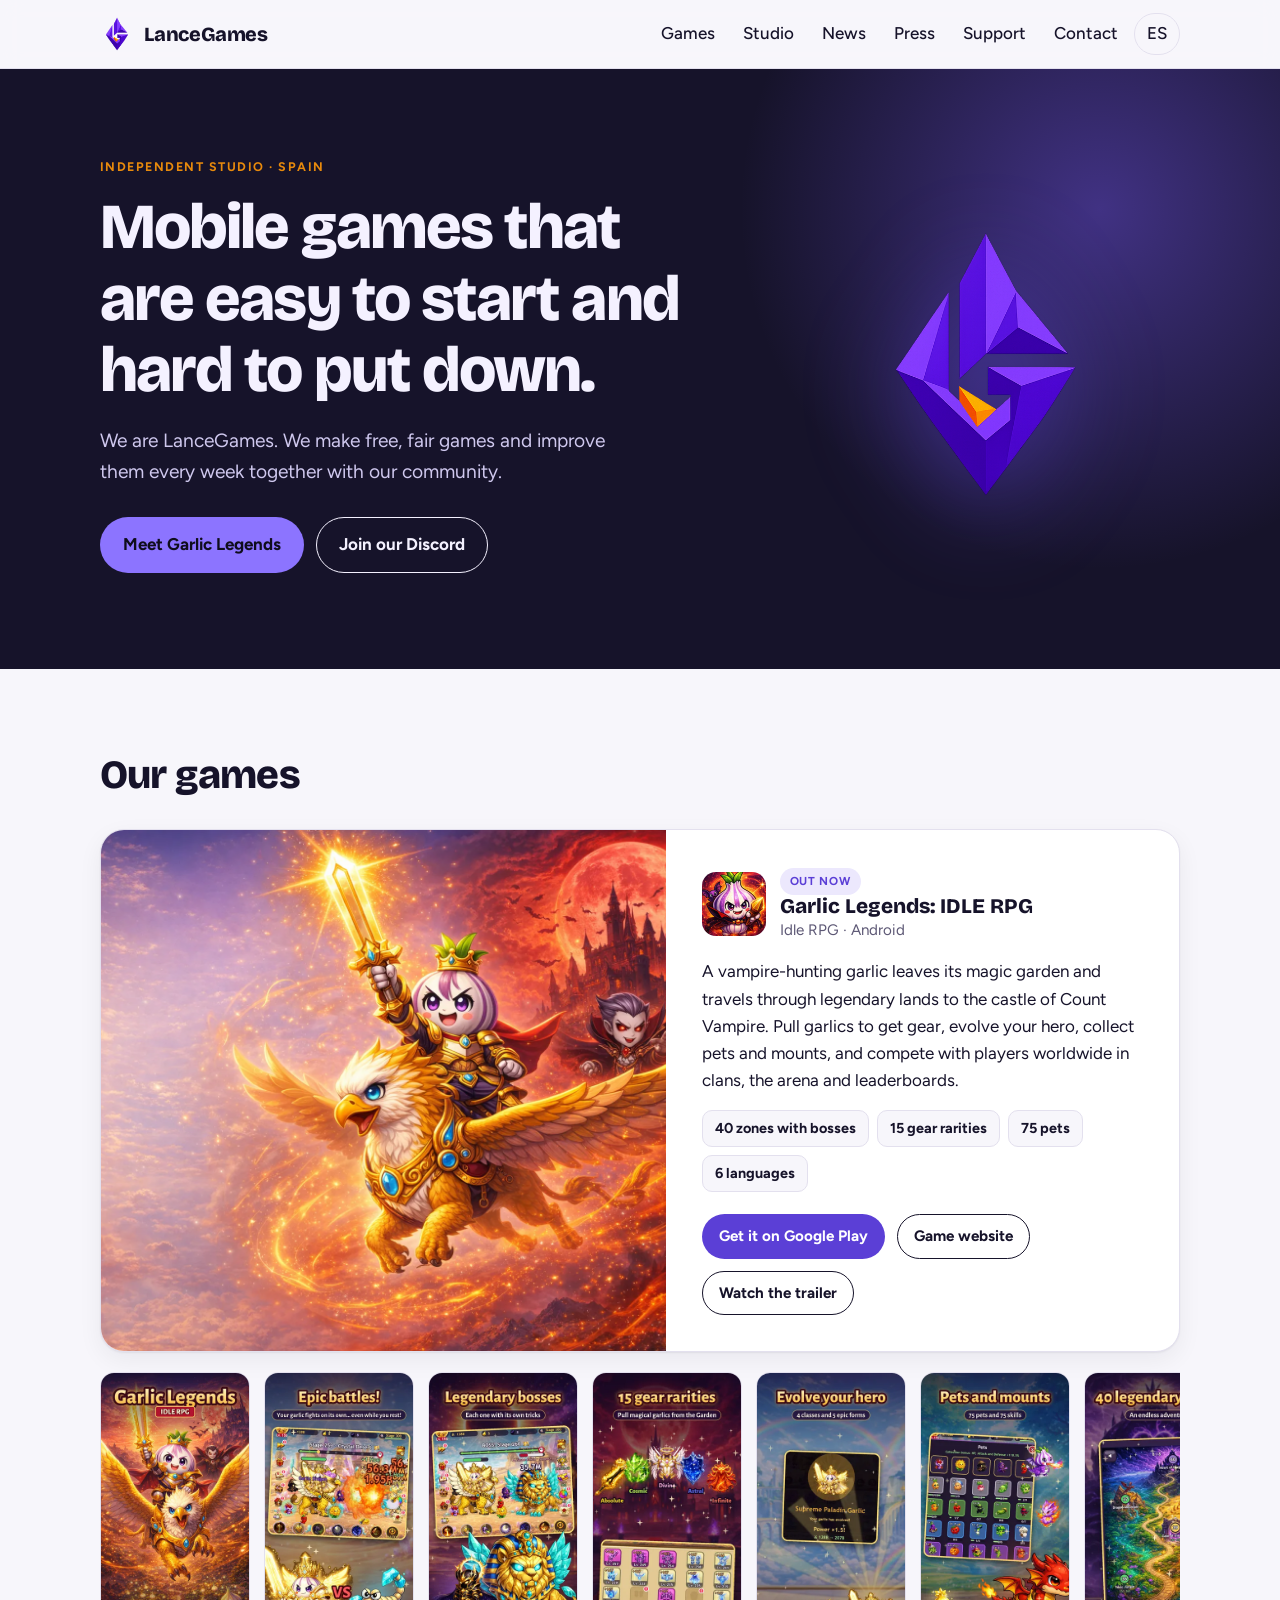
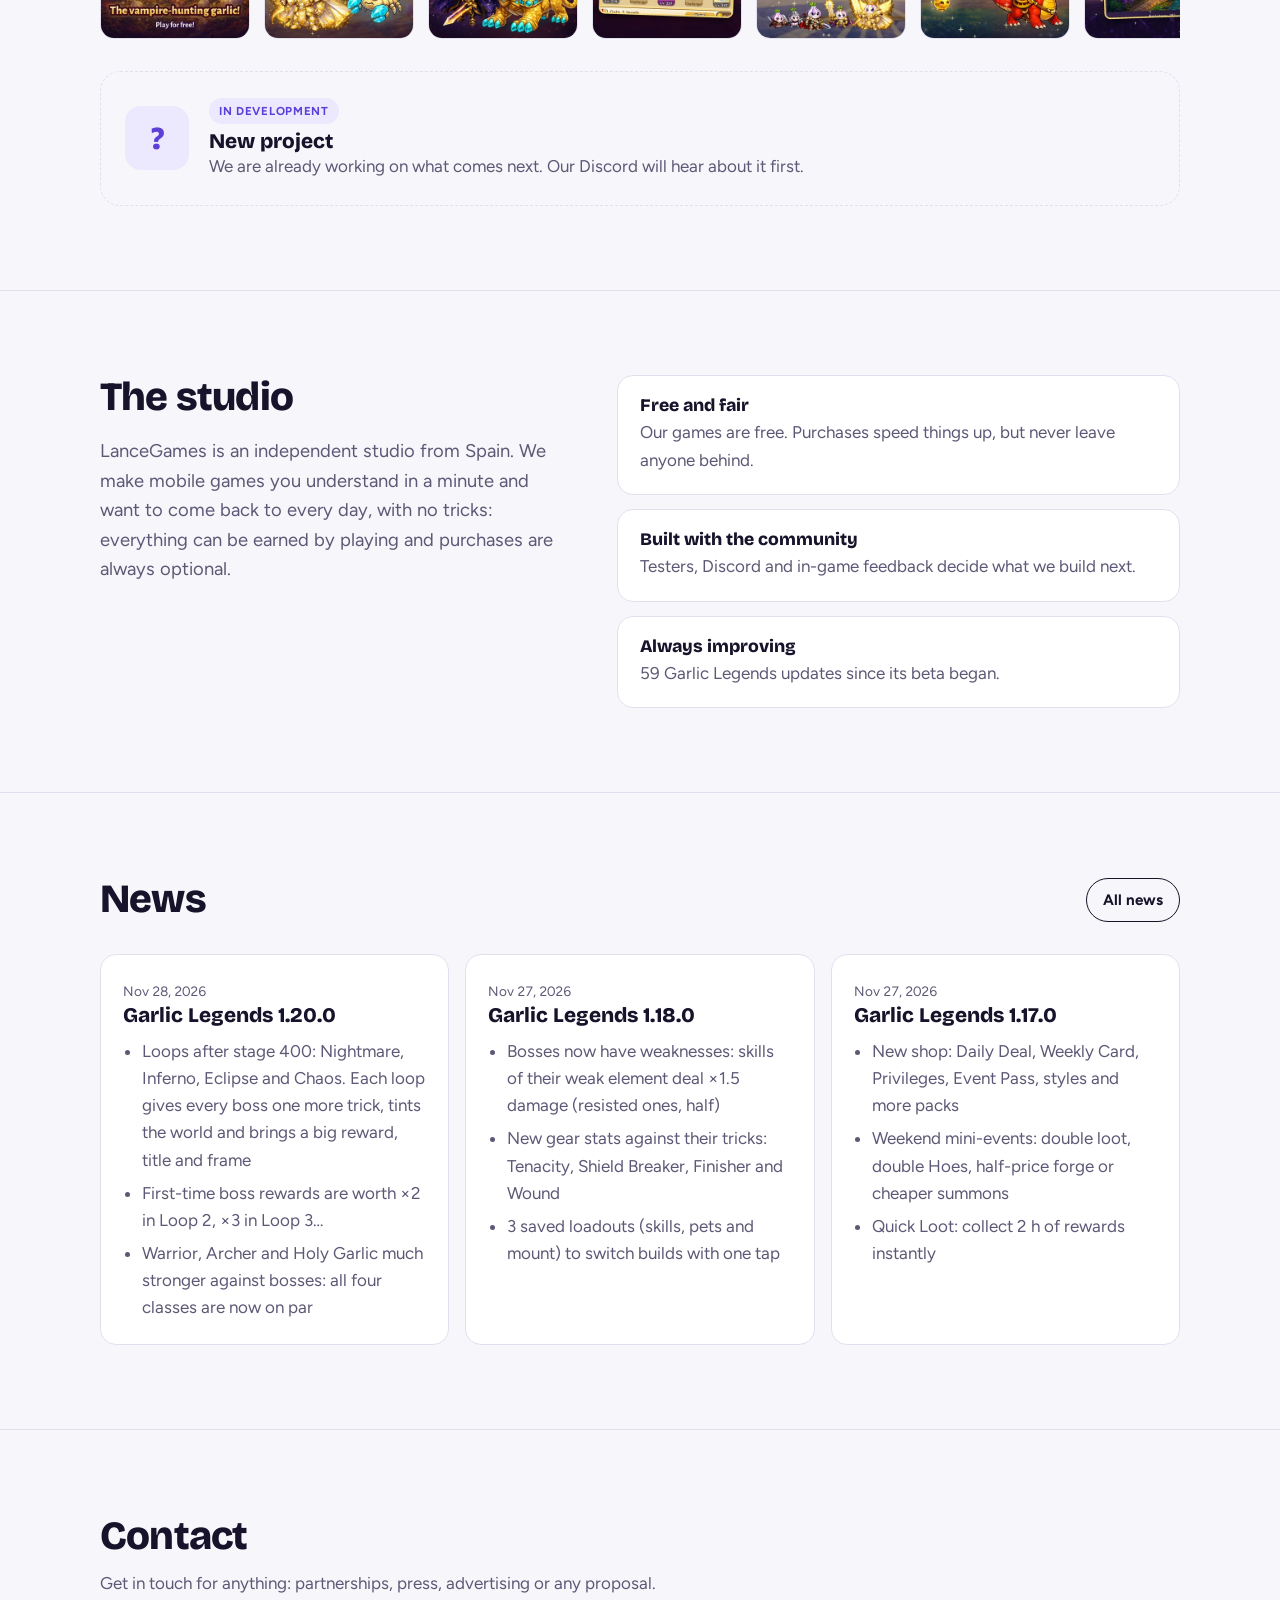
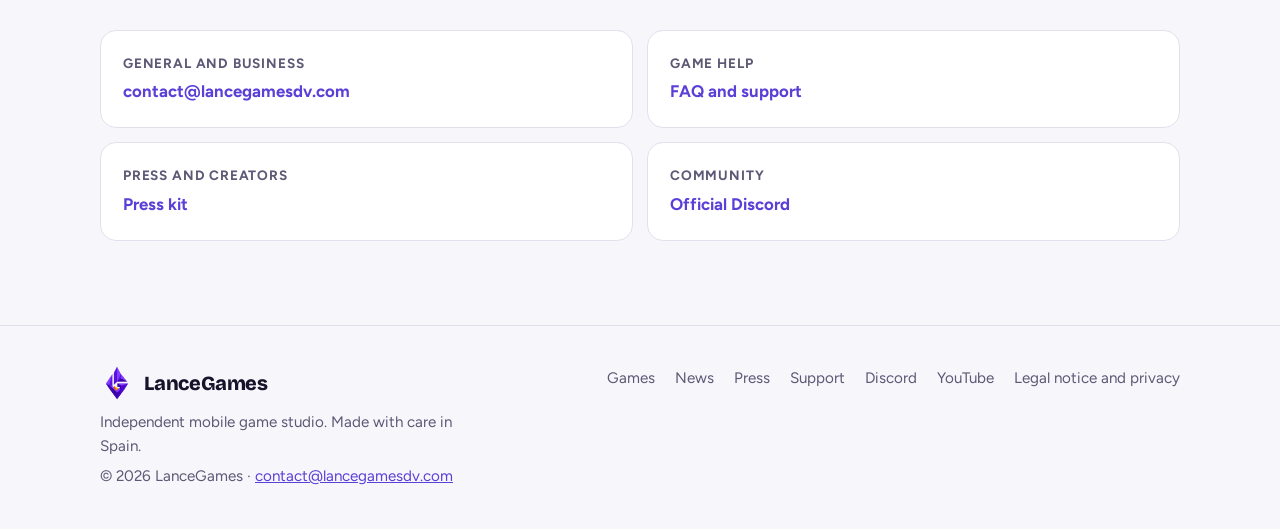
<file: index.html>
<!doctype html>
<html lang="es">
<head>
<meta charset="utf-8">
<meta name="viewport" content="width=device-width, initial-scale=1, viewport-fit=cover">
<meta http-equiv="Content-Security-Policy" content="default-src 'self'; script-src 'self' 'sha256-s/x+4pMxtFVkarsVXzCmoJb3IsAWhH6FkjPe5+Dxxl4='; style-src 'self' 'unsafe-inline'; img-src 'self' data:; font-src 'self'; connect-src 'self'; object-src 'none'; base-uri 'self'; form-action 'none'; upgrade-insecure-requests">
<meta name="referrer" content="strict-origin-when-cross-origin">
<title>LanceGames · Estudio independiente de videojuegos</title>
<meta name="description" content="LanceGames es un estudio independiente español que crea juegos para móvil gratis y justos. Nuestro primer juego es Garlic Legends: IDLE RPG.">
<link rel="canonical" href="https://lancegamesdv.com/"><link rel="alternate" hreflang="es" href="https://lancegamesdv.com/"><link rel="alternate" hreflang="en" href="https://lancegamesdv.com/en/"><link rel="alternate" hreflang="x-default" href="https://lancegamesdv.com/">
<meta property="og:type" content="website"><meta property="og:site_name" content="LanceGames">
<meta property="og:title" content="LanceGames · Estudio independiente de videojuegos"><meta property="og:description" content="LanceGames es un estudio independiente español que crea juegos para móvil gratis y justos. Nuestro primer juego es Garlic Legends: IDLE RPG.">
<meta property="og:url" content="https://lancegamesdv.com/"><meta property="og:image" content="https://lancegamesdv.com/assets/img/og.jpg">
<meta name="twitter:card" content="summary_large_image">
<meta name="theme-color" content="#16132a">
<link rel="icon" type="image/png" sizes="32x32" href="/favicon-32.png"><link rel="icon" type="image/png" sizes="192x192" href="/favicon-192.png">
<link rel="apple-touch-icon" href="/apple-touch-icon.png">
<link rel="preload" href="/assets/fonts/BricolageGrotesque-800-latin.woff2" as="font" type="font/woff2" crossorigin>
<link rel="stylesheet" href="/assets/site.css">
<script type="application/ld+json">{"@context": "https://schema.org", "@type": "Organization", "name": "LanceGames", "url": "https://lancegamesdv.com", "logo": "https://lancegamesdv.com/assets/img/logo.png", "email": "contact@lancegamesdv.com", "sameAs": ["https://discord.gg/Q7ATe9JPTj", "https://www.youtube.com/@LanceGamesDV"]}</script>
<script>(function(){try{if(localStorage.getItem('lang'))return}catch(e){}var l=(navigator.language||'es').toLowerCase();if(l.indexOf('es')!==0)location.replace('/en/')})();</script>
</head>
<body>
<a class="skip" href="#main">Saltar al contenido</a>
<header class="top"><div class="wrap">
  <a class="brand" href="/"><img src="/assets/img/logo-256.webp" alt="" width="34" height="34">LanceGames</a>
  <button class="menu-btn" type="button" aria-expanded="false" aria-controls="nav">Menú</button>
  <nav class="nav" id="nav" aria-label="Menú">
    <a href="/#juegos">Juegos</a>
    <a href="/#estudio">Estudio</a>
    <a href="/noticias/">Noticias</a>
    <a href="/prensa/">Prensa</a>
    <a href="/soporte/">Soporte</a>
    <a href="/#contacto">Contacto</a>
    <a class="lang" href="/en/" hreflang="en" data-lang-pick="en" lang="en">EN</a>
  </nav>
</div></header>
<main id="main">

<section class="hero"><div class="wrap">
  <div>
    <p class="eyebrow">Estudio independiente · España</p>
    <h1>Juegos para móvil fáciles de empezar y difíciles de soltar.</h1>
    <p class="lead">Somos LanceGames. Hacemos juegos gratis y justos, y los mejoramos cada semana junto a nuestra comunidad.</p>
    <div class="btns"><a class="btn primary" href="#juegos">Conoce Garlic Legends</a><a class="btn ghost" href="https://discord.gg/Q7ATe9JPTj">Únete al Discord</a></div>
  </div>
  <img class="mark" src="/assets/img/logo.png" alt="LanceGames" width="512" height="512">
</div></section>

<section class="block" id="juegos"><div class="wrap">
  <div class="head"><h2>Nuestros juegos</h2></div>
  <article class="game">
    <div class="art"><img src="/assets/img/gl-art.webp" alt="Garlic Legends: IDLE RPG" width="1600" height="1067"></div>
    <div class="info">
      <div class="title"><img src="/assets/img/gl-icon.webp" alt="" width="64" height="64"><div><span class="badge">Ya disponible</span><h3>Garlic Legends: IDLE RPG</h3><p class="genre">RPG idle · Android</p></div></div>
      <p>Un ajo cazavampiros sale de su huerto mágico y viaja por lugares de leyenda hasta el castillo del Conde Vampiro. Arranca ajos para conseguir equipo, evoluciona a tu héroe, colecciona mascotas y monturas, y compite con jugadores de todo el mundo en clanes, arena y clasificaciones.</p>
      <ul class="chips"><li>40 zonas con jefes</li><li>15 rarezas de equipo</li><li>75 mascotas</li><li>6 idiomas</li></ul>
      <div class="btns" style="margin-top:6px">
        <a class="btn primary small" href="https://play.google.com/store/apps/details?id=com.garliclegends.idlerpg">Descargar en Google Play</a>
        <a class="btn ghost small" href="/garlic-legends/">Web del juego</a>
        
        <a class="btn ghost small" href="https://youtu.be/VKciVVZRQVk">Ver el tráiler</a>
      </div>
    </div>
  </article>
  <div class="shots"><a href="/assets/img/shot-es-1.jpg"><img src="/assets/img/shot-es-1.webp" alt="Captura de Garlic Legends 1" width="360" height="640" loading="lazy"></a><a href="/assets/img/shot-es-2.jpg"><img src="/assets/img/shot-es-2.webp" alt="Captura de Garlic Legends 2" width="360" height="640" loading="lazy"></a><a href="/assets/img/shot-es-3.jpg"><img src="/assets/img/shot-es-3.webp" alt="Captura de Garlic Legends 3" width="360" height="640" loading="lazy"></a><a href="/assets/img/shot-es-4.jpg"><img src="/assets/img/shot-es-4.webp" alt="Captura de Garlic Legends 4" width="360" height="640" loading="lazy"></a><a href="/assets/img/shot-es-5.jpg"><img src="/assets/img/shot-es-5.webp" alt="Captura de Garlic Legends 5" width="360" height="640" loading="lazy"></a><a href="/assets/img/shot-es-6.jpg"><img src="/assets/img/shot-es-6.webp" alt="Captura de Garlic Legends 6" width="360" height="640" loading="lazy"></a><a href="/assets/img/shot-es-7.jpg"><img src="/assets/img/shot-es-7.webp" alt="Captura de Garlic Legends 7" width="360" height="640" loading="lazy"></a><a href="/assets/img/shot-es-8.jpg"><img src="/assets/img/shot-es-8.webp" alt="Captura de Garlic Legends 8" width="360" height="640" loading="lazy"></a></div>
  <div class="next"><div class="q" aria-hidden="true">?</div><div><span class="badge">En desarrollo</span><h3 style="margin-top:6px">Nuevo proyecto</h3><p>Ya estamos pensando en el siguiente. Lo contaremos primero en nuestro Discord.</p></div></div>
</div></section>

<section class="block" id="estudio"><div class="wrap studio">
  <div style="display:grid;gap:18px"><h2>El estudio</h2><p style="font-size:1.15rem;color:var(--muted)">LanceGames es un estudio independiente de España. Creamos juegos para móvil que se entienden en un minuto y que dan ganas de volver cada día, sin trampas: todo se puede conseguir jugando y las compras son siempre opcionales.</p></div>
  <div class="values"><div class="value"><h3>Gratis y justo</h3><p>Nuestros juegos son gratis. Lo que se compra adelanta, pero nunca deja a nadie fuera.</p></div><div class="value"><h3>Con la comunidad</h3><p>Probadores, Discord y comentarios desde el propio juego deciden qué hacemos después.</p></div><div class="value"><h3>Siempre mejorando</h3><p>59 actualizaciones de Garlic Legends desde que empezó su beta.</p></div></div>
</div></section>

<section class="block" id="noticias"><div class="wrap">
  <div class="head"><h2>Noticias</h2><a class="btn ghost small" href="/noticias/">Todas las noticias</a></div>
  <div class="news"><article class="post"><div><time datetime="2026-11-28">28 nov 2026</time><h3>Garlic Legends 1.20.0</h3></div><ul><li>Vueltas tras la etapa 400: Pesadilla, Infierno, Eclipse y Caos. Cada vuelta da a todos los jefes un truco más, tiñe el mundo de su color y trae un gran premio, título y marco propios</li><li>Los primeros premios de cada jefe valen ×2 en la Vuelta 2, ×3 en la 3…</li><li>Guerrero, Arquero y Ajo Sagrado, mucho más fuertes contra los jefes: ahora las cuatro clases están a la par</li></ul></article><article class="post"><div><time datetime="2026-11-27">27 nov 2026</time><h3>Garlic Legends 1.18.0</h3></div><ul><li>Los jefes tienen debilidades: las habilidades de su elemento débil hacen ×1,5 de daño (y las que resiste, la mitad)</li><li>Nuevas estadísticas del equipo contra sus trucos: Tenacidad, Rompeescudos, Remate y Herida</li><li>3 equipos guardados (habilidades, mascotas y montura) para cambiar de build con un toque</li></ul></article><article class="post"><div><time datetime="2026-11-27">27 nov 2026</time><h3>Garlic Legends 1.17.0</h3></div><ul><li>Tienda nueva: Oferta del día, tarjeta semanal, Privilegios, Pase del evento, estilos y más packs</li><li>Mini-eventos de fin de semana: botín doble, Azadas dobles, forja a mitad de precio o invocaciones rebajadas</li><li>Botín rápido: cobra 2 h de recompensas al momento</li></ul></article></div>
</div></section>

<section class="block" id="contacto"><div class="wrap">
  <div class="head"><div style="display:grid;gap:12px"><h2>Contacto</h2><p>Escríbenos para lo que necesites: colaboraciones, prensa, publicidad o cualquier propuesta.</p></div></div>
  <div class="contact"><a class="card-link" href="mailto:contact@lancegamesdv.com"><span>General y negocios</span><strong>contact@lancegamesdv.com</strong></a><a class="card-link" href="/soporte/"><span>Ayuda con el juego</span><strong>Preguntas frecuentes y soporte</strong></a><a class="card-link" href="/prensa/"><span>Prensa y creadores</span><strong>Kit de prensa</strong></a><a class="card-link" href="https://discord.gg/Q7ATe9JPTj"><span>Comunidad</span><strong>Discord oficial</strong></a></div>
</div></section>

</main>
<footer><div class="wrap">
  <div><a class="brand" href="/"><img src="/assets/img/logo-256.webp" alt="" width="34" height="34">LanceGames</a>
  <p style="margin-top:10px">Estudio independiente de videojuegos para móvil. Hecho con cariño en España.</p>
  <p style="margin-top:6px">© 2026 LanceGames · <a href="mailto:contact@lancegamesdv.com">contact@lancegamesdv.com</a></p></div>
  <nav aria-label="footer"><a href="/#juegos">Juegos</a><a href="/noticias/">Noticias</a><a href="/prensa/">Prensa</a><a href="/soporte/">Soporte</a><a href="https://discord.gg/Q7ATe9JPTj">Discord</a><a href="https://www.youtube.com/@LanceGamesDV">YouTube</a><a href="/legal/">Aviso legal y privacidad</a></nav>
</div></footer>
<script src="/assets/site.js" defer></script>
</body>
</html>
</file>
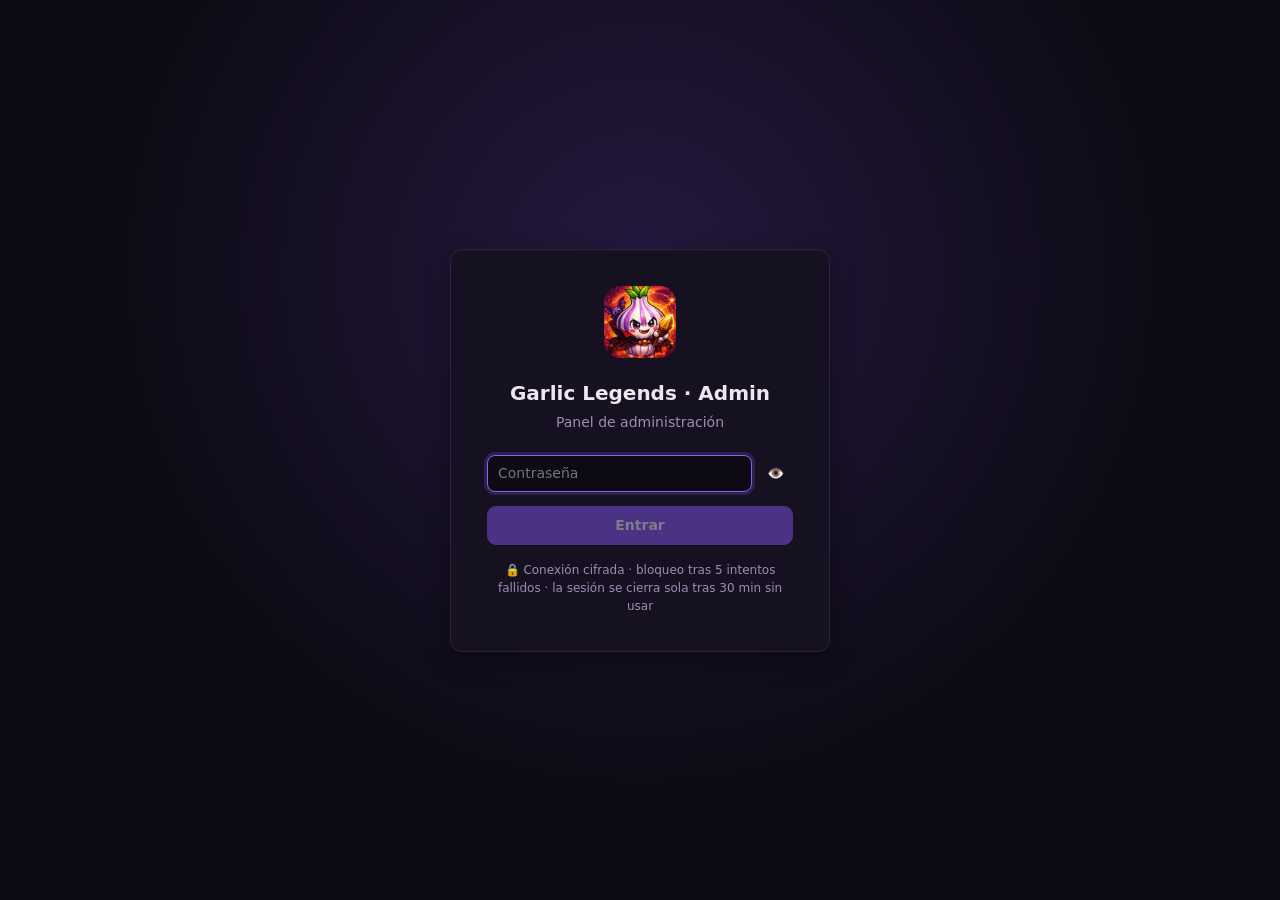
<file: admin/index.html>
<!doctype html>
<html lang="es">
  <head>
    <meta charset="UTF-8" />
    <meta name="viewport" content="width=device-width, initial-scale=1.0" />
    <meta name="robots" content="noindex, nofollow" />
    <meta name="referrer" content="no-referrer" />
    <meta
      http-equiv="Content-Security-Policy"
      content="default-src 'self'; script-src 'self'; style-src 'self' 'unsafe-inline' https://fonts.googleapis.com; font-src https://fonts.gstatic.com; img-src 'self' data: blob:; connect-src 'self' https://europe-west1-garlic-legends.cloudfunctions.net ws://localhost:5180; object-src 'none'; base-uri 'none'; form-action 'none'"
    />
    <title>Garlic Legends · Admin</title>
    <link rel="icon" href="/favicon.ico" />
    <link rel="preconnect" href="https://fonts.googleapis.com" />
    <link rel="preconnect" href="https://fonts.gstatic.com" crossorigin />
    <link href="https://fonts.googleapis.com/css2?family=Inter:wght@400;500;600;700&family=JetBrains+Mono:wght@400;600&display=swap" rel="stylesheet" />
    <script type="module" crossorigin src="/admin/assets/index-VUyp8KnZ.js"></script>
    <link rel="stylesheet" crossorigin href="/admin/assets/index-D6FhjSGN.css">
  </head>
  <body>
    <div id="app"></div>
  </body>
</html>
</file>
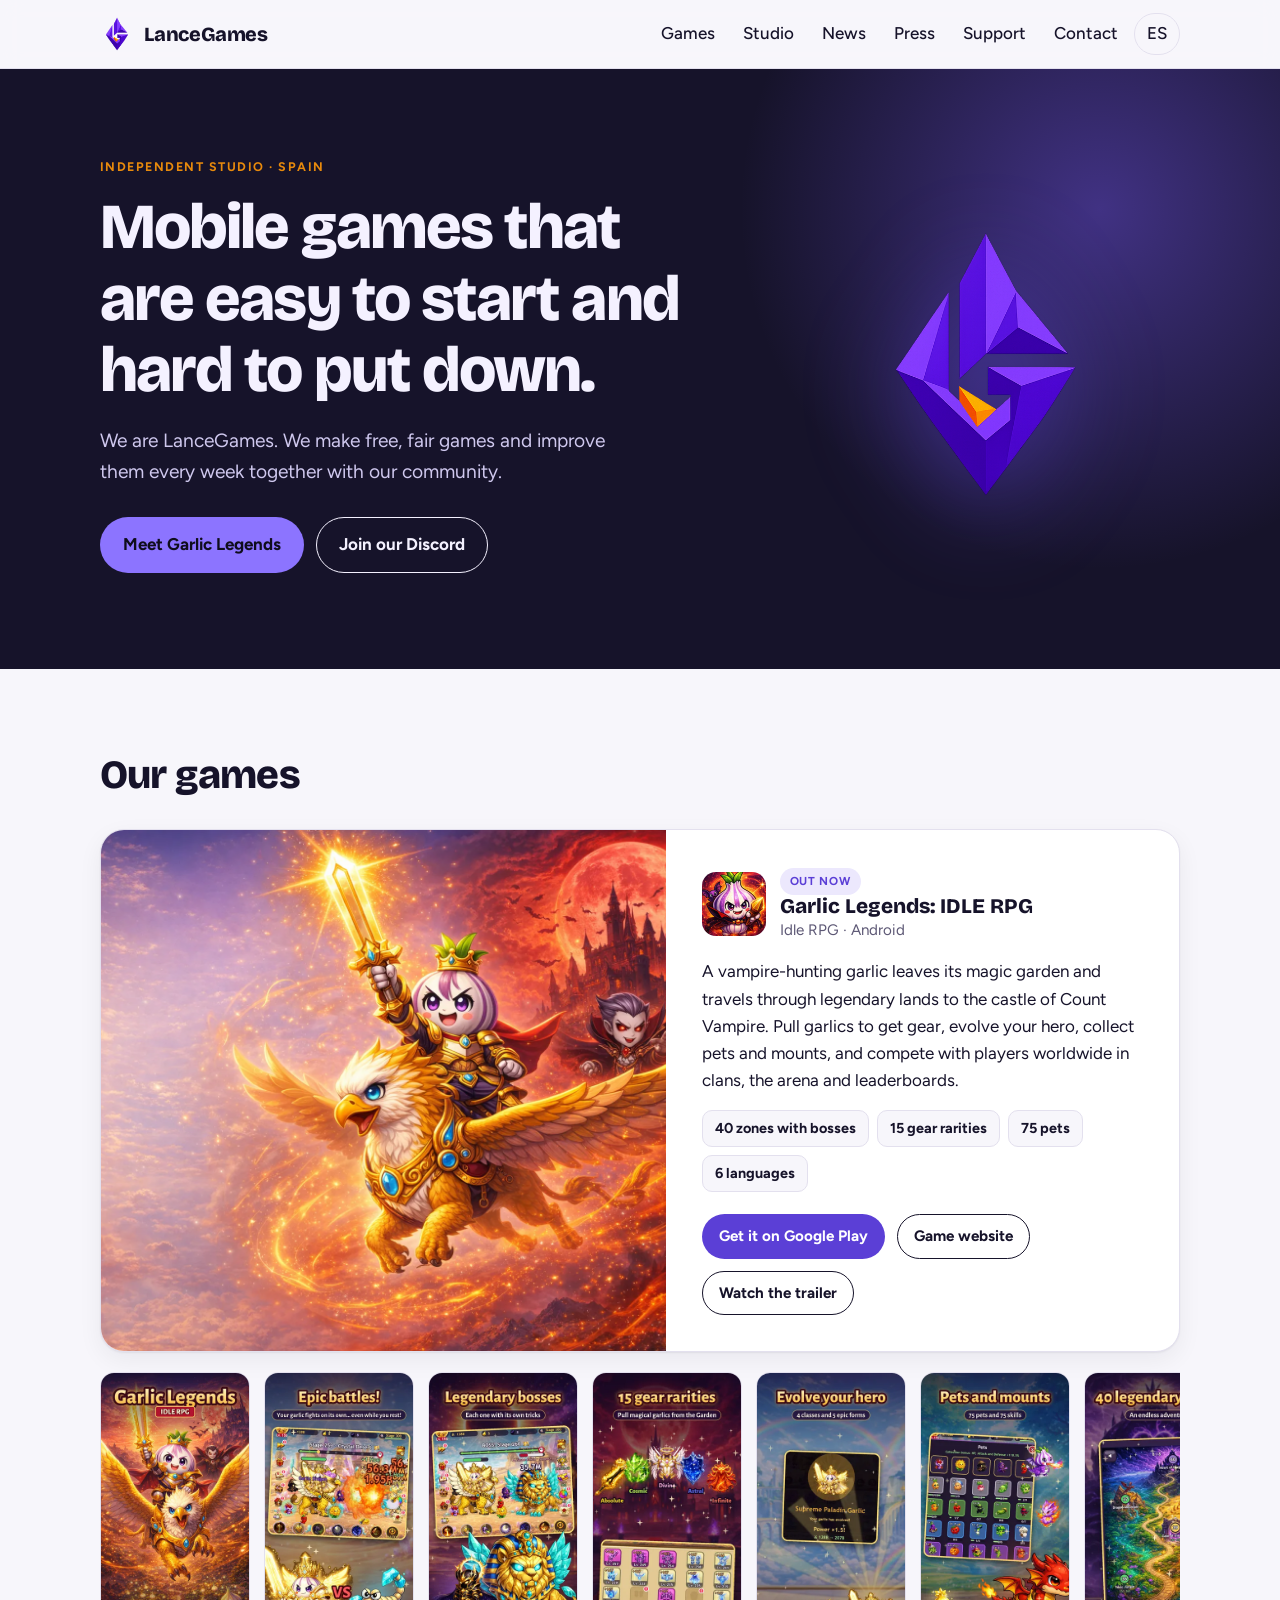
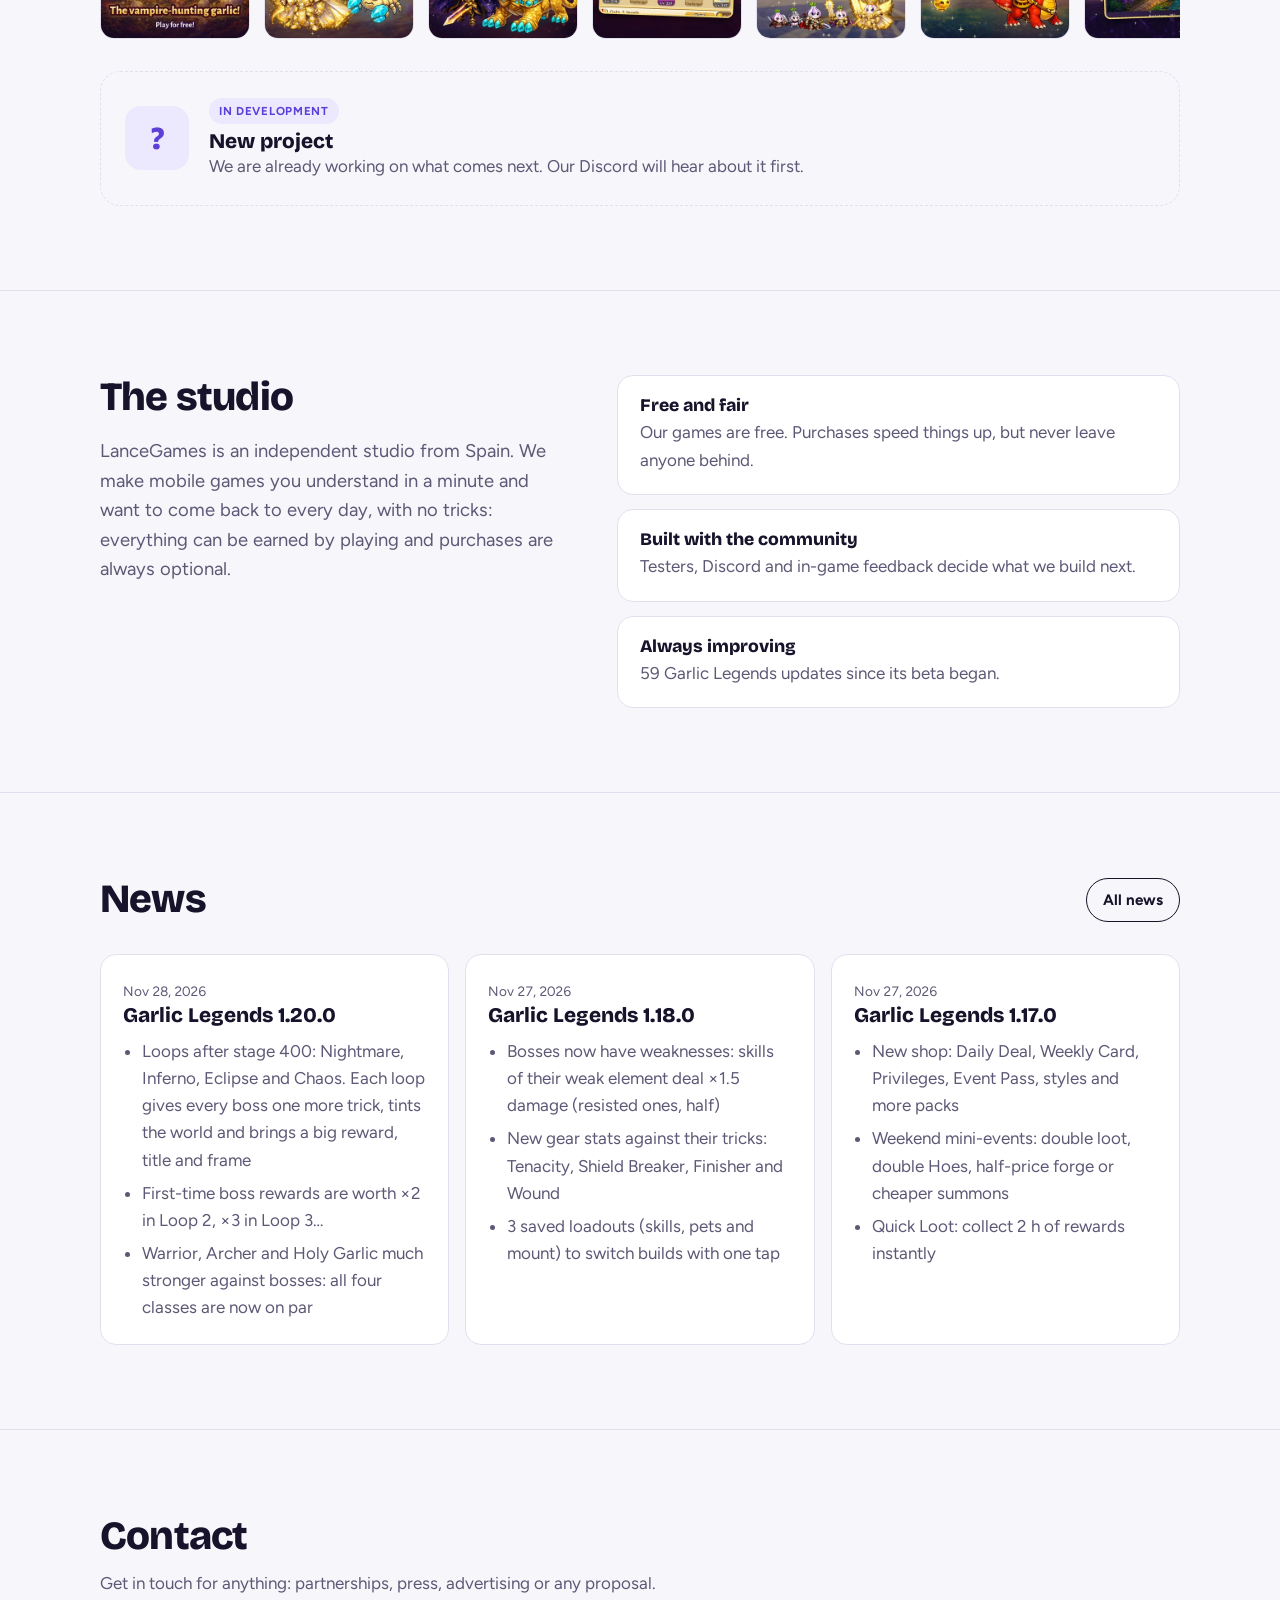
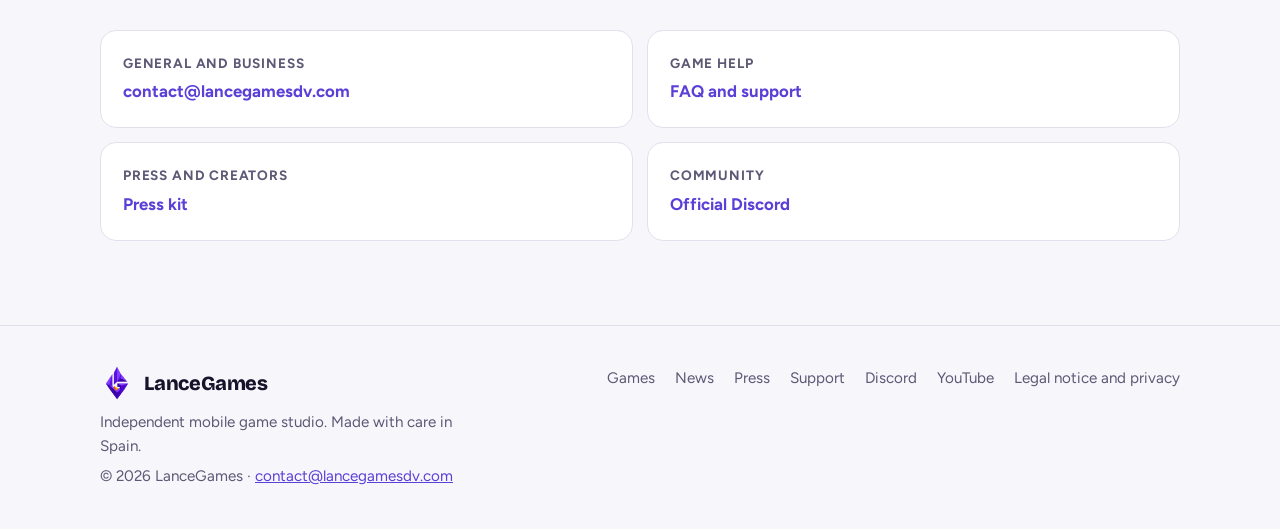
<file: en/index.html>
<!doctype html>
<html lang="en">
<head>
<meta charset="utf-8">
<meta name="viewport" content="width=device-width, initial-scale=1, viewport-fit=cover">
<meta http-equiv="Content-Security-Policy" content="default-src 'self'; script-src 'self' 'sha256-s/x+4pMxtFVkarsVXzCmoJb3IsAWhH6FkjPe5+Dxxl4='; style-src 'self' 'unsafe-inline'; img-src 'self' data:; font-src 'self'; connect-src 'self'; object-src 'none'; base-uri 'self'; form-action 'none'; upgrade-insecure-requests">
<meta name="referrer" content="strict-origin-when-cross-origin">
<title>LanceGames · Independent game studio</title>
<meta name="description" content="LanceGames is an independent Spanish studio making free, fair mobile games. Our first game is Garlic Legends: IDLE RPG.">
<link rel="canonical" href="https://lancegamesdv.com/en/"><link rel="alternate" hreflang="es" href="https://lancegamesdv.com/"><link rel="alternate" hreflang="en" href="https://lancegamesdv.com/en/"><link rel="alternate" hreflang="x-default" href="https://lancegamesdv.com/">
<meta property="og:type" content="website"><meta property="og:site_name" content="LanceGames">
<meta property="og:title" content="LanceGames · Independent game studio"><meta property="og:description" content="LanceGames is an independent Spanish studio making free, fair mobile games. Our first game is Garlic Legends: IDLE RPG.">
<meta property="og:url" content="https://lancegamesdv.com/en/"><meta property="og:image" content="https://lancegamesdv.com/assets/img/og.jpg">
<meta name="twitter:card" content="summary_large_image">
<meta name="theme-color" content="#16132a">
<link rel="icon" type="image/png" sizes="32x32" href="/favicon-32.png"><link rel="icon" type="image/png" sizes="192x192" href="/favicon-192.png">
<link rel="apple-touch-icon" href="/apple-touch-icon.png">
<link rel="preload" href="/assets/fonts/BricolageGrotesque-800-latin.woff2" as="font" type="font/woff2" crossorigin>
<link rel="stylesheet" href="/assets/site.css">
<script type="application/ld+json">{"@context": "https://schema.org", "@type": "Organization", "name": "LanceGames", "url": "https://lancegamesdv.com", "logo": "https://lancegamesdv.com/assets/img/logo.png", "email": "contact@lancegamesdv.com", "sameAs": ["https://discord.gg/Q7ATe9JPTj", "https://www.youtube.com/@LanceGamesDV"]}</script>

</head>
<body>
<a class="skip" href="#main">Skip to content</a>
<header class="top"><div class="wrap">
  <a class="brand" href="/en/"><img src="/assets/img/logo-256.webp" alt="" width="34" height="34">LanceGames</a>
  <button class="menu-btn" type="button" aria-expanded="false" aria-controls="nav">Menu</button>
  <nav class="nav" id="nav" aria-label="Menu">
    <a href="/en/#games">Games</a>
    <a href="/en/#studio">Studio</a>
    <a href="/en/news/">News</a>
    <a href="/en/press/">Press</a>
    <a href="/en/support/">Support</a>
    <a href="/en/#contact">Contact</a>
    <a class="lang" href="/" hreflang="es" data-lang-pick="es" lang="es">ES</a>
  </nav>
</div></header>
<main id="main">

<section class="hero"><div class="wrap">
  <div>
    <p class="eyebrow">Independent studio · Spain</p>
    <h1>Mobile games that are easy to start and hard to put down.</h1>
    <p class="lead">We are LanceGames. We make free, fair games and improve them every week together with our community.</p>
    <div class="btns"><a class="btn primary" href="#games">Meet Garlic Legends</a><a class="btn ghost" href="https://discord.gg/Q7ATe9JPTj">Join our Discord</a></div>
  </div>
  <img class="mark" src="/assets/img/logo.png" alt="LanceGames" width="512" height="512">
</div></section>

<section class="block" id="games"><div class="wrap">
  <div class="head"><h2>Our games</h2></div>
  <article class="game">
    <div class="art"><img src="/assets/img/gl-art.webp" alt="Garlic Legends: IDLE RPG" width="1600" height="1067"></div>
    <div class="info">
      <div class="title"><img src="/assets/img/gl-icon.webp" alt="" width="64" height="64"><div><span class="badge">Out now</span><h3>Garlic Legends: IDLE RPG</h3><p class="genre">Idle RPG · Android</p></div></div>
      <p>A vampire-hunting garlic leaves its magic garden and travels through legendary lands to the castle of Count Vampire. Pull garlics to get gear, evolve your hero, collect pets and mounts, and compete with players worldwide in clans, the arena and leaderboards.</p>
      <ul class="chips"><li>40 zones with bosses</li><li>15 gear rarities</li><li>75 pets</li><li>6 languages</li></ul>
      <div class="btns" style="margin-top:6px">
        <a class="btn primary small" href="https://play.google.com/store/apps/details?id=com.garliclegends.idlerpg">Get it on Google Play</a>
        <a class="btn ghost small" href="/garlic-legends/">Game website</a>
        
        <a class="btn ghost small" href="https://youtu.be/jkQUY1aojFM">Watch the trailer</a>
      </div>
    </div>
  </article>
  <div class="shots"><a href="/assets/img/shot-en-1.jpg"><img src="/assets/img/shot-en-1.webp" alt="Garlic Legends screenshot 1" width="360" height="640" loading="lazy"></a><a href="/assets/img/shot-en-2.jpg"><img src="/assets/img/shot-en-2.webp" alt="Garlic Legends screenshot 2" width="360" height="640" loading="lazy"></a><a href="/assets/img/shot-en-3.jpg"><img src="/assets/img/shot-en-3.webp" alt="Garlic Legends screenshot 3" width="360" height="640" loading="lazy"></a><a href="/assets/img/shot-en-4.jpg"><img src="/assets/img/shot-en-4.webp" alt="Garlic Legends screenshot 4" width="360" height="640" loading="lazy"></a><a href="/assets/img/shot-en-5.jpg"><img src="/assets/img/shot-en-5.webp" alt="Garlic Legends screenshot 5" width="360" height="640" loading="lazy"></a><a href="/assets/img/shot-en-6.jpg"><img src="/assets/img/shot-en-6.webp" alt="Garlic Legends screenshot 6" width="360" height="640" loading="lazy"></a><a href="/assets/img/shot-en-7.jpg"><img src="/assets/img/shot-en-7.webp" alt="Garlic Legends screenshot 7" width="360" height="640" loading="lazy"></a><a href="/assets/img/shot-en-8.jpg"><img src="/assets/img/shot-en-8.webp" alt="Garlic Legends screenshot 8" width="360" height="640" loading="lazy"></a></div>
  <div class="next"><div class="q" aria-hidden="true">?</div><div><span class="badge">In development</span><h3 style="margin-top:6px">New project</h3><p>We are already working on what comes next. Our Discord will hear about it first.</p></div></div>
</div></section>

<section class="block" id="studio"><div class="wrap studio">
  <div style="display:grid;gap:18px"><h2>The studio</h2><p style="font-size:1.15rem;color:var(--muted)">LanceGames is an independent studio from Spain. We make mobile games you understand in a minute and want to come back to every day, with no tricks: everything can be earned by playing and purchases are always optional.</p></div>
  <div class="values"><div class="value"><h3>Free and fair</h3><p>Our games are free. Purchases speed things up, but never leave anyone behind.</p></div><div class="value"><h3>Built with the community</h3><p>Testers, Discord and in-game feedback decide what we build next.</p></div><div class="value"><h3>Always improving</h3><p>59 Garlic Legends updates since its beta began.</p></div></div>
</div></section>

<section class="block" id="news"><div class="wrap">
  <div class="head"><h2>News</h2><a class="btn ghost small" href="/en/news/">All news</a></div>
  <div class="news"><article class="post"><div><time datetime="2026-11-28">Nov 28, 2026</time><h3>Garlic Legends 1.20.0</h3></div><ul><li>Loops after stage 400: Nightmare, Inferno, Eclipse and Chaos. Each loop gives every boss one more trick, tints the world and brings a big reward, title and frame</li><li>First-time boss rewards are worth ×2 in Loop 2, ×3 in Loop 3…</li><li>Warrior, Archer and Holy Garlic much stronger against bosses: all four classes are now on par</li></ul></article><article class="post"><div><time datetime="2026-11-27">Nov 27, 2026</time><h3>Garlic Legends 1.18.0</h3></div><ul><li>Bosses now have weaknesses: skills of their weak element deal ×1.5 damage (resisted ones, half)</li><li>New gear stats against their tricks: Tenacity, Shield Breaker, Finisher and Wound</li><li>3 saved loadouts (skills, pets and mount) to switch builds with one tap</li></ul></article><article class="post"><div><time datetime="2026-11-27">Nov 27, 2026</time><h3>Garlic Legends 1.17.0</h3></div><ul><li>New shop: Daily Deal, Weekly Card, Privileges, Event Pass, styles and more packs</li><li>Weekend mini-events: double loot, double Hoes, half-price forge or cheaper summons</li><li>Quick Loot: collect 2 h of rewards instantly</li></ul></article></div>
</div></section>

<section class="block" id="contact"><div class="wrap">
  <div class="head"><div style="display:grid;gap:12px"><h2>Contact</h2><p>Get in touch for anything: partnerships, press, advertising or any proposal.</p></div></div>
  <div class="contact"><a class="card-link" href="mailto:contact@lancegamesdv.com"><span>General and business</span><strong>contact@lancegamesdv.com</strong></a><a class="card-link" href="/en/support/"><span>Game help</span><strong>FAQ and support</strong></a><a class="card-link" href="/en/press/"><span>Press and creators</span><strong>Press kit</strong></a><a class="card-link" href="https://discord.gg/Q7ATe9JPTj"><span>Community</span><strong>Official Discord</strong></a></div>
</div></section>

</main>
<footer><div class="wrap">
  <div><a class="brand" href="/en/"><img src="/assets/img/logo-256.webp" alt="" width="34" height="34">LanceGames</a>
  <p style="margin-top:10px">Independent mobile game studio. Made with care in Spain.</p>
  <p style="margin-top:6px">© 2026 LanceGames · <a href="mailto:contact@lancegamesdv.com">contact@lancegamesdv.com</a></p></div>
  <nav aria-label="footer"><a href="/en/#games">Games</a><a href="/en/news/">News</a><a href="/en/press/">Press</a><a href="/en/support/">Support</a><a href="https://discord.gg/Q7ATe9JPTj">Discord</a><a href="https://www.youtube.com/@LanceGamesDV">YouTube</a><a href="/en/legal/">Legal notice and privacy</a></nav>
</div></footer>
<script src="/assets/site.js" defer></script>
</body>
</html>
</file>
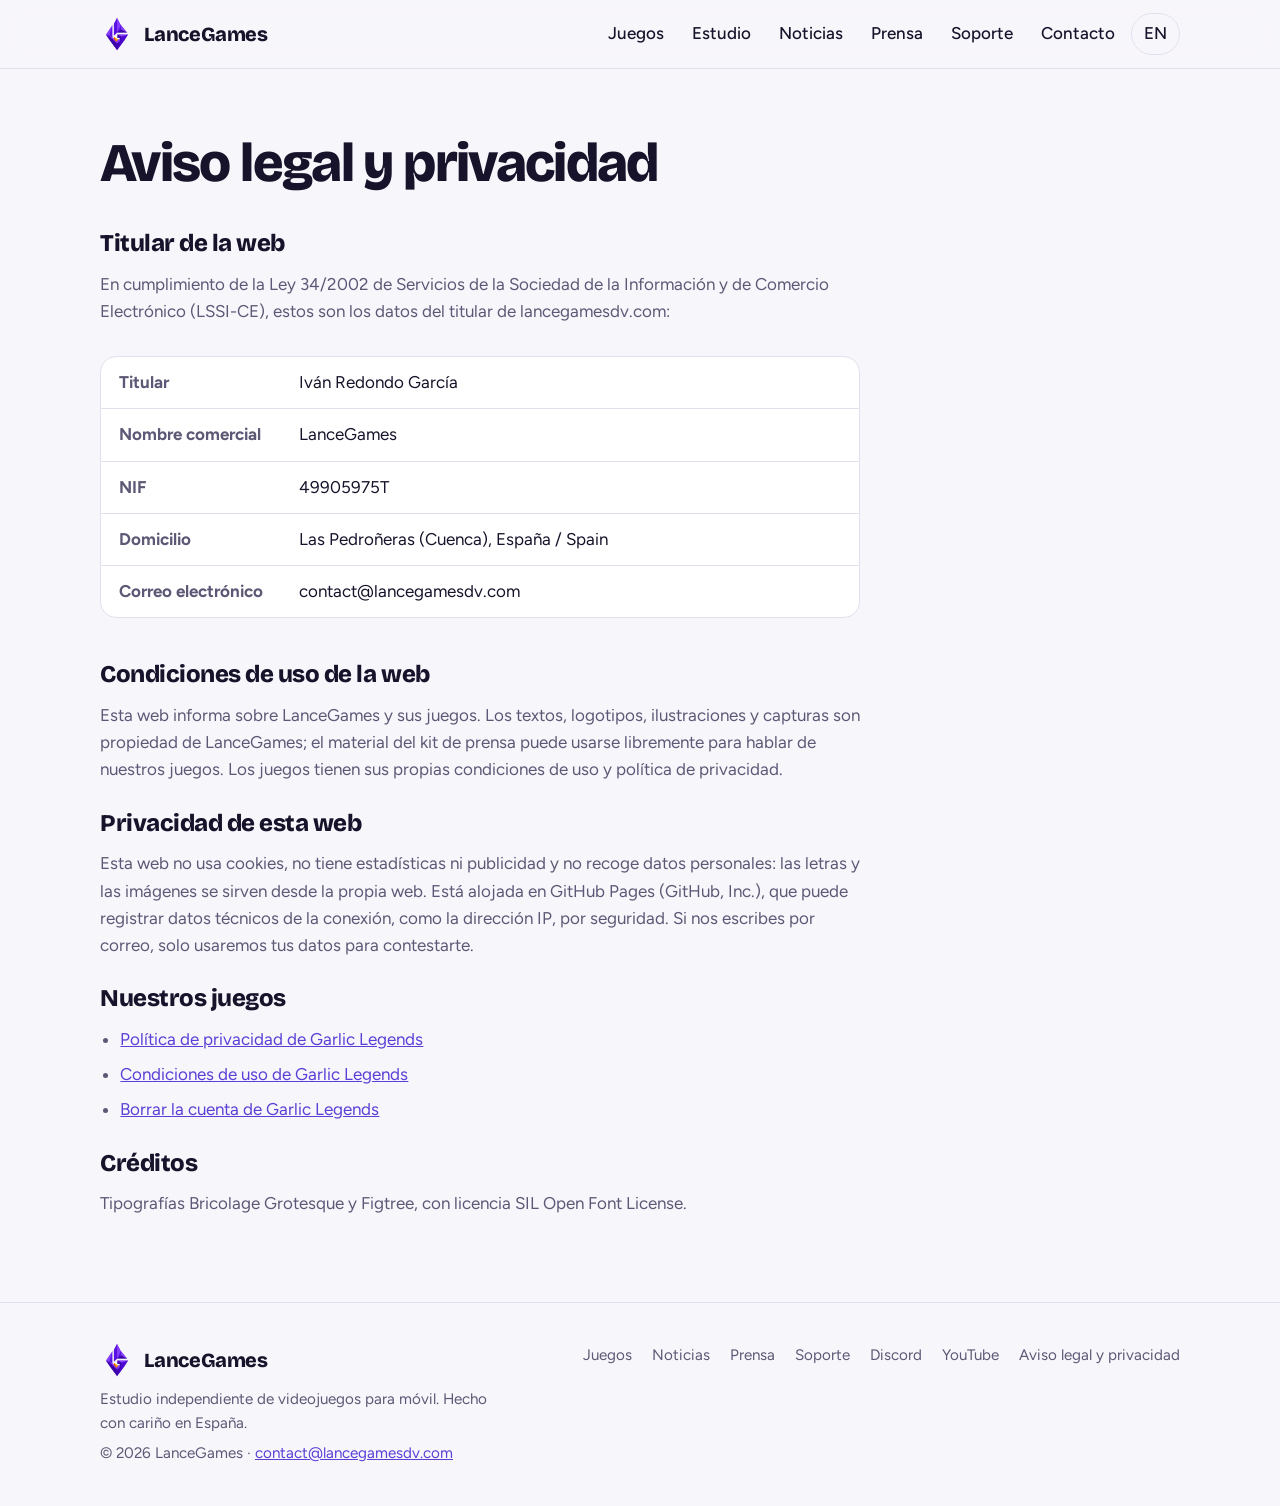
<file: legal/index.html>
<!doctype html>
<html lang="es">
<head>
<meta charset="utf-8">
<meta name="viewport" content="width=device-width, initial-scale=1, viewport-fit=cover">
<meta http-equiv="Content-Security-Policy" content="default-src 'self'; script-src 'self' 'sha256-s/x+4pMxtFVkarsVXzCmoJb3IsAWhH6FkjPe5+Dxxl4='; style-src 'self' 'unsafe-inline'; img-src 'self' data:; font-src 'self'; connect-src 'self'; object-src 'none'; base-uri 'self'; form-action 'none'; upgrade-insecure-requests">
<meta name="referrer" content="strict-origin-when-cross-origin">
<title>Aviso legal y privacidad · LanceGames</title>
<meta name="description" content="Aviso legal, privacidad de esta web y créditos de LanceGames.">
<link rel="canonical" href="https://lancegamesdv.com/legal/"><link rel="alternate" hreflang="es" href="https://lancegamesdv.com/legal/"><link rel="alternate" hreflang="en" href="https://lancegamesdv.com/en/legal/"><link rel="alternate" hreflang="x-default" href="https://lancegamesdv.com/legal/">
<meta property="og:type" content="website"><meta property="og:site_name" content="LanceGames">
<meta property="og:title" content="Aviso legal y privacidad · LanceGames"><meta property="og:description" content="Aviso legal, privacidad de esta web y créditos de LanceGames.">
<meta property="og:url" content="https://lancegamesdv.com/legal/"><meta property="og:image" content="https://lancegamesdv.com/assets/img/og.jpg">
<meta name="twitter:card" content="summary_large_image">
<meta name="theme-color" content="#16132a">
<link rel="icon" type="image/png" sizes="32x32" href="/favicon-32.png"><link rel="icon" type="image/png" sizes="192x192" href="/favicon-192.png">
<link rel="apple-touch-icon" href="/apple-touch-icon.png">
<link rel="preload" href="/assets/fonts/BricolageGrotesque-800-latin.woff2" as="font" type="font/woff2" crossorigin>
<link rel="stylesheet" href="/assets/site.css">
<script type="application/ld+json">{"@context": "https://schema.org", "@type": "Organization", "name": "LanceGames", "url": "https://lancegamesdv.com", "logo": "https://lancegamesdv.com/assets/img/logo.png", "email": "contact@lancegamesdv.com", "sameAs": ["https://discord.gg/Q7ATe9JPTj", "https://www.youtube.com/@LanceGamesDV"]}</script>

</head>
<body>
<a class="skip" href="#main">Saltar al contenido</a>
<header class="top"><div class="wrap">
  <a class="brand" href="/"><img src="/assets/img/logo-256.webp" alt="" width="34" height="34">LanceGames</a>
  <button class="menu-btn" type="button" aria-expanded="false" aria-controls="nav">Menú</button>
  <nav class="nav" id="nav" aria-label="Menú">
    <a href="/#juegos">Juegos</a>
    <a href="/#estudio">Estudio</a>
    <a href="/noticias/">Noticias</a>
    <a href="/prensa/">Prensa</a>
    <a href="/soporte/">Soporte</a>
    <a href="/#contacto">Contacto</a>
    <a class="lang" href="/en/legal/" hreflang="en" data-lang-pick="en" lang="en">EN</a>
  </nav>
</div></header>
<main id="main">
<div class="wrap"><div class="page-head"><h1>Aviso legal y privacidad</h1></div>
<div class="page"><div class="prose">
<h2>Titular de la web</h2><p>En cumplimiento de la Ley 34/2002 de Servicios de la Sociedad de la Información y de Comercio Electrónico (LSSI-CE), estos son los datos del titular de lancegamesdv.com:</p><dl class="facts" style="color:var(--ink)"><dt>Titular</dt><dd>Iván Redondo García</dd><dt>Nombre comercial</dt><dd>LanceGames</dd><dt>NIF</dt><dd>49905975T</dd><dt>Domicilio</dt><dd>Las Pedroñeras (Cuenca), España / Spain</dd><dt>Correo electrónico</dt><dd>contact@lancegamesdv.com</dd></dl>
<h2>Condiciones de uso de la web</h2><p>Esta web informa sobre LanceGames y sus juegos. Los textos, logotipos, ilustraciones y capturas son propiedad de LanceGames; el material del kit de prensa puede usarse libremente para hablar de nuestros juegos. Los juegos tienen sus propias condiciones de uso y política de privacidad.</p>
<h2>Privacidad de esta web</h2><p>Esta web no usa cookies, no tiene estadísticas ni publicidad y no recoge datos personales: las letras y las imágenes se sirven desde la propia web. Está alojada en GitHub Pages (GitHub, Inc.), que puede registrar datos técnicos de la conexión, como la dirección IP, por seguridad. Si nos escribes por correo, solo usaremos tus datos para contestarte.</p>
<h2>Nuestros juegos</h2><ul class="feat"><li><a href="/garlic-legends/privacy.html">Política de privacidad de Garlic Legends</a></li><li><a href="/garlic-legends/terms.html">Condiciones de uso de Garlic Legends</a></li><li><a href="/garlic-legends/delete-account.html">Borrar la cuenta de Garlic Legends</a></li></ul>
<h2>Créditos</h2><p>Tipografías Bricolage Grotesque y Figtree, con licencia SIL Open Font License.</p>
</div></div></div>
</main>
<footer><div class="wrap">
  <div><a class="brand" href="/"><img src="/assets/img/logo-256.webp" alt="" width="34" height="34">LanceGames</a>
  <p style="margin-top:10px">Estudio independiente de videojuegos para móvil. Hecho con cariño en España.</p>
  <p style="margin-top:6px">© 2026 LanceGames · <a href="mailto:contact@lancegamesdv.com">contact@lancegamesdv.com</a></p></div>
  <nav aria-label="footer"><a href="/#juegos">Juegos</a><a href="/noticias/">Noticias</a><a href="/prensa/">Prensa</a><a href="/soporte/">Soporte</a><a href="https://discord.gg/Q7ATe9JPTj">Discord</a><a href="https://www.youtube.com/@LanceGamesDV">YouTube</a><a href="/legal/">Aviso legal y privacidad</a></nav>
</div></footer>
<script src="/assets/site.js" defer></script>
</body>
</html>
</file>
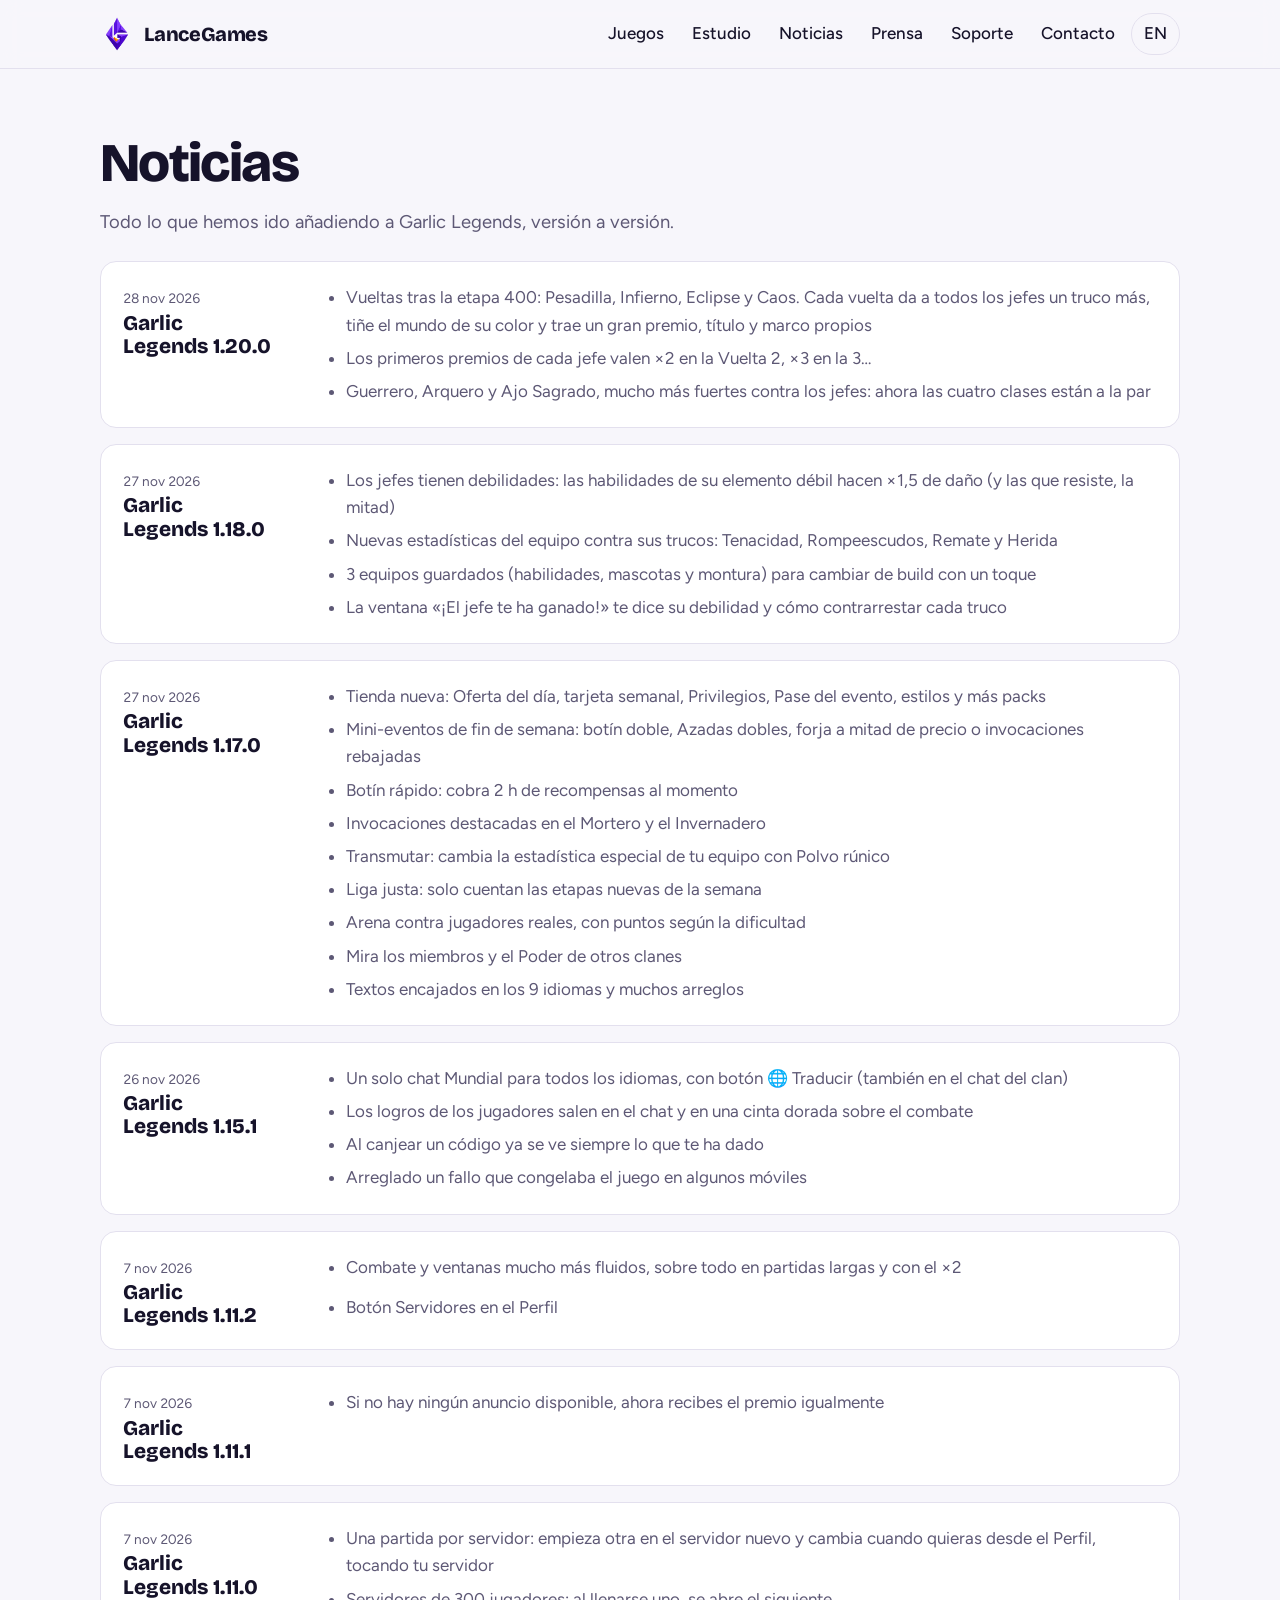
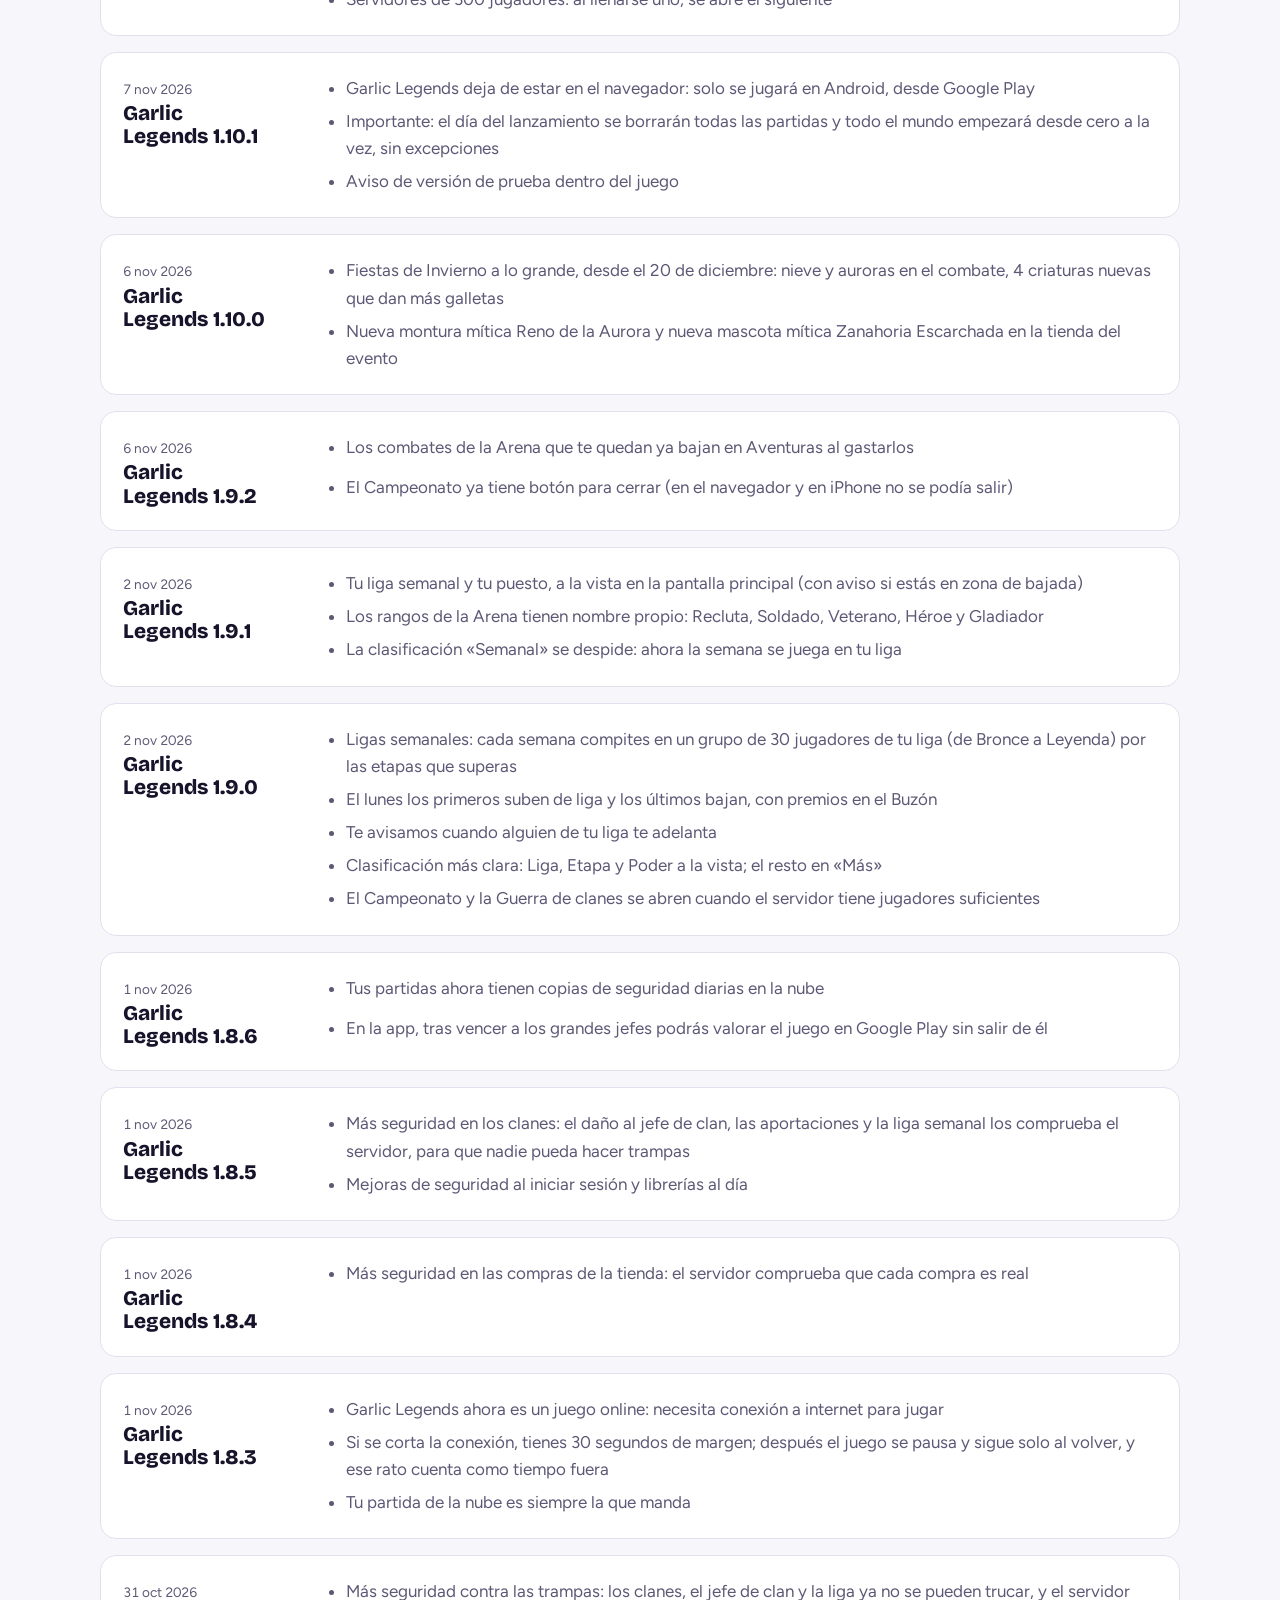
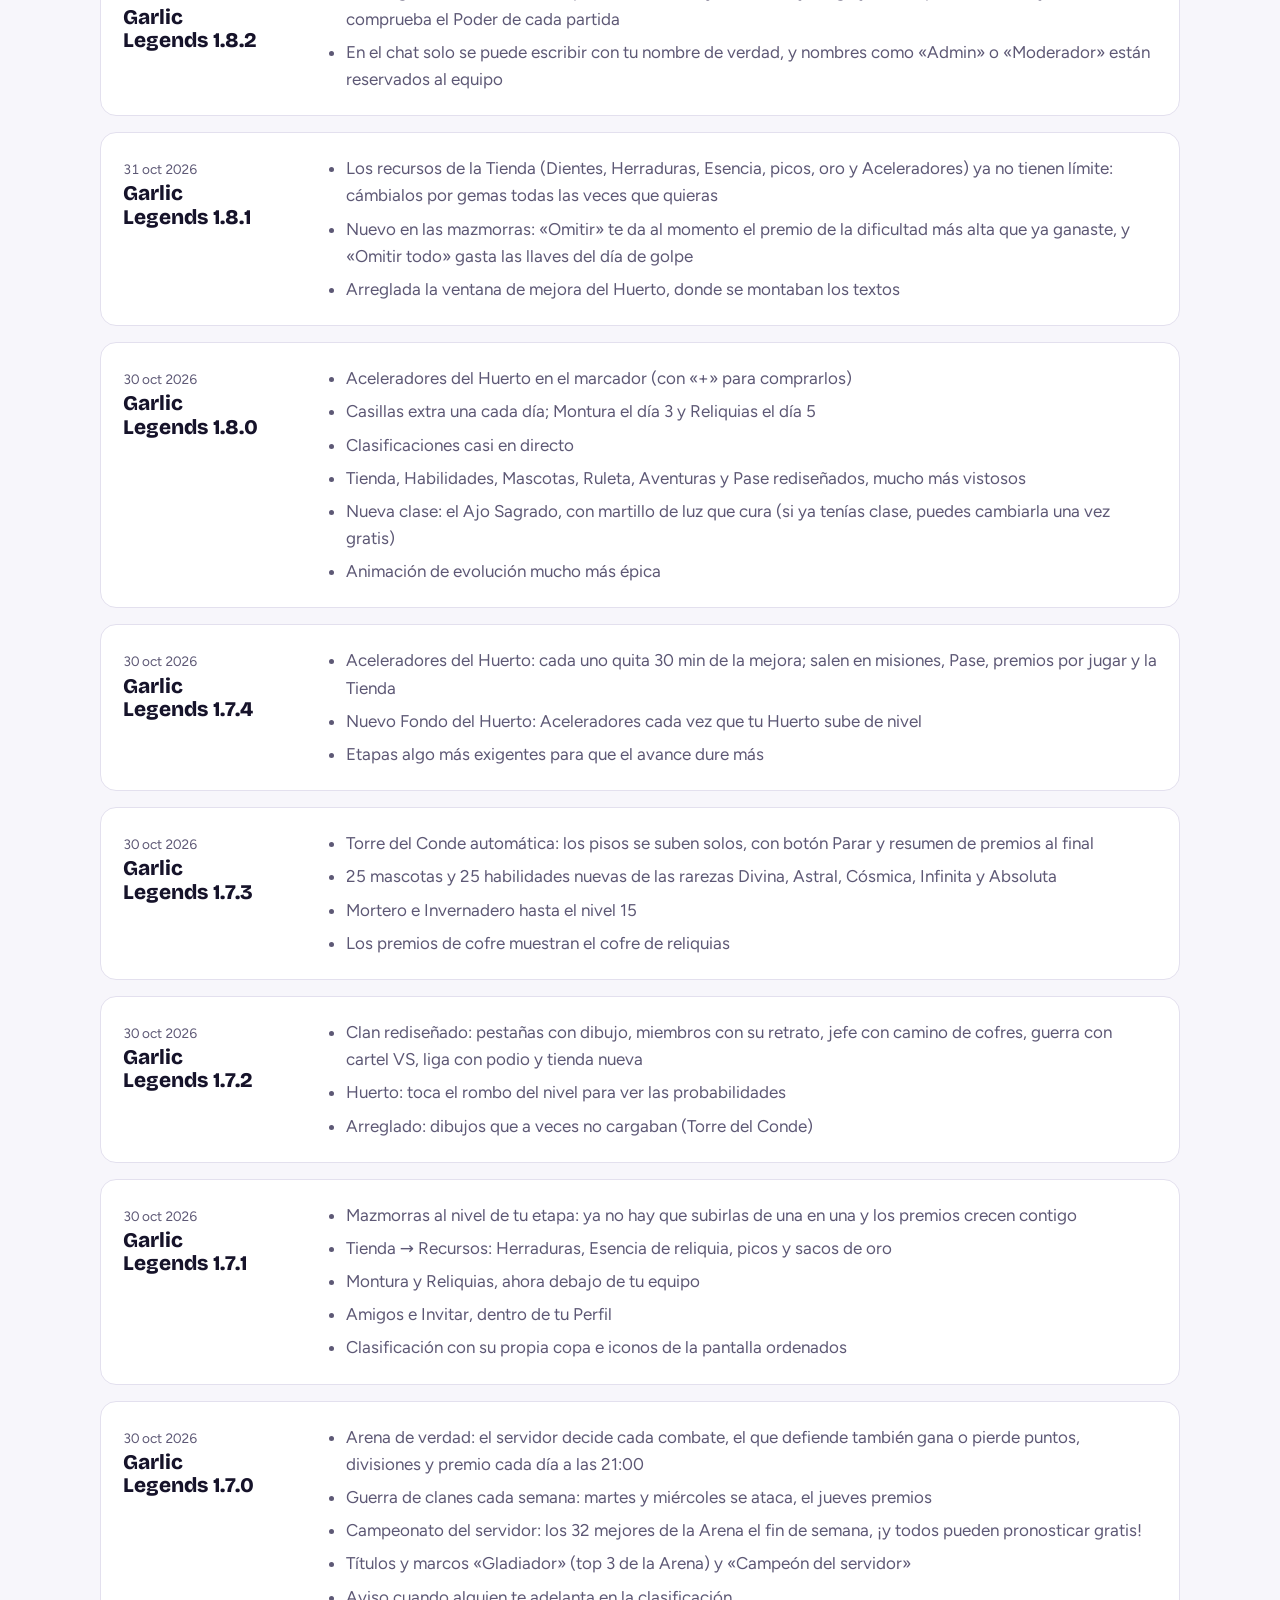
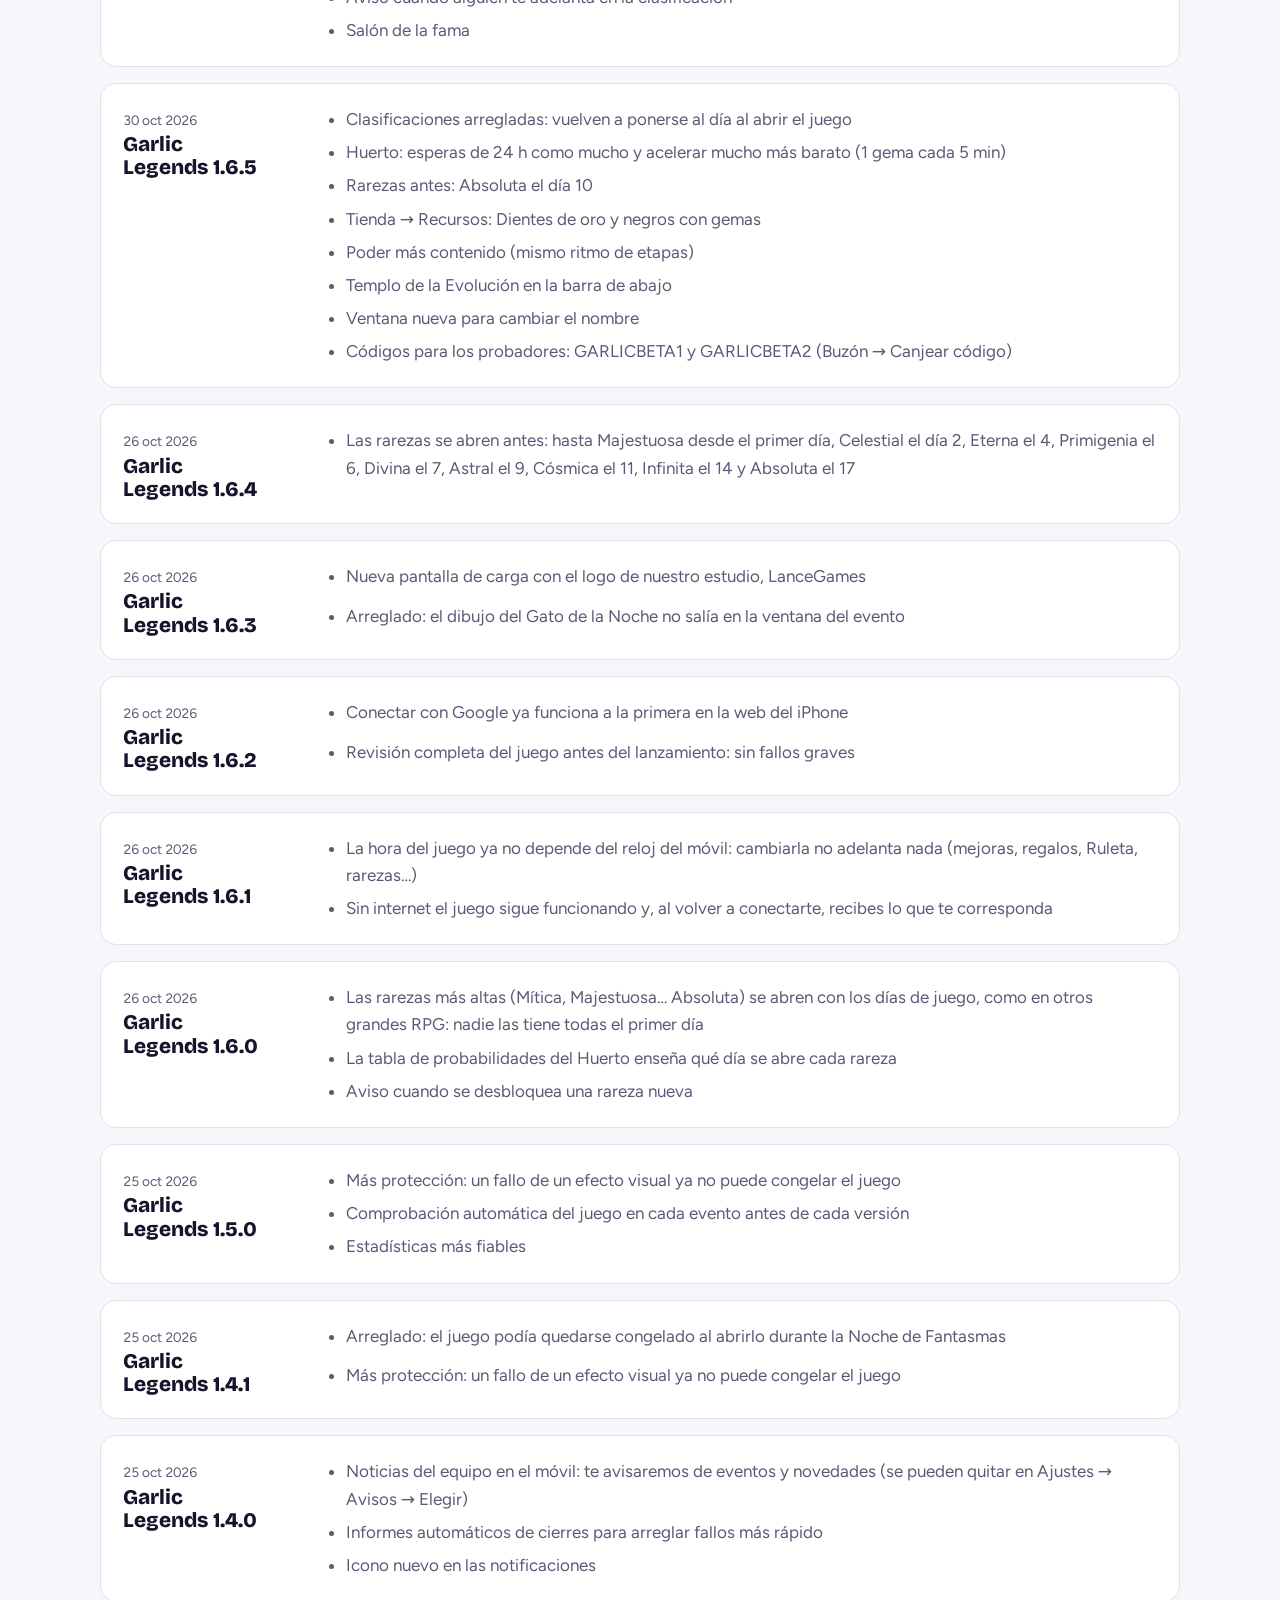
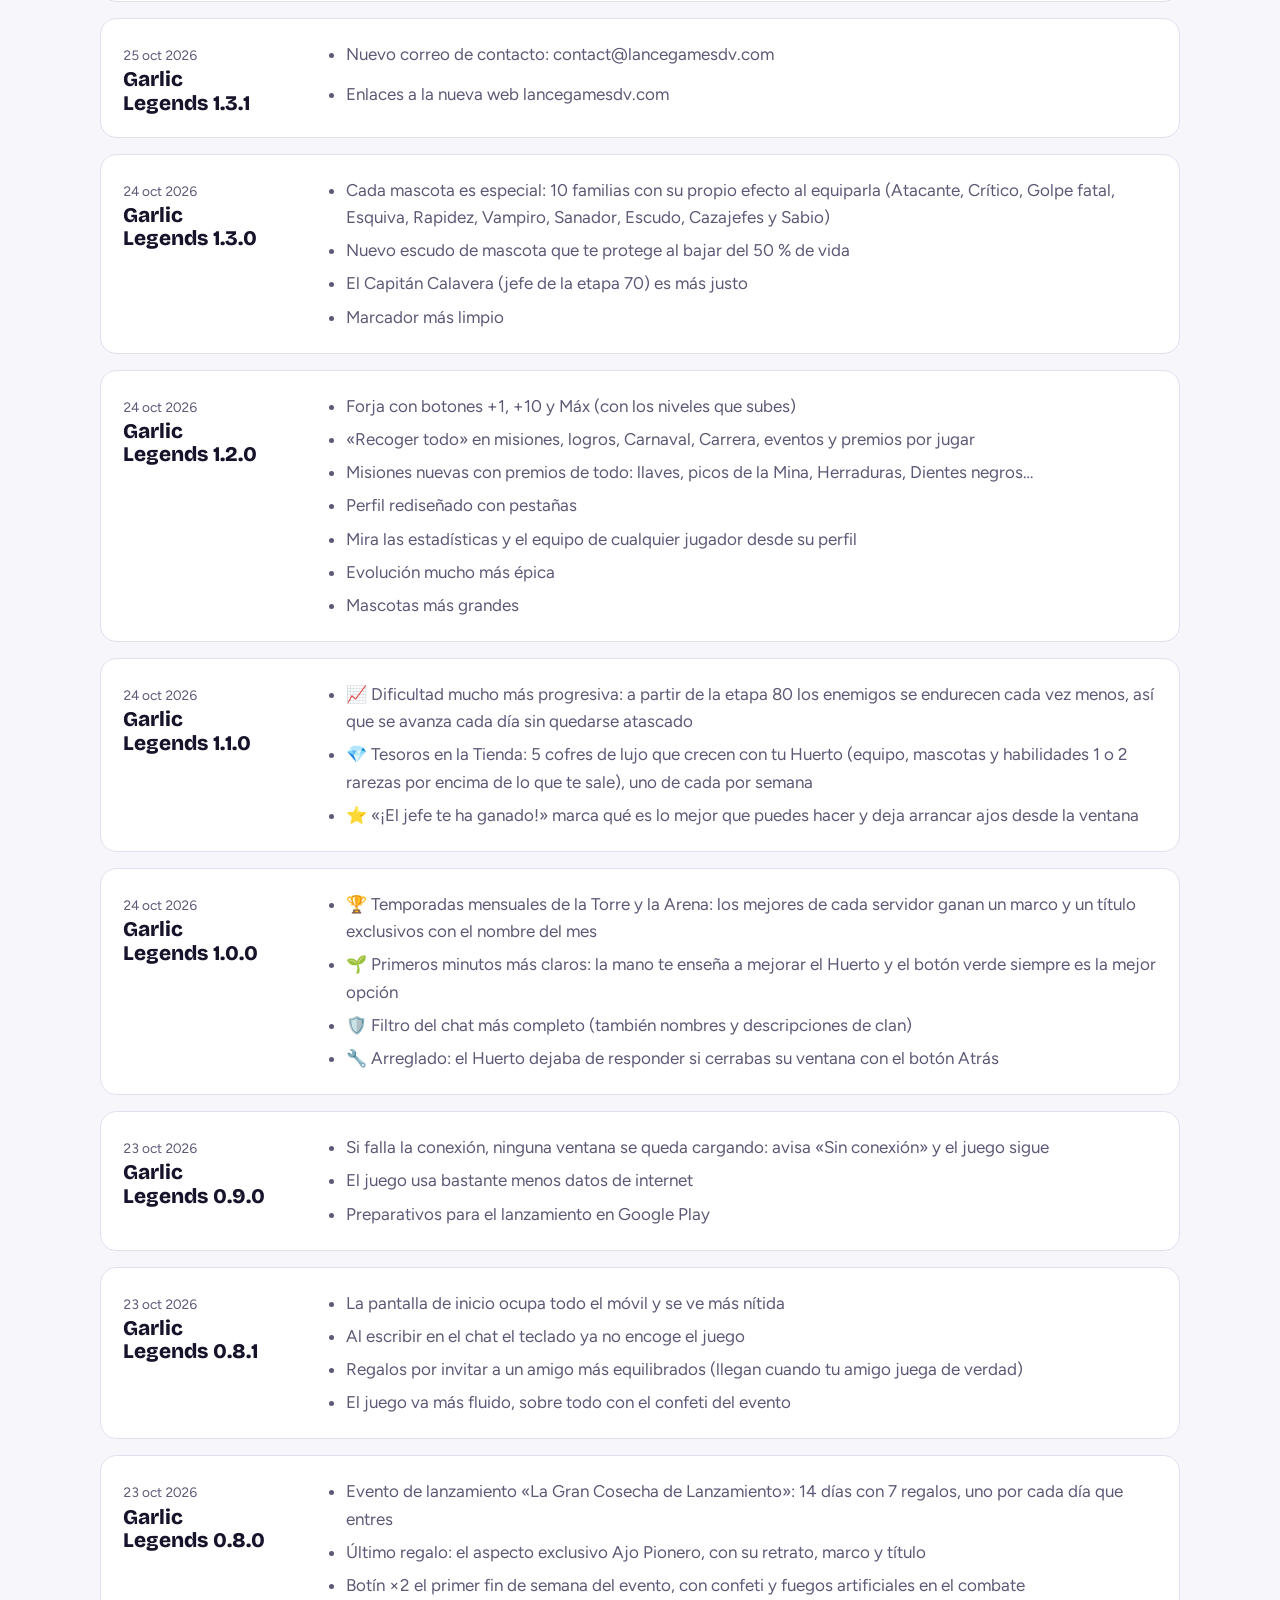
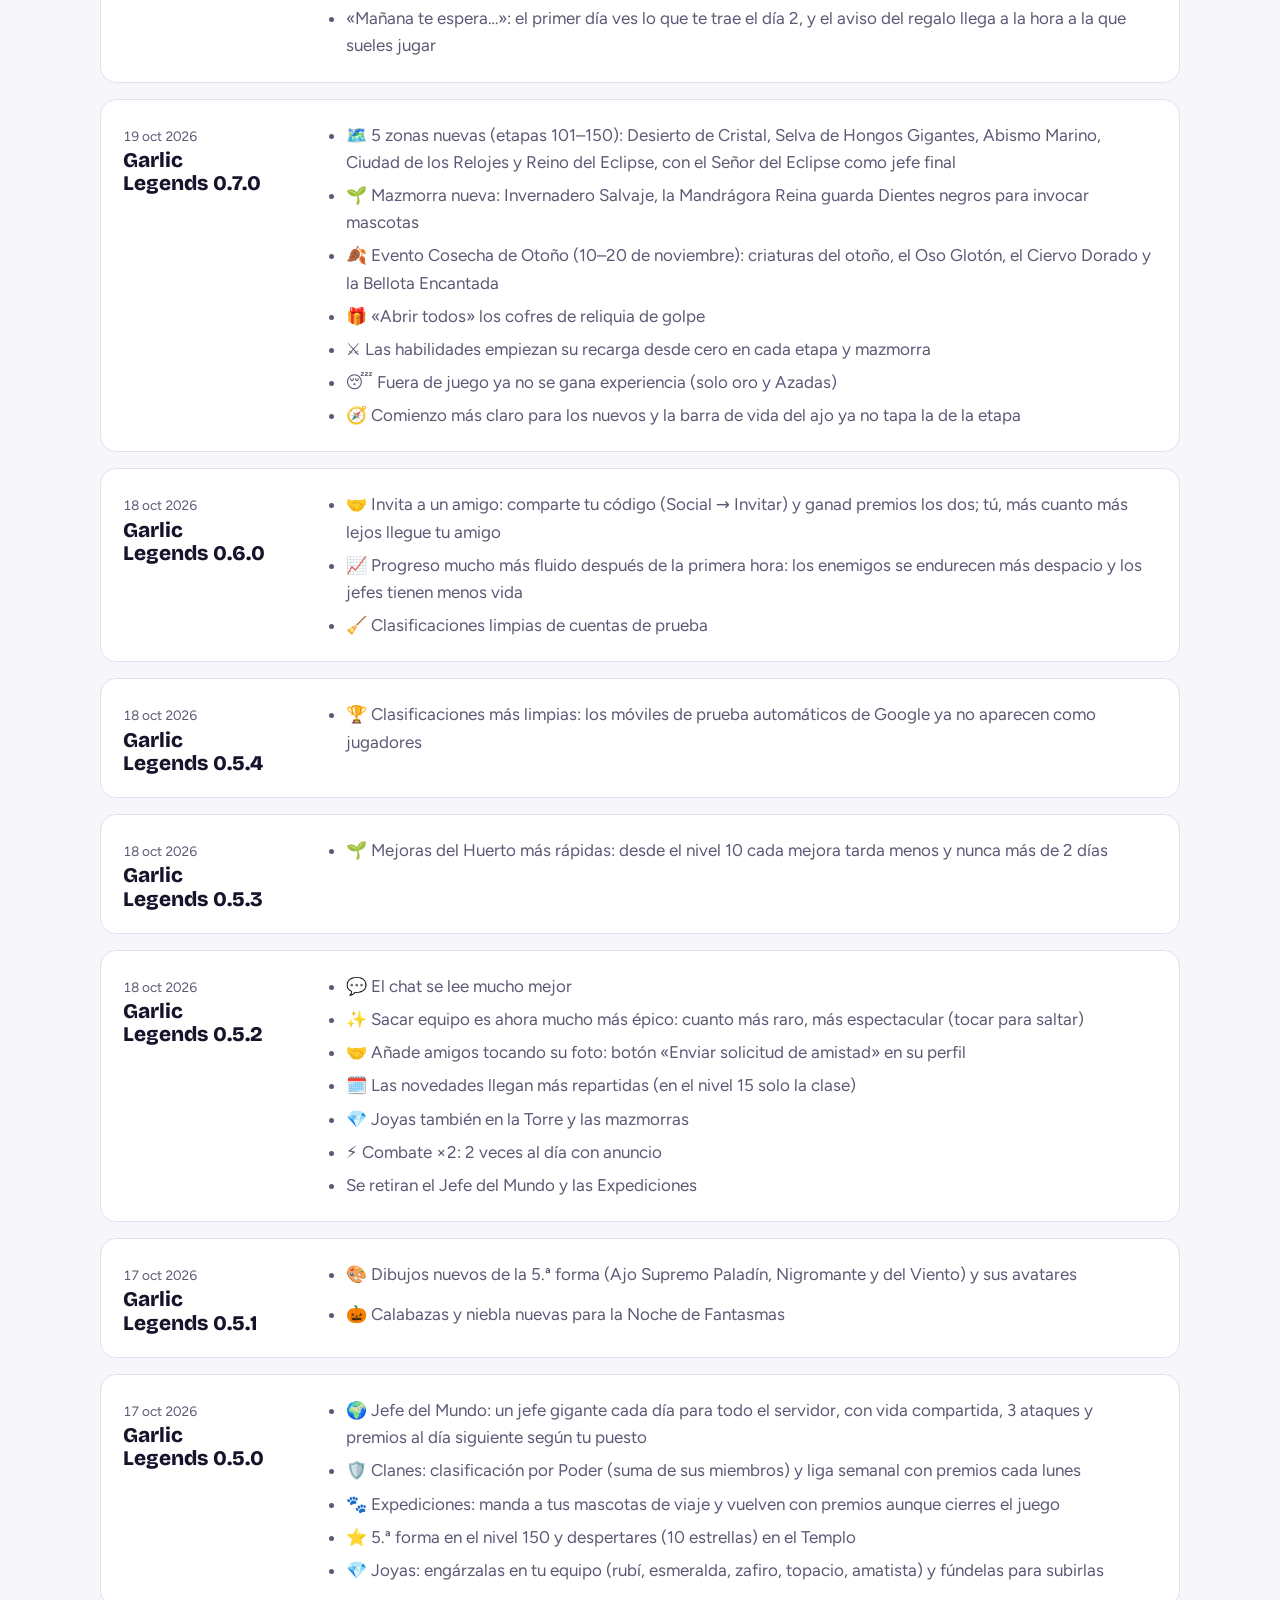
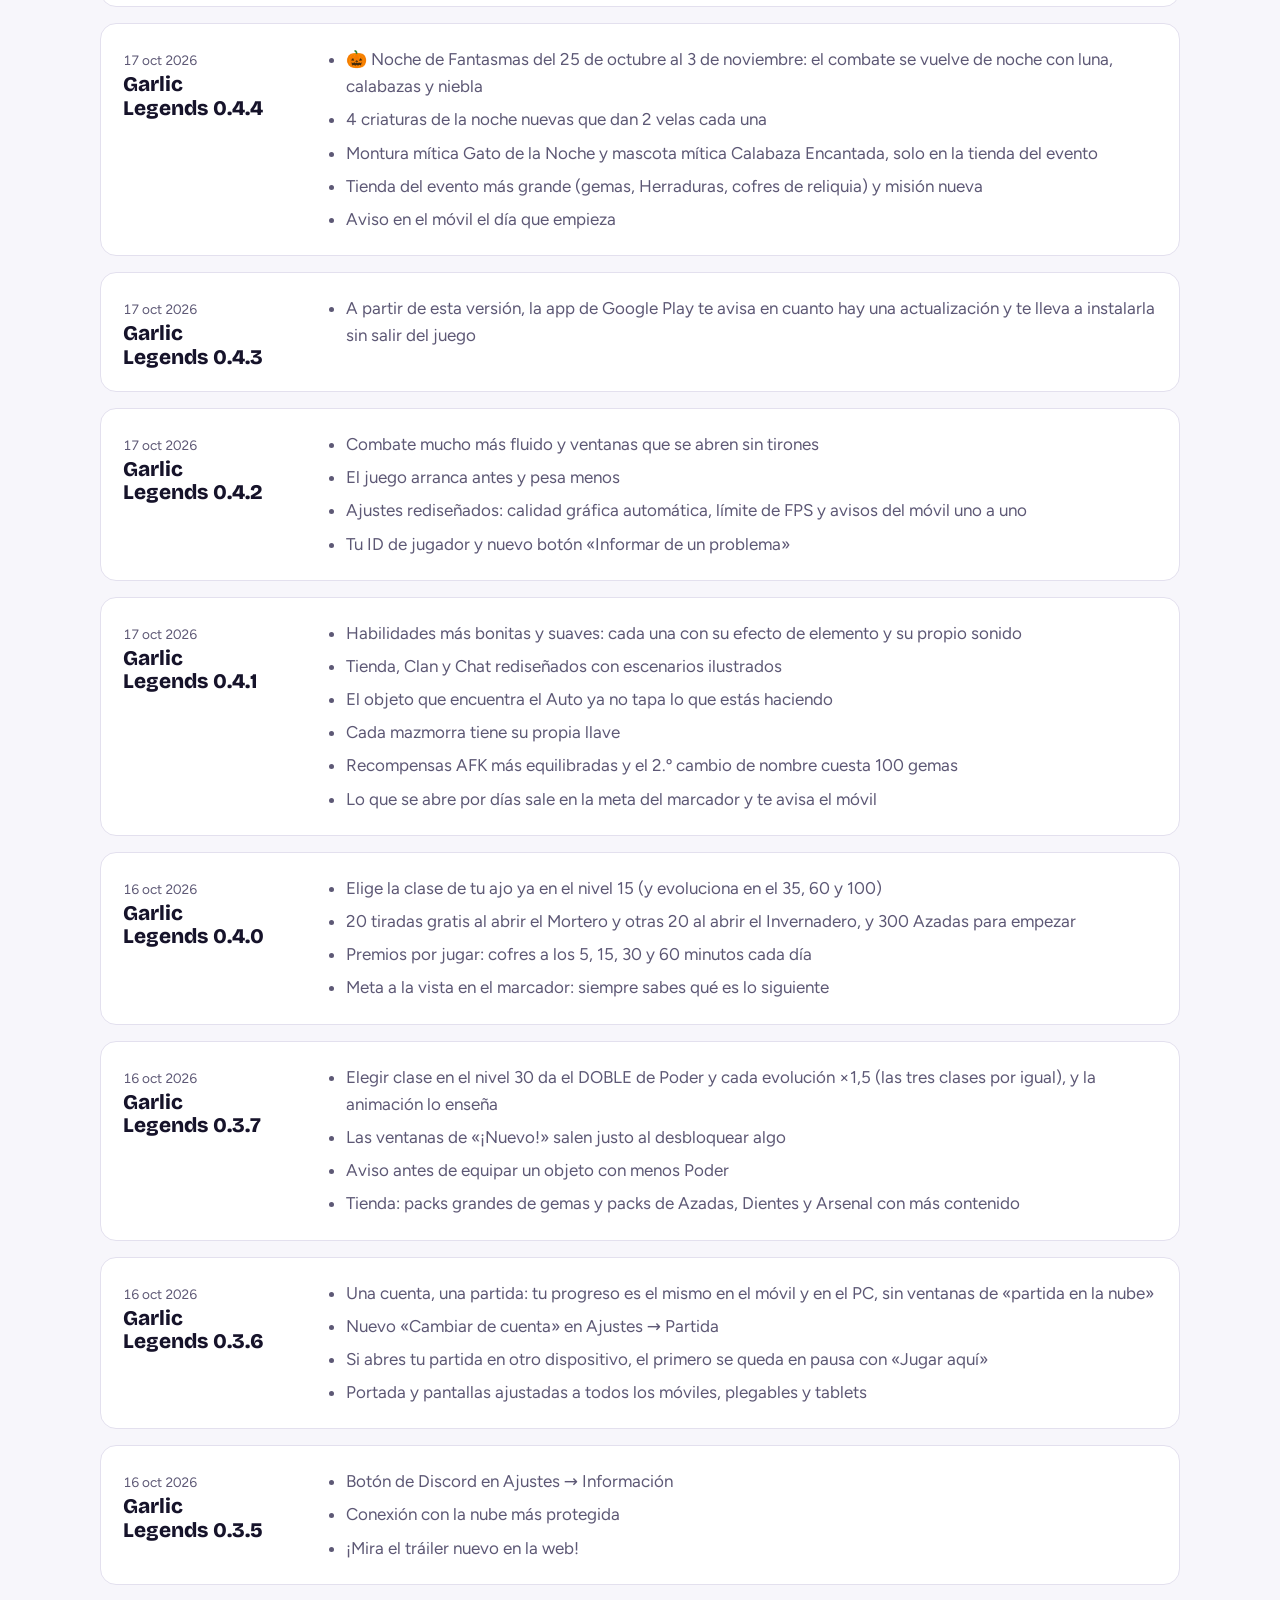
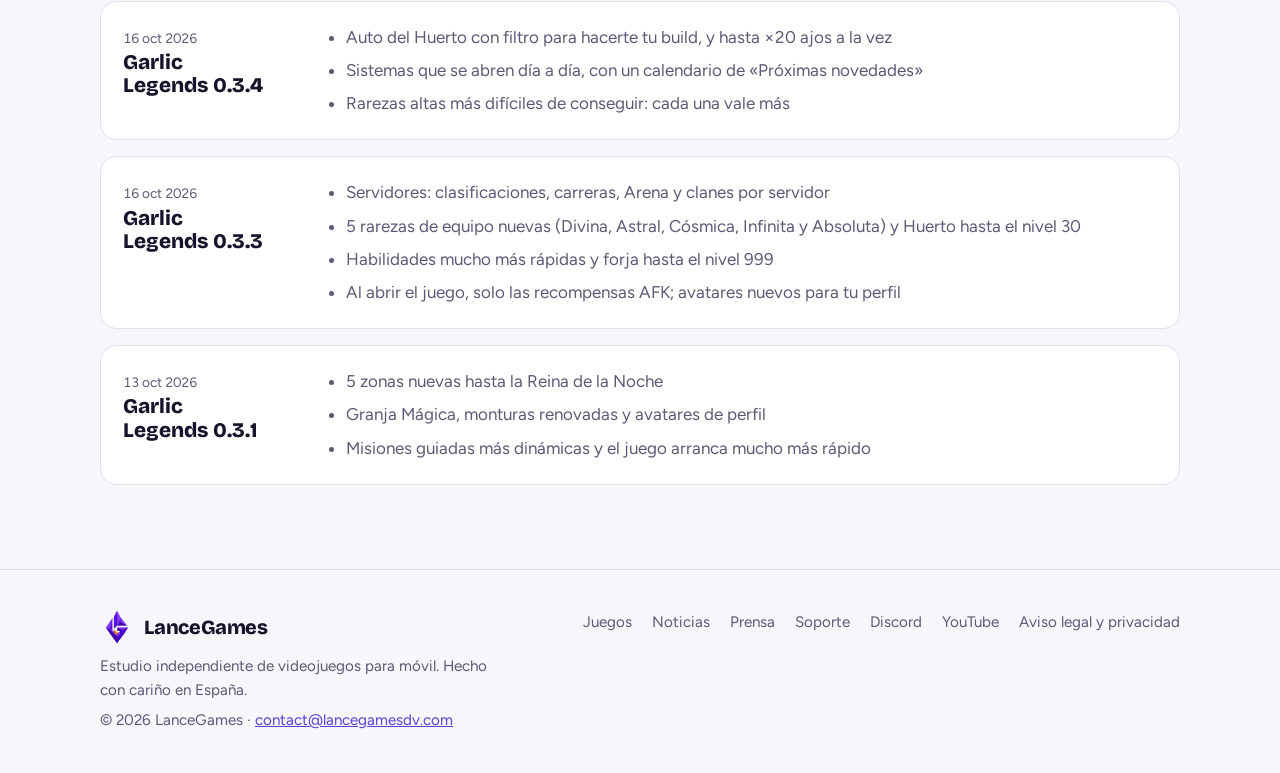
<file: noticias/index.html>
<!doctype html>
<html lang="es">
<head>
<meta charset="utf-8">
<meta name="viewport" content="width=device-width, initial-scale=1, viewport-fit=cover">
<meta http-equiv="Content-Security-Policy" content="default-src 'self'; script-src 'self' 'sha256-s/x+4pMxtFVkarsVXzCmoJb3IsAWhH6FkjPe5+Dxxl4='; style-src 'self' 'unsafe-inline'; img-src 'self' data:; font-src 'self'; connect-src 'self'; object-src 'none'; base-uri 'self'; form-action 'none'; upgrade-insecure-requests">
<meta name="referrer" content="strict-origin-when-cross-origin">
<title>Noticias · LanceGames</title>
<meta name="description" content="Novedades y actualizaciones de los juegos de LanceGames.">
<link rel="canonical" href="https://lancegamesdv.com/noticias/"><link rel="alternate" hreflang="es" href="https://lancegamesdv.com/noticias/"><link rel="alternate" hreflang="en" href="https://lancegamesdv.com/en/news/"><link rel="alternate" hreflang="x-default" href="https://lancegamesdv.com/noticias/">
<meta property="og:type" content="website"><meta property="og:site_name" content="LanceGames">
<meta property="og:title" content="Noticias · LanceGames"><meta property="og:description" content="Novedades y actualizaciones de los juegos de LanceGames.">
<meta property="og:url" content="https://lancegamesdv.com/noticias/"><meta property="og:image" content="https://lancegamesdv.com/assets/img/og.jpg">
<meta name="twitter:card" content="summary_large_image">
<meta name="theme-color" content="#16132a">
<link rel="icon" type="image/png" sizes="32x32" href="/favicon-32.png"><link rel="icon" type="image/png" sizes="192x192" href="/favicon-192.png">
<link rel="apple-touch-icon" href="/apple-touch-icon.png">
<link rel="preload" href="/assets/fonts/BricolageGrotesque-800-latin.woff2" as="font" type="font/woff2" crossorigin>
<link rel="stylesheet" href="/assets/site.css">
<script type="application/ld+json">{"@context": "https://schema.org", "@type": "Organization", "name": "LanceGames", "url": "https://lancegamesdv.com", "logo": "https://lancegamesdv.com/assets/img/logo.png", "email": "contact@lancegamesdv.com", "sameAs": ["https://discord.gg/Q7ATe9JPTj", "https://www.youtube.com/@LanceGamesDV"]}</script>

</head>
<body>
<a class="skip" href="#main">Saltar al contenido</a>
<header class="top"><div class="wrap">
  <a class="brand" href="/"><img src="/assets/img/logo-256.webp" alt="" width="34" height="34">LanceGames</a>
  <button class="menu-btn" type="button" aria-expanded="false" aria-controls="nav">Menú</button>
  <nav class="nav" id="nav" aria-label="Menú">
    <a href="/#juegos">Juegos</a>
    <a href="/#estudio">Estudio</a>
    <a href="/noticias/">Noticias</a>
    <a href="/prensa/">Prensa</a>
    <a href="/soporte/">Soporte</a>
    <a href="/#contacto">Contacto</a>
    <a class="lang" href="/en/news/" hreflang="en" data-lang-pick="en" lang="en">EN</a>
  </nav>
</div></header>
<main id="main">
<div class="wrap"><div class="page-head"><h1>Noticias</h1><p>Todo lo que hemos ido añadiendo a Garlic Legends, versión a versión.</p></div>
<div class="page list"><div class="news"><article class="post"><div><time datetime="2026-11-28">28 nov 2026</time><h3>Garlic Legends 1.20.0</h3></div><ul><li>Vueltas tras la etapa 400: Pesadilla, Infierno, Eclipse y Caos. Cada vuelta da a todos los jefes un truco más, tiñe el mundo de su color y trae un gran premio, título y marco propios</li><li>Los primeros premios de cada jefe valen ×2 en la Vuelta 2, ×3 en la 3…</li><li>Guerrero, Arquero y Ajo Sagrado, mucho más fuertes contra los jefes: ahora las cuatro clases están a la par</li></ul></article><article class="post"><div><time datetime="2026-11-27">27 nov 2026</time><h3>Garlic Legends 1.18.0</h3></div><ul><li>Los jefes tienen debilidades: las habilidades de su elemento débil hacen ×1,5 de daño (y las que resiste, la mitad)</li><li>Nuevas estadísticas del equipo contra sus trucos: Tenacidad, Rompeescudos, Remate y Herida</li><li>3 equipos guardados (habilidades, mascotas y montura) para cambiar de build con un toque</li><li>La ventana «¡El jefe te ha ganado!» te dice su debilidad y cómo contrarrestar cada truco</li></ul></article><article class="post"><div><time datetime="2026-11-27">27 nov 2026</time><h3>Garlic Legends 1.17.0</h3></div><ul><li>Tienda nueva: Oferta del día, tarjeta semanal, Privilegios, Pase del evento, estilos y más packs</li><li>Mini-eventos de fin de semana: botín doble, Azadas dobles, forja a mitad de precio o invocaciones rebajadas</li><li>Botín rápido: cobra 2 h de recompensas al momento</li><li>Invocaciones destacadas en el Mortero y el Invernadero</li><li>Transmutar: cambia la estadística especial de tu equipo con Polvo rúnico</li><li>Liga justa: solo cuentan las etapas nuevas de la semana</li><li>Arena contra jugadores reales, con puntos según la dificultad</li><li>Mira los miembros y el Poder de otros clanes</li><li>Textos encajados en los 9 idiomas y muchos arreglos</li></ul></article><article class="post"><div><time datetime="2026-11-26">26 nov 2026</time><h3>Garlic Legends 1.15.1</h3></div><ul><li>Un solo chat Mundial para todos los idiomas, con botón 🌐 Traducir (también en el chat del clan)</li><li>Los logros de los jugadores salen en el chat y en una cinta dorada sobre el combate</li><li>Al canjear un código ya se ve siempre lo que te ha dado</li><li>Arreglado un fallo que congelaba el juego en algunos móviles</li></ul></article><article class="post"><div><time datetime="2026-11-07">7 nov 2026</time><h3>Garlic Legends 1.11.2</h3></div><ul><li>Combate y ventanas mucho más fluidos, sobre todo en partidas largas y con el ×2</li><li>Botón Servidores en el Perfil</li></ul></article><article class="post"><div><time datetime="2026-11-07">7 nov 2026</time><h3>Garlic Legends 1.11.1</h3></div><ul><li>Si no hay ningún anuncio disponible, ahora recibes el premio igualmente</li></ul></article><article class="post"><div><time datetime="2026-11-07">7 nov 2026</time><h3>Garlic Legends 1.11.0</h3></div><ul><li>Una partida por servidor: empieza otra en el servidor nuevo y cambia cuando quieras desde el Perfil, tocando tu servidor</li><li>Servidores de 300 jugadores: al llenarse uno, se abre el siguiente</li></ul></article><article class="post"><div><time datetime="2026-11-07">7 nov 2026</time><h3>Garlic Legends 1.10.1</h3></div><ul><li>Garlic Legends deja de estar en el navegador: solo se jugará en Android, desde Google Play</li><li>Importante: el día del lanzamiento se borrarán todas las partidas y todo el mundo empezará desde cero a la vez, sin excepciones</li><li>Aviso de versión de prueba dentro del juego</li></ul></article><article class="post"><div><time datetime="2026-11-06">6 nov 2026</time><h3>Garlic Legends 1.10.0</h3></div><ul><li>Fiestas de Invierno a lo grande, desde el 20 de diciembre: nieve y auroras en el combate, 4 criaturas nuevas que dan más galletas</li><li>Nueva montura mítica Reno de la Aurora y nueva mascota mítica Zanahoria Escarchada en la tienda del evento</li></ul></article><article class="post"><div><time datetime="2026-11-06">6 nov 2026</time><h3>Garlic Legends 1.9.2</h3></div><ul><li>Los combates de la Arena que te quedan ya bajan en Aventuras al gastarlos</li><li>El Campeonato ya tiene botón para cerrar (en el navegador y en iPhone no se podía salir)</li></ul></article><article class="post"><div><time datetime="2026-11-02">2 nov 2026</time><h3>Garlic Legends 1.9.1</h3></div><ul><li>Tu liga semanal y tu puesto, a la vista en la pantalla principal (con aviso si estás en zona de bajada)</li><li>Los rangos de la Arena tienen nombre propio: Recluta, Soldado, Veterano, Héroe y Gladiador</li><li>La clasificación «Semanal» se despide: ahora la semana se juega en tu liga</li></ul></article><article class="post"><div><time datetime="2026-11-02">2 nov 2026</time><h3>Garlic Legends 1.9.0</h3></div><ul><li>Ligas semanales: cada semana compites en un grupo de 30 jugadores de tu liga (de Bronce a Leyenda) por las etapas que superas</li><li>El lunes los primeros suben de liga y los últimos bajan, con premios en el Buzón</li><li>Te avisamos cuando alguien de tu liga te adelanta</li><li>Clasificación más clara: Liga, Etapa y Poder a la vista; el resto en «Más»</li><li>El Campeonato y la Guerra de clanes se abren cuando el servidor tiene jugadores suficientes</li></ul></article><article class="post"><div><time datetime="2026-11-01">1 nov 2026</time><h3>Garlic Legends 1.8.6</h3></div><ul><li>Tus partidas ahora tienen copias de seguridad diarias en la nube</li><li>En la app, tras vencer a los grandes jefes podrás valorar el juego en Google Play sin salir de él</li></ul></article><article class="post"><div><time datetime="2026-11-01">1 nov 2026</time><h3>Garlic Legends 1.8.5</h3></div><ul><li>Más seguridad en los clanes: el daño al jefe de clan, las aportaciones y la liga semanal los comprueba el servidor, para que nadie pueda hacer trampas</li><li>Mejoras de seguridad al iniciar sesión y librerías al día</li></ul></article><article class="post"><div><time datetime="2026-11-01">1 nov 2026</time><h3>Garlic Legends 1.8.4</h3></div><ul><li>Más seguridad en las compras de la tienda: el servidor comprueba que cada compra es real</li></ul></article><article class="post"><div><time datetime="2026-11-01">1 nov 2026</time><h3>Garlic Legends 1.8.3</h3></div><ul><li>Garlic Legends ahora es un juego online: necesita conexión a internet para jugar</li><li>Si se corta la conexión, tienes 30 segundos de margen; después el juego se pausa y sigue solo al volver, y ese rato cuenta como tiempo fuera</li><li>Tu partida de la nube es siempre la que manda</li></ul></article><article class="post"><div><time datetime="2026-10-31">31 oct 2026</time><h3>Garlic Legends 1.8.2</h3></div><ul><li>Más seguridad contra las trampas: los clanes, el jefe de clan y la liga ya no se pueden trucar, y el servidor comprueba el Poder de cada partida</li><li>En el chat solo se puede escribir con tu nombre de verdad, y nombres como «Admin» o «Moderador» están reservados al equipo</li></ul></article><article class="post"><div><time datetime="2026-10-31">31 oct 2026</time><h3>Garlic Legends 1.8.1</h3></div><ul><li>Los recursos de la Tienda (Dientes, Herraduras, Esencia, picos, oro y Aceleradores) ya no tienen límite: cámbialos por gemas todas las veces que quieras</li><li>Nuevo en las mazmorras: «Omitir» te da al momento el premio de la dificultad más alta que ya ganaste, y «Omitir todo» gasta las llaves del día de golpe</li><li>Arreglada la ventana de mejora del Huerto, donde se montaban los textos</li></ul></article><article class="post"><div><time datetime="2026-10-30">30 oct 2026</time><h3>Garlic Legends 1.8.0</h3></div><ul><li>Aceleradores del Huerto en el marcador (con «+» para comprarlos)</li><li>Casillas extra una cada día; Montura el día 3 y Reliquias el día 5</li><li>Clasificaciones casi en directo</li><li>Tienda, Habilidades, Mascotas, Ruleta, Aventuras y Pase rediseñados, mucho más vistosos</li><li>Nueva clase: el Ajo Sagrado, con martillo de luz que cura (si ya tenías clase, puedes cambiarla una vez gratis)</li><li>Animación de evolución mucho más épica</li></ul></article><article class="post"><div><time datetime="2026-10-30">30 oct 2026</time><h3>Garlic Legends 1.7.4</h3></div><ul><li>Aceleradores del Huerto: cada uno quita 30 min de la mejora; salen en misiones, Pase, premios por jugar y la Tienda</li><li>Nuevo Fondo del Huerto: Aceleradores cada vez que tu Huerto sube de nivel</li><li>Etapas algo más exigentes para que el avance dure más</li></ul></article><article class="post"><div><time datetime="2026-10-30">30 oct 2026</time><h3>Garlic Legends 1.7.3</h3></div><ul><li>Torre del Conde automática: los pisos se suben solos, con botón Parar y resumen de premios al final</li><li>25 mascotas y 25 habilidades nuevas de las rarezas Divina, Astral, Cósmica, Infinita y Absoluta</li><li>Mortero e Invernadero hasta el nivel 15</li><li>Los premios de cofre muestran el cofre de reliquias</li></ul></article><article class="post"><div><time datetime="2026-10-30">30 oct 2026</time><h3>Garlic Legends 1.7.2</h3></div><ul><li>Clan rediseñado: pestañas con dibujo, miembros con su retrato, jefe con camino de cofres, guerra con cartel VS, liga con podio y tienda nueva</li><li>Huerto: toca el rombo del nivel para ver las probabilidades</li><li>Arreglado: dibujos que a veces no cargaban (Torre del Conde)</li></ul></article><article class="post"><div><time datetime="2026-10-30">30 oct 2026</time><h3>Garlic Legends 1.7.1</h3></div><ul><li>Mazmorras al nivel de tu etapa: ya no hay que subirlas de una en una y los premios crecen contigo</li><li>Tienda → Recursos: Herraduras, Esencia de reliquia, picos y sacos de oro</li><li>Montura y Reliquias, ahora debajo de tu equipo</li><li>Amigos e Invitar, dentro de tu Perfil</li><li>Clasificación con su propia copa e iconos de la pantalla ordenados</li></ul></article><article class="post"><div><time datetime="2026-10-30">30 oct 2026</time><h3>Garlic Legends 1.7.0</h3></div><ul><li>Arena de verdad: el servidor decide cada combate, el que defiende también gana o pierde puntos, divisiones y premio cada día a las 21:00</li><li>Guerra de clanes cada semana: martes y miércoles se ataca, el jueves premios</li><li>Campeonato del servidor: los 32 mejores de la Arena el fin de semana, ¡y todos pueden pronosticar gratis!</li><li>Títulos y marcos «Gladiador» (top 3 de la Arena) y «Campeón del servidor»</li><li>Aviso cuando alguien te adelanta en la clasificación</li><li>Salón de la fama</li></ul></article><article class="post"><div><time datetime="2026-10-30">30 oct 2026</time><h3>Garlic Legends 1.6.5</h3></div><ul><li>Clasificaciones arregladas: vuelven a ponerse al día al abrir el juego</li><li>Huerto: esperas de 24 h como mucho y acelerar mucho más barato (1 gema cada 5 min)</li><li>Rarezas antes: Absoluta el día 10</li><li>Tienda → Recursos: Dientes de oro y negros con gemas</li><li>Poder más contenido (mismo ritmo de etapas)</li><li>Templo de la Evolución en la barra de abajo</li><li>Ventana nueva para cambiar el nombre</li><li>Códigos para los probadores: GARLICBETA1 y GARLICBETA2 (Buzón → Canjear código)</li></ul></article><article class="post"><div><time datetime="2026-10-26">26 oct 2026</time><h3>Garlic Legends 1.6.4</h3></div><ul><li>Las rarezas se abren antes: hasta Majestuosa desde el primer día, Celestial el día 2, Eterna el 4, Primigenia el 6, Divina el 7, Astral el 9, Cósmica el 11, Infinita el 14 y Absoluta el 17</li></ul></article><article class="post"><div><time datetime="2026-10-26">26 oct 2026</time><h3>Garlic Legends 1.6.3</h3></div><ul><li>Nueva pantalla de carga con el logo de nuestro estudio, LanceGames</li><li>Arreglado: el dibujo del Gato de la Noche no salía en la ventana del evento</li></ul></article><article class="post"><div><time datetime="2026-10-26">26 oct 2026</time><h3>Garlic Legends 1.6.2</h3></div><ul><li>Conectar con Google ya funciona a la primera en la web del iPhone</li><li>Revisión completa del juego antes del lanzamiento: sin fallos graves</li></ul></article><article class="post"><div><time datetime="2026-10-26">26 oct 2026</time><h3>Garlic Legends 1.6.1</h3></div><ul><li>La hora del juego ya no depende del reloj del móvil: cambiarla no adelanta nada (mejoras, regalos, Ruleta, rarezas…)</li><li>Sin internet el juego sigue funcionando y, al volver a conectarte, recibes lo que te corresponda</li></ul></article><article class="post"><div><time datetime="2026-10-26">26 oct 2026</time><h3>Garlic Legends 1.6.0</h3></div><ul><li>Las rarezas más altas (Mítica, Majestuosa… Absoluta) se abren con los días de juego, como en otros grandes RPG: nadie las tiene todas el primer día</li><li>La tabla de probabilidades del Huerto enseña qué día se abre cada rareza</li><li>Aviso cuando se desbloquea una rareza nueva</li></ul></article><article class="post"><div><time datetime="2026-10-25">25 oct 2026</time><h3>Garlic Legends 1.5.0</h3></div><ul><li>Más protección: un fallo de un efecto visual ya no puede congelar el juego</li><li>Comprobación automática del juego en cada evento antes de cada versión</li><li>Estadísticas más fiables</li></ul></article><article class="post"><div><time datetime="2026-10-25">25 oct 2026</time><h3>Garlic Legends 1.4.1</h3></div><ul><li>Arreglado: el juego podía quedarse congelado al abrirlo durante la Noche de Fantasmas</li><li>Más protección: un fallo de un efecto visual ya no puede congelar el juego</li></ul></article><article class="post"><div><time datetime="2026-10-25">25 oct 2026</time><h3>Garlic Legends 1.4.0</h3></div><ul><li>Noticias del equipo en el móvil: te avisaremos de eventos y novedades (se pueden quitar en Ajustes → Avisos → Elegir)</li><li>Informes automáticos de cierres para arreglar fallos más rápido</li><li>Icono nuevo en las notificaciones</li></ul></article><article class="post"><div><time datetime="2026-10-25">25 oct 2026</time><h3>Garlic Legends 1.3.1</h3></div><ul><li>Nuevo correo de contacto: contact@lancegamesdv.com</li><li>Enlaces a la nueva web lancegamesdv.com</li></ul></article><article class="post"><div><time datetime="2026-10-24">24 oct 2026</time><h3>Garlic Legends 1.3.0</h3></div><ul><li>Cada mascota es especial: 10 familias con su propio efecto al equiparla (Atacante, Crítico, Golpe fatal, Esquiva, Rapidez, Vampiro, Sanador, Escudo, Cazajefes y Sabio)</li><li>Nuevo escudo de mascota que te protege al bajar del 50 % de vida</li><li>El Capitán Calavera (jefe de la etapa 70) es más justo</li><li>Marcador más limpio</li></ul></article><article class="post"><div><time datetime="2026-10-24">24 oct 2026</time><h3>Garlic Legends 1.2.0</h3></div><ul><li>Forja con botones +1, +10 y Máx (con los niveles que subes)</li><li>«Recoger todo» en misiones, logros, Carnaval, Carrera, eventos y premios por jugar</li><li>Misiones nuevas con premios de todo: llaves, picos de la Mina, Herraduras, Dientes negros…</li><li>Perfil rediseñado con pestañas</li><li>Mira las estadísticas y el equipo de cualquier jugador desde su perfil</li><li>Evolución mucho más épica</li><li>Mascotas más grandes</li></ul></article><article class="post"><div><time datetime="2026-10-24">24 oct 2026</time><h3>Garlic Legends 1.1.0</h3></div><ul><li>📈 Dificultad mucho más progresiva: a partir de la etapa 80 los enemigos se endurecen cada vez menos, así que se avanza cada día sin quedarse atascado</li><li>💎 Tesoros en la Tienda: 5 cofres de lujo que crecen con tu Huerto (equipo, mascotas y habilidades 1 o 2 rarezas por encima de lo que te sale), uno de cada por semana</li><li>⭐ «¡El jefe te ha ganado!» marca qué es lo mejor que puedes hacer y deja arrancar ajos desde la ventana</li></ul></article><article class="post"><div><time datetime="2026-10-24">24 oct 2026</time><h3>Garlic Legends 1.0.0</h3></div><ul><li>🏆 Temporadas mensuales de la Torre y la Arena: los mejores de cada servidor ganan un marco y un título exclusivos con el nombre del mes</li><li>🌱 Primeros minutos más claros: la mano te enseña a mejorar el Huerto y el botón verde siempre es la mejor opción</li><li>🛡️ Filtro del chat más completo (también nombres y descripciones de clan)</li><li>🔧 Arreglado: el Huerto dejaba de responder si cerrabas su ventana con el botón Atrás</li></ul></article><article class="post"><div><time datetime="2026-10-23">23 oct 2026</time><h3>Garlic Legends 0.9.0</h3></div><ul><li>Si falla la conexión, ninguna ventana se queda cargando: avisa «Sin conexión» y el juego sigue</li><li>El juego usa bastante menos datos de internet</li><li>Preparativos para el lanzamiento en Google Play</li></ul></article><article class="post"><div><time datetime="2026-10-23">23 oct 2026</time><h3>Garlic Legends 0.8.1</h3></div><ul><li>La pantalla de inicio ocupa todo el móvil y se ve más nítida</li><li>Al escribir en el chat el teclado ya no encoge el juego</li><li>Regalos por invitar a un amigo más equilibrados (llegan cuando tu amigo juega de verdad)</li><li>El juego va más fluido, sobre todo con el confeti del evento</li></ul></article><article class="post"><div><time datetime="2026-10-23">23 oct 2026</time><h3>Garlic Legends 0.8.0</h3></div><ul><li>Evento de lanzamiento «La Gran Cosecha de Lanzamiento»: 14 días con 7 regalos, uno por cada día que entres</li><li>Último regalo: el aspecto exclusivo Ajo Pionero, con su retrato, marco y título</li><li>Botín ×2 el primer fin de semana del evento, con confeti y fuegos artificiales en el combate</li><li>«Mañana te espera…»: el primer día ves lo que te trae el día 2, y el aviso del regalo llega a la hora a la que sueles jugar</li></ul></article><article class="post"><div><time datetime="2026-10-19">19 oct 2026</time><h3>Garlic Legends 0.7.0</h3></div><ul><li>🗺️ 5 zonas nuevas (etapas 101–150): Desierto de Cristal, Selva de Hongos Gigantes, Abismo Marino, Ciudad de los Relojes y Reino del Eclipse, con el Señor del Eclipse como jefe final</li><li>🌱 Mazmorra nueva: Invernadero Salvaje, la Mandrágora Reina guarda Dientes negros para invocar mascotas</li><li>🍂 Evento Cosecha de Otoño (10–20 de noviembre): criaturas del otoño, el Oso Glotón, el Ciervo Dorado y la Bellota Encantada</li><li>🎁 «Abrir todos» los cofres de reliquia de golpe</li><li>⚔️ Las habilidades empiezan su recarga desde cero en cada etapa y mazmorra</li><li>😴 Fuera de juego ya no se gana experiencia (solo oro y Azadas)</li><li>🧭 Comienzo más claro para los nuevos y la barra de vida del ajo ya no tapa la de la etapa</li></ul></article><article class="post"><div><time datetime="2026-10-18">18 oct 2026</time><h3>Garlic Legends 0.6.0</h3></div><ul><li>🤝 Invita a un amigo: comparte tu código (Social → Invitar) y ganad premios los dos; tú, más cuanto más lejos llegue tu amigo</li><li>📈 Progreso mucho más fluido después de la primera hora: los enemigos se endurecen más despacio y los jefes tienen menos vida</li><li>🧹 Clasificaciones limpias de cuentas de prueba</li></ul></article><article class="post"><div><time datetime="2026-10-18">18 oct 2026</time><h3>Garlic Legends 0.5.4</h3></div><ul><li>🏆 Clasificaciones más limpias: los móviles de prueba automáticos de Google ya no aparecen como jugadores</li></ul></article><article class="post"><div><time datetime="2026-10-18">18 oct 2026</time><h3>Garlic Legends 0.5.3</h3></div><ul><li>🌱 Mejoras del Huerto más rápidas: desde el nivel 10 cada mejora tarda menos y nunca más de 2 días</li></ul></article><article class="post"><div><time datetime="2026-10-18">18 oct 2026</time><h3>Garlic Legends 0.5.2</h3></div><ul><li>💬 El chat se lee mucho mejor</li><li>✨ Sacar equipo es ahora mucho más épico: cuanto más raro, más espectacular (tocar para saltar)</li><li>🤝 Añade amigos tocando su foto: botón «Enviar solicitud de amistad» en su perfil</li><li>🗓️ Las novedades llegan más repartidas (en el nivel 15 solo la clase)</li><li>💎 Joyas también en la Torre y las mazmorras</li><li>⚡ Combate ×2: 2 veces al día con anuncio</li><li>Se retiran el Jefe del Mundo y las Expediciones</li></ul></article><article class="post"><div><time datetime="2026-10-17">17 oct 2026</time><h3>Garlic Legends 0.5.1</h3></div><ul><li>🎨 Dibujos nuevos de la 5.ª forma (Ajo Supremo Paladín, Nigromante y del Viento) y sus avatares</li><li>🎃 Calabazas y niebla nuevas para la Noche de Fantasmas</li></ul></article><article class="post"><div><time datetime="2026-10-17">17 oct 2026</time><h3>Garlic Legends 0.5.0</h3></div><ul><li>🌍 Jefe del Mundo: un jefe gigante cada día para todo el servidor, con vida compartida, 3 ataques y premios al día siguiente según tu puesto</li><li>🛡️ Clanes: clasificación por Poder (suma de sus miembros) y liga semanal con premios cada lunes</li><li>🐾 Expediciones: manda a tus mascotas de viaje y vuelven con premios aunque cierres el juego</li><li>⭐ 5.ª forma en el nivel 150 y despertares (10 estrellas) en el Templo</li><li>💎 Joyas: engárzalas en tu equipo (rubí, esmeralda, zafiro, topacio, amatista) y fúndelas para subirlas</li></ul></article><article class="post"><div><time datetime="2026-10-17">17 oct 2026</time><h3>Garlic Legends 0.4.4</h3></div><ul><li>🎃 Noche de Fantasmas del 25 de octubre al 3 de noviembre: el combate se vuelve de noche con luna, calabazas y niebla</li><li>4 criaturas de la noche nuevas que dan 2 velas cada una</li><li>Montura mítica Gato de la Noche y mascota mítica Calabaza Encantada, solo en la tienda del evento</li><li>Tienda del evento más grande (gemas, Herraduras, cofres de reliquia) y misión nueva</li><li>Aviso en el móvil el día que empieza</li></ul></article><article class="post"><div><time datetime="2026-10-17">17 oct 2026</time><h3>Garlic Legends 0.4.3</h3></div><ul><li>A partir de esta versión, la app de Google Play te avisa en cuanto hay una actualización y te lleva a instalarla sin salir del juego</li></ul></article><article class="post"><div><time datetime="2026-10-17">17 oct 2026</time><h3>Garlic Legends 0.4.2</h3></div><ul><li>Combate mucho más fluido y ventanas que se abren sin tirones</li><li>El juego arranca antes y pesa menos</li><li>Ajustes rediseñados: calidad gráfica automática, límite de FPS y avisos del móvil uno a uno</li><li>Tu ID de jugador y nuevo botón «Informar de un problema»</li></ul></article><article class="post"><div><time datetime="2026-10-17">17 oct 2026</time><h3>Garlic Legends 0.4.1</h3></div><ul><li>Habilidades más bonitas y suaves: cada una con su efecto de elemento y su propio sonido</li><li>Tienda, Clan y Chat rediseñados con escenarios ilustrados</li><li>El objeto que encuentra el Auto ya no tapa lo que estás haciendo</li><li>Cada mazmorra tiene su propia llave</li><li>Recompensas AFK más equilibradas y el 2.º cambio de nombre cuesta 100 gemas</li><li>Lo que se abre por días sale en la meta del marcador y te avisa el móvil</li></ul></article><article class="post"><div><time datetime="2026-10-16">16 oct 2026</time><h3>Garlic Legends 0.4.0</h3></div><ul><li>Elige la clase de tu ajo ya en el nivel 15 (y evoluciona en el 35, 60 y 100)</li><li>20 tiradas gratis al abrir el Mortero y otras 20 al abrir el Invernadero, y 300 Azadas para empezar</li><li>Premios por jugar: cofres a los 5, 15, 30 y 60 minutos cada día</li><li>Meta a la vista en el marcador: siempre sabes qué es lo siguiente</li></ul></article><article class="post"><div><time datetime="2026-10-16">16 oct 2026</time><h3>Garlic Legends 0.3.7</h3></div><ul><li>Elegir clase en el nivel 30 da el DOBLE de Poder y cada evolución ×1,5 (las tres clases por igual), y la animación lo enseña</li><li>Las ventanas de «¡Nuevo!» salen justo al desbloquear algo</li><li>Aviso antes de equipar un objeto con menos Poder</li><li>Tienda: packs grandes de gemas y packs de Azadas, Dientes y Arsenal con más contenido</li></ul></article><article class="post"><div><time datetime="2026-10-16">16 oct 2026</time><h3>Garlic Legends 0.3.6</h3></div><ul><li>Una cuenta, una partida: tu progreso es el mismo en el móvil y en el PC, sin ventanas de «partida en la nube»</li><li>Nuevo «Cambiar de cuenta» en Ajustes → Partida</li><li>Si abres tu partida en otro dispositivo, el primero se queda en pausa con «Jugar aquí»</li><li>Portada y pantallas ajustadas a todos los móviles, plegables y tablets</li></ul></article><article class="post"><div><time datetime="2026-10-16">16 oct 2026</time><h3>Garlic Legends 0.3.5</h3></div><ul><li>Botón de Discord en Ajustes → Información</li><li>Conexión con la nube más protegida</li><li>¡Mira el tráiler nuevo en la web!</li></ul></article><article class="post"><div><time datetime="2026-10-16">16 oct 2026</time><h3>Garlic Legends 0.3.4</h3></div><ul><li>Auto del Huerto con filtro para hacerte tu build, y hasta ×20 ajos a la vez</li><li>Sistemas que se abren día a día, con un calendario de «Próximas novedades»</li><li>Rarezas altas más difíciles de conseguir: cada una vale más</li></ul></article><article class="post"><div><time datetime="2026-10-16">16 oct 2026</time><h3>Garlic Legends 0.3.3</h3></div><ul><li>Servidores: clasificaciones, carreras, Arena y clanes por servidor</li><li>5 rarezas de equipo nuevas (Divina, Astral, Cósmica, Infinita y Absoluta) y Huerto hasta el nivel 30</li><li>Habilidades mucho más rápidas y forja hasta el nivel 999</li><li>Al abrir el juego, solo las recompensas AFK; avatares nuevos para tu perfil</li></ul></article><article class="post"><div><time datetime="2026-10-13">13 oct 2026</time><h3>Garlic Legends 0.3.1</h3></div><ul><li>5 zonas nuevas hasta la Reina de la Noche</li><li>Granja Mágica, monturas renovadas y avatares de perfil</li><li>Misiones guiadas más dinámicas y el juego arranca mucho más rápido</li></ul></article></div></div></div>
</main>
<footer><div class="wrap">
  <div><a class="brand" href="/"><img src="/assets/img/logo-256.webp" alt="" width="34" height="34">LanceGames</a>
  <p style="margin-top:10px">Estudio independiente de videojuegos para móvil. Hecho con cariño en España.</p>
  <p style="margin-top:6px">© 2026 LanceGames · <a href="mailto:contact@lancegamesdv.com">contact@lancegamesdv.com</a></p></div>
  <nav aria-label="footer"><a href="/#juegos">Juegos</a><a href="/noticias/">Noticias</a><a href="/prensa/">Prensa</a><a href="/soporte/">Soporte</a><a href="https://discord.gg/Q7ATe9JPTj">Discord</a><a href="https://www.youtube.com/@LanceGamesDV">YouTube</a><a href="/legal/">Aviso legal y privacidad</a></nav>
</div></footer>
<script src="/assets/site.js" defer></script>
</body>
</html>
</file>
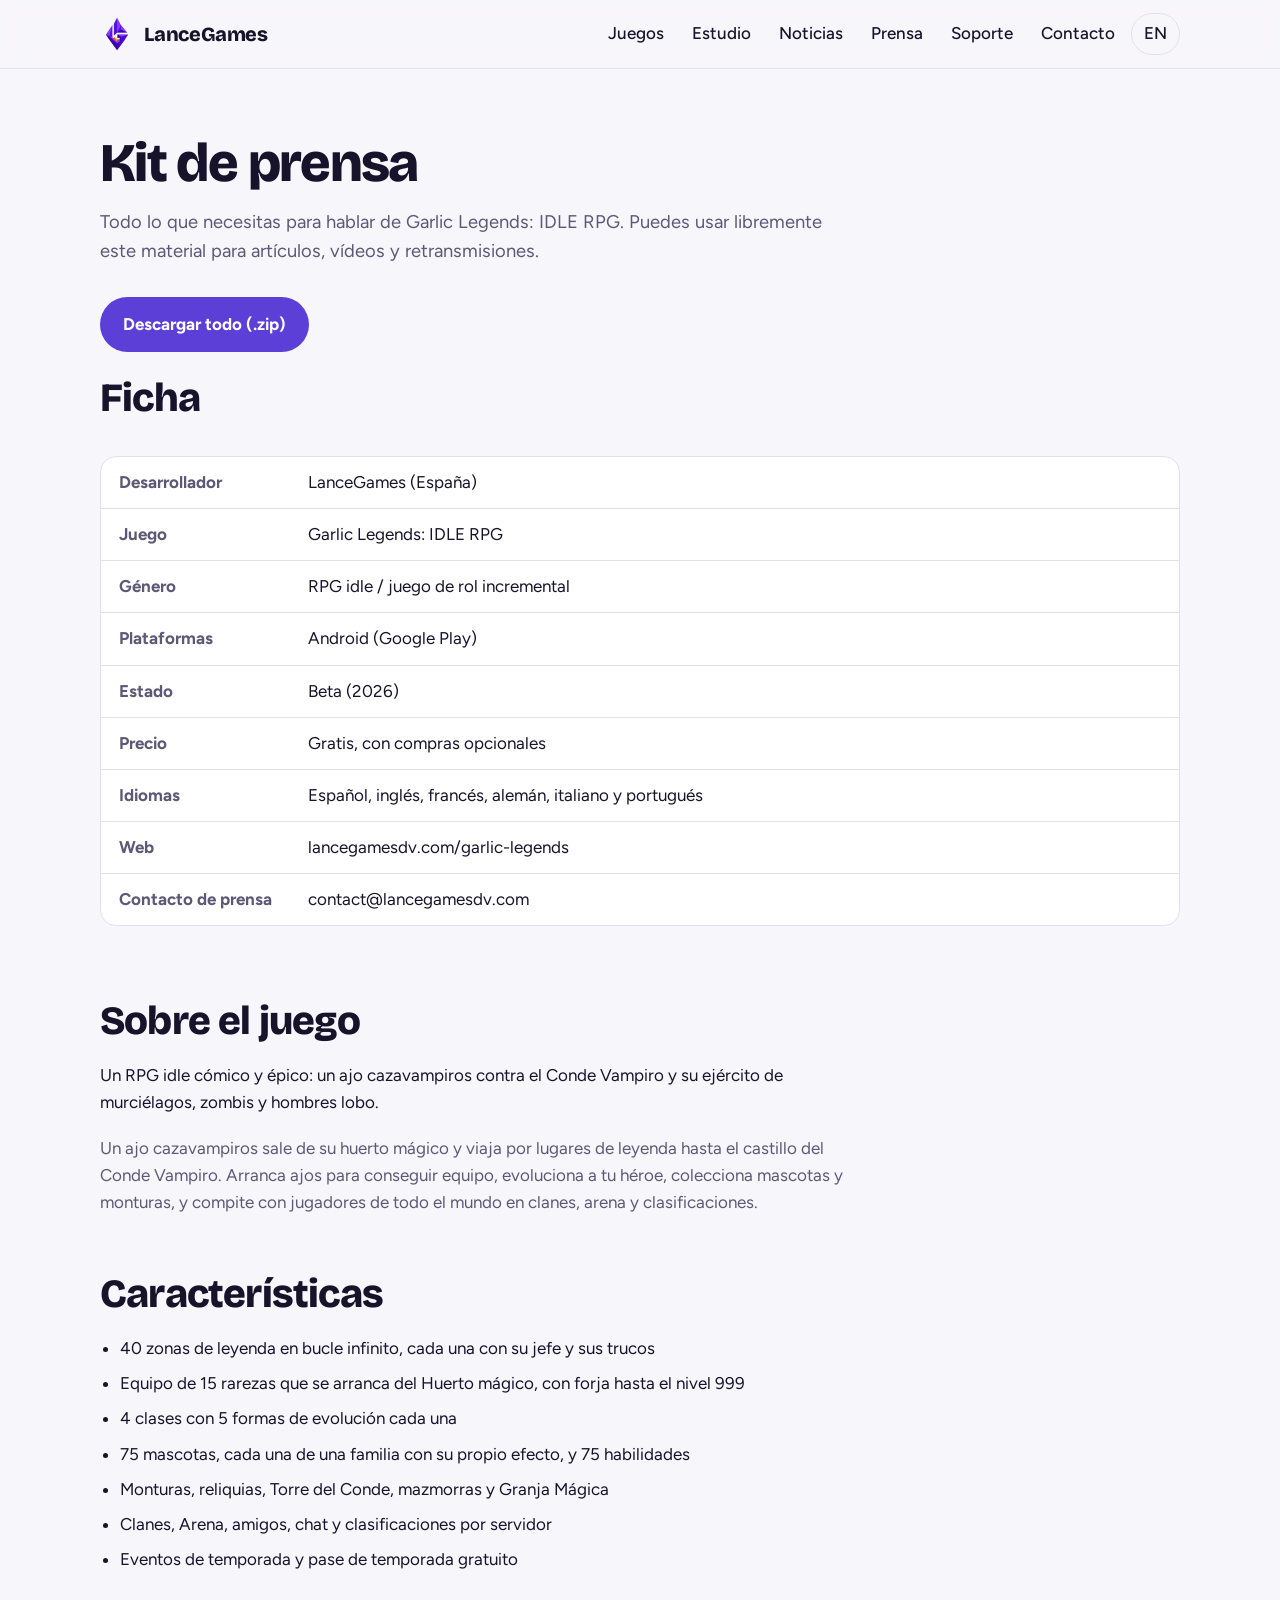
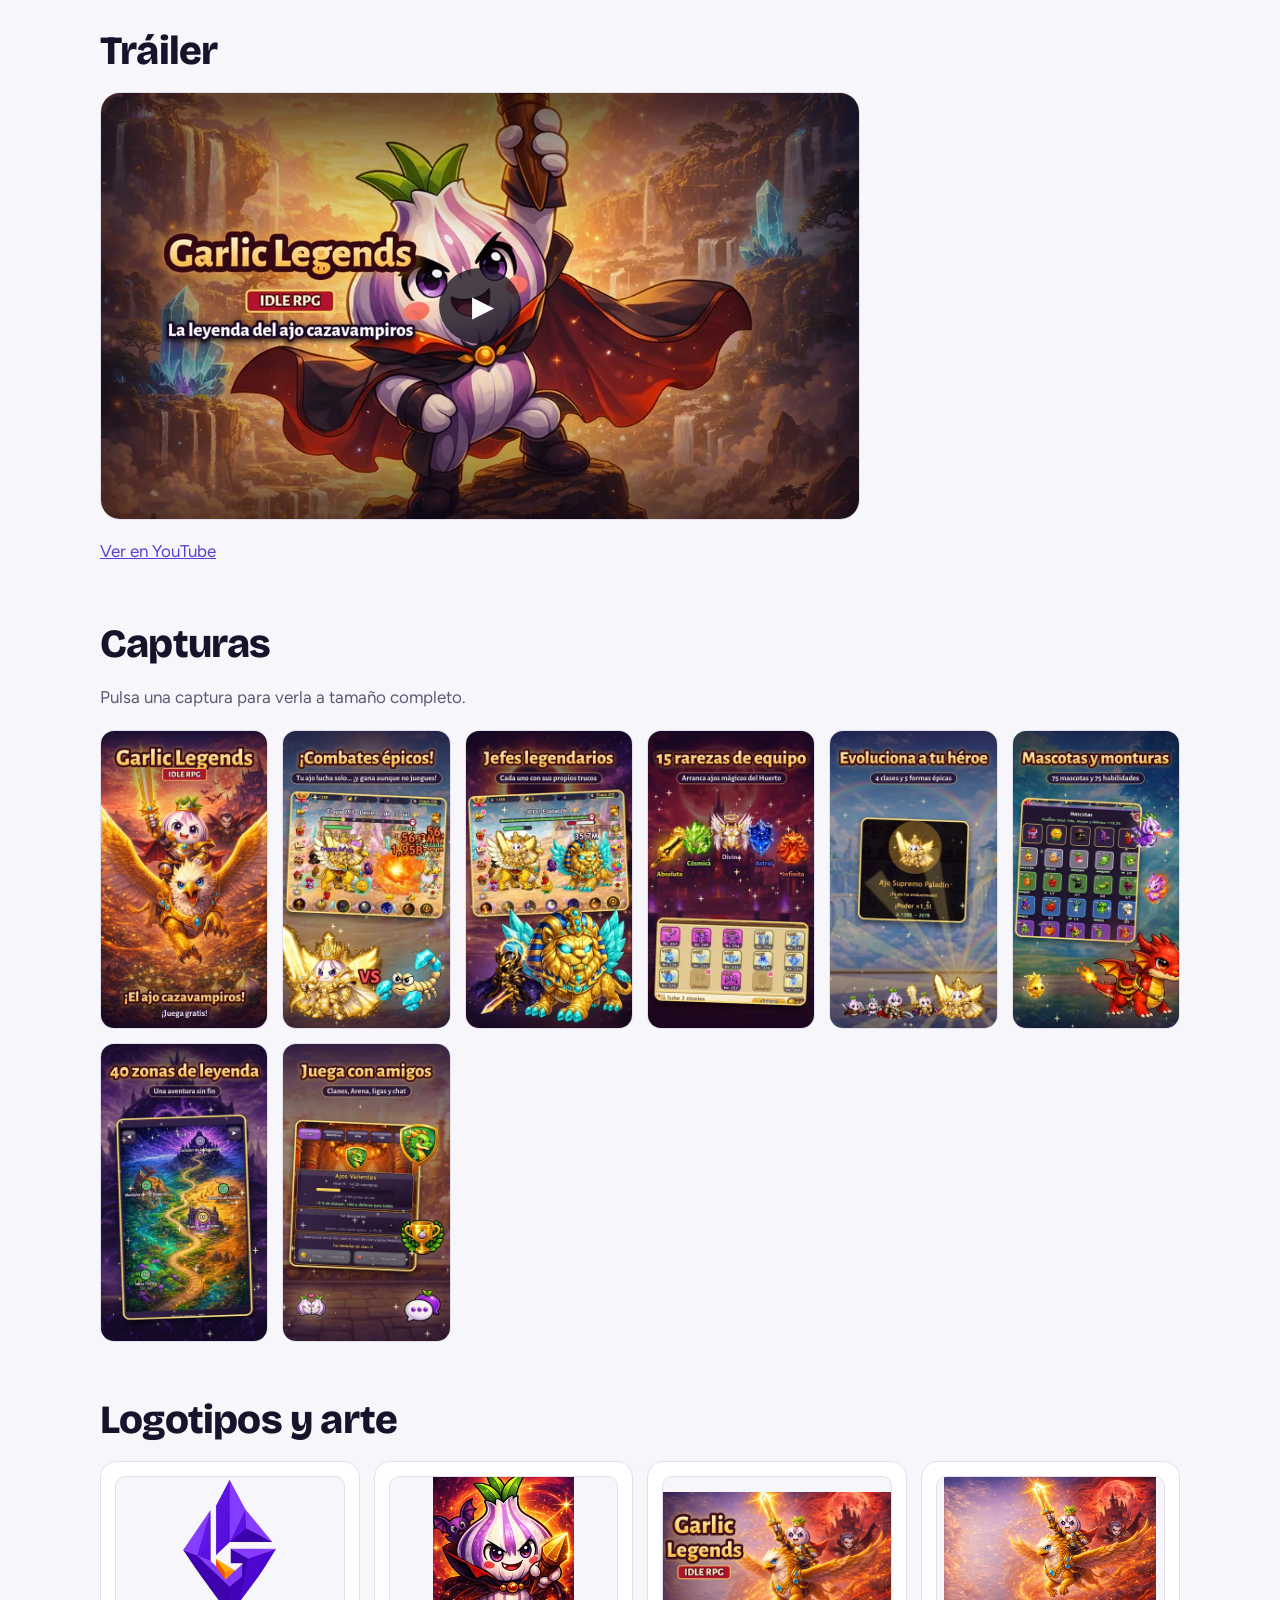
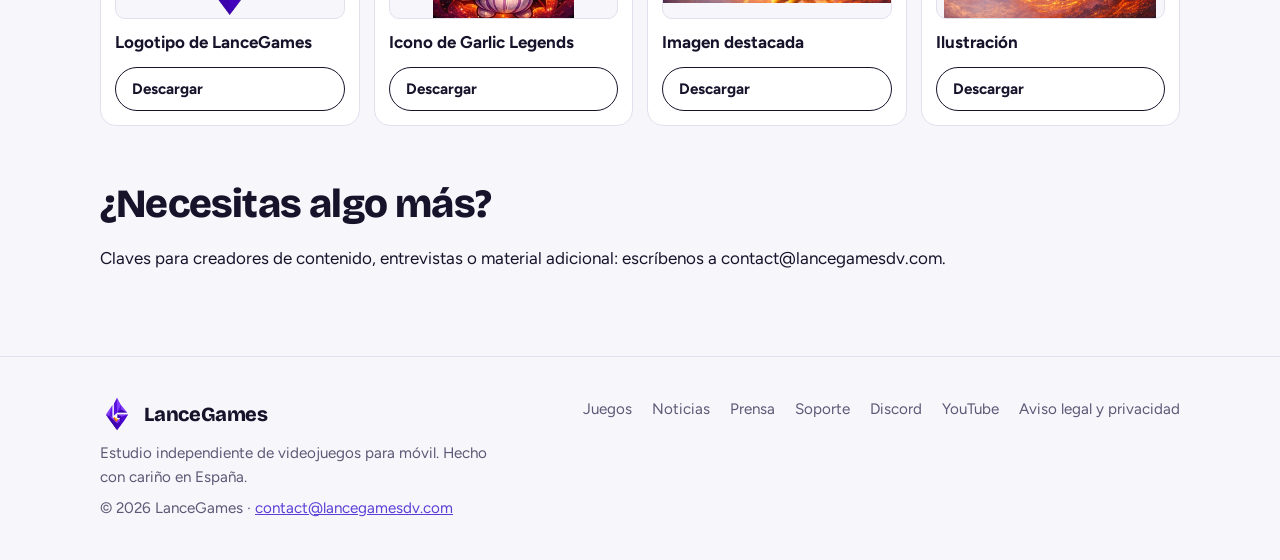
<file: prensa/index.html>
<!doctype html>
<html lang="es">
<head>
<meta charset="utf-8">
<meta name="viewport" content="width=device-width, initial-scale=1, viewport-fit=cover">
<meta http-equiv="Content-Security-Policy" content="default-src 'self'; script-src 'self' 'sha256-s/x+4pMxtFVkarsVXzCmoJb3IsAWhH6FkjPe5+Dxxl4='; style-src 'self' 'unsafe-inline'; img-src 'self' data:; font-src 'self'; connect-src 'self'; object-src 'none'; base-uri 'self'; form-action 'none'; upgrade-insecure-requests">
<meta name="referrer" content="strict-origin-when-cross-origin">
<title>Kit de prensa · LanceGames</title>
<meta name="description" content="Datos, descripción, capturas, logotipos y tráiler de Garlic Legends: IDLE RPG para prensa y creadores de contenido.">
<link rel="canonical" href="https://lancegamesdv.com/prensa/"><link rel="alternate" hreflang="es" href="https://lancegamesdv.com/prensa/"><link rel="alternate" hreflang="en" href="https://lancegamesdv.com/en/press/"><link rel="alternate" hreflang="x-default" href="https://lancegamesdv.com/prensa/">
<meta property="og:type" content="website"><meta property="og:site_name" content="LanceGames">
<meta property="og:title" content="Kit de prensa · LanceGames"><meta property="og:description" content="Datos, descripción, capturas, logotipos y tráiler de Garlic Legends: IDLE RPG para prensa y creadores de contenido.">
<meta property="og:url" content="https://lancegamesdv.com/prensa/"><meta property="og:image" content="https://lancegamesdv.com/assets/img/og.jpg">
<meta name="twitter:card" content="summary_large_image">
<meta name="theme-color" content="#16132a">
<link rel="icon" type="image/png" sizes="32x32" href="/favicon-32.png"><link rel="icon" type="image/png" sizes="192x192" href="/favicon-192.png">
<link rel="apple-touch-icon" href="/apple-touch-icon.png">
<link rel="preload" href="/assets/fonts/BricolageGrotesque-800-latin.woff2" as="font" type="font/woff2" crossorigin>
<link rel="stylesheet" href="/assets/site.css">
<script type="application/ld+json">{"@context": "https://schema.org", "@type": "Organization", "name": "LanceGames", "url": "https://lancegamesdv.com", "logo": "https://lancegamesdv.com/assets/img/logo.png", "email": "contact@lancegamesdv.com", "sameAs": ["https://discord.gg/Q7ATe9JPTj", "https://www.youtube.com/@LanceGamesDV"]}</script>

</head>
<body>
<a class="skip" href="#main">Saltar al contenido</a>
<header class="top"><div class="wrap">
  <a class="brand" href="/"><img src="/assets/img/logo-256.webp" alt="" width="34" height="34">LanceGames</a>
  <button class="menu-btn" type="button" aria-expanded="false" aria-controls="nav">Menú</button>
  <nav class="nav" id="nav" aria-label="Menú">
    <a href="/#juegos">Juegos</a>
    <a href="/#estudio">Estudio</a>
    <a href="/noticias/">Noticias</a>
    <a href="/prensa/">Prensa</a>
    <a href="/soporte/">Soporte</a>
    <a href="/#contacto">Contacto</a>
    <a class="lang" href="/en/press/" hreflang="en" data-lang-pick="en" lang="en">EN</a>
  </nav>
</div></header>
<main id="main">
<div class="wrap"><div class="page-head"><h1>Kit de prensa</h1><p>Todo lo que necesitas para hablar de Garlic Legends: IDLE RPG. Puedes usar libremente este material para artículos, vídeos y retransmisiones.</p>
<div class="btns"><a class="btn primary" href="/assets/press/garlic-legends-press-kit.zip" download>Descargar todo (.zip)</a></div></div>
<div class="page">
<section><h2>Ficha</h2><dl class="facts"><dt>Desarrollador</dt><dd>LanceGames (España)</dd><dt>Juego</dt><dd>Garlic Legends: IDLE RPG</dd><dt>Género</dt><dd>RPG idle / juego de rol incremental</dd><dt>Plataformas</dt><dd>Android (Google Play)</dd><dt>Estado</dt><dd>Beta (2026)</dd><dt>Precio</dt><dd>Gratis, con compras opcionales</dd><dt>Idiomas</dt><dd>Español, inglés, francés, alemán, italiano y portugués</dd><dt>Web</dt><dd>lancegamesdv.com/garlic-legends</dd><dt>Contacto de prensa</dt><dd>contact@lancegamesdv.com</dd></dl></section>
<section><h2>Sobre el juego</h2><p style="max-width:70ch">Un RPG idle cómico y épico: un ajo cazavampiros contra el Conde Vampiro y su ejército de murciélagos, zombis y hombres lobo.</p><p style="max-width:70ch;color:var(--muted)">Un ajo cazavampiros sale de su huerto mágico y viaja por lugares de leyenda hasta el castillo del Conde Vampiro. Arranca ajos para conseguir equipo, evoluciona a tu héroe, colecciona mascotas y monturas, y compite con jugadores de todo el mundo en clanes, arena y clasificaciones.</p></section>
<section><h2>Características</h2><ul class="feat"><li>40 zonas de leyenda en bucle infinito, cada una con su jefe y sus trucos</li><li>Equipo de 15 rarezas que se arranca del Huerto mágico, con forja hasta el nivel 999</li><li>4 clases con 5 formas de evolución cada una</li><li>75 mascotas, cada una de una familia con su propio efecto, y 75 habilidades</li><li>Monturas, reliquias, Torre del Conde, mazmorras y Granja Mágica</li><li>Clanes, Arena, amigos, chat y clasificaciones por servidor</li><li>Eventos de temporada y pase de temporada gratuito</li></ul></section>
<section><h2>Tráiler</h2><a class="trailer" href="https://youtu.be/VKciVVZRQVk" aria-label="Ver en YouTube"><img src="/assets/img/trailer.webp" alt="" width="960" height="540" loading="lazy"></a><p><a href="https://youtu.be/VKciVVZRQVk">Ver en YouTube</a></p></section>
<section><h2>Capturas</h2><p style="color:var(--muted)">Pulsa una captura para verla a tamaño completo.</p><div class="gallery"><a href="/assets/img/shot-es-1.jpg"><img src="/assets/img/shot-es-1.webp" alt="Captura de Garlic Legends 1" width="360" height="640" loading="lazy"></a><a href="/assets/img/shot-es-2.jpg"><img src="/assets/img/shot-es-2.webp" alt="Captura de Garlic Legends 2" width="360" height="640" loading="lazy"></a><a href="/assets/img/shot-es-3.jpg"><img src="/assets/img/shot-es-3.webp" alt="Captura de Garlic Legends 3" width="360" height="640" loading="lazy"></a><a href="/assets/img/shot-es-4.jpg"><img src="/assets/img/shot-es-4.webp" alt="Captura de Garlic Legends 4" width="360" height="640" loading="lazy"></a><a href="/assets/img/shot-es-5.jpg"><img src="/assets/img/shot-es-5.webp" alt="Captura de Garlic Legends 5" width="360" height="640" loading="lazy"></a><a href="/assets/img/shot-es-6.jpg"><img src="/assets/img/shot-es-6.webp" alt="Captura de Garlic Legends 6" width="360" height="640" loading="lazy"></a><a href="/assets/img/shot-es-7.jpg"><img src="/assets/img/shot-es-7.webp" alt="Captura de Garlic Legends 7" width="360" height="640" loading="lazy"></a><a href="/assets/img/shot-es-8.jpg"><img src="/assets/img/shot-es-8.webp" alt="Captura de Garlic Legends 8" width="360" height="640" loading="lazy"></a></div></section>
<section><h2>Logotipos y arte</h2><div class="downloads"><div class="dl"><div class="thumb" style="background-image:url(/assets/img/logo.png)" role="img" aria-label="Logotipo de LanceGames"></div><strong>Logotipo de LanceGames</strong><a class="btn ghost small" href="/assets/press/lancegames-logo.png" download>Descargar</a></div><div class="dl"><div class="thumb" style="background-image:url(/assets/img/gl-icon.webp)" role="img" aria-label="Icono de Garlic Legends"></div><strong>Icono de Garlic Legends</strong><a class="btn ghost small" href="/assets/press/garlic-legends-icon.png" download>Descargar</a></div><div class="dl"><div class="thumb" style="background-image:url(/assets/press/garlic-legends-feature.png)" role="img" aria-label="Imagen destacada"></div><strong>Imagen destacada</strong><a class="btn ghost small" href="/assets/press/garlic-legends-feature.png" download>Descargar</a></div><div class="dl"><div class="thumb" style="background-image:url(/assets/img/gl-art.webp)" role="img" aria-label="Ilustración"></div><strong>Ilustración</strong><a class="btn ghost small" href="/assets/press/garlic-legends-art.jpg" download>Descargar</a></div></div></section>
<section><h2>¿Necesitas algo más?</h2><p>Claves para creadores de contenido, entrevistas o material adicional: escríbenos a contact@lancegamesdv.com.</p></section>
</div></div>
</main>
<footer><div class="wrap">
  <div><a class="brand" href="/"><img src="/assets/img/logo-256.webp" alt="" width="34" height="34">LanceGames</a>
  <p style="margin-top:10px">Estudio independiente de videojuegos para móvil. Hecho con cariño en España.</p>
  <p style="margin-top:6px">© 2026 LanceGames · <a href="mailto:contact@lancegamesdv.com">contact@lancegamesdv.com</a></p></div>
  <nav aria-label="footer"><a href="/#juegos">Juegos</a><a href="/noticias/">Noticias</a><a href="/prensa/">Prensa</a><a href="/soporte/">Soporte</a><a href="https://discord.gg/Q7ATe9JPTj">Discord</a><a href="https://www.youtube.com/@LanceGamesDV">YouTube</a><a href="/legal/">Aviso legal y privacidad</a></nav>
</div></footer>
<script src="/assets/site.js" defer></script>
</body>
</html>
</file>
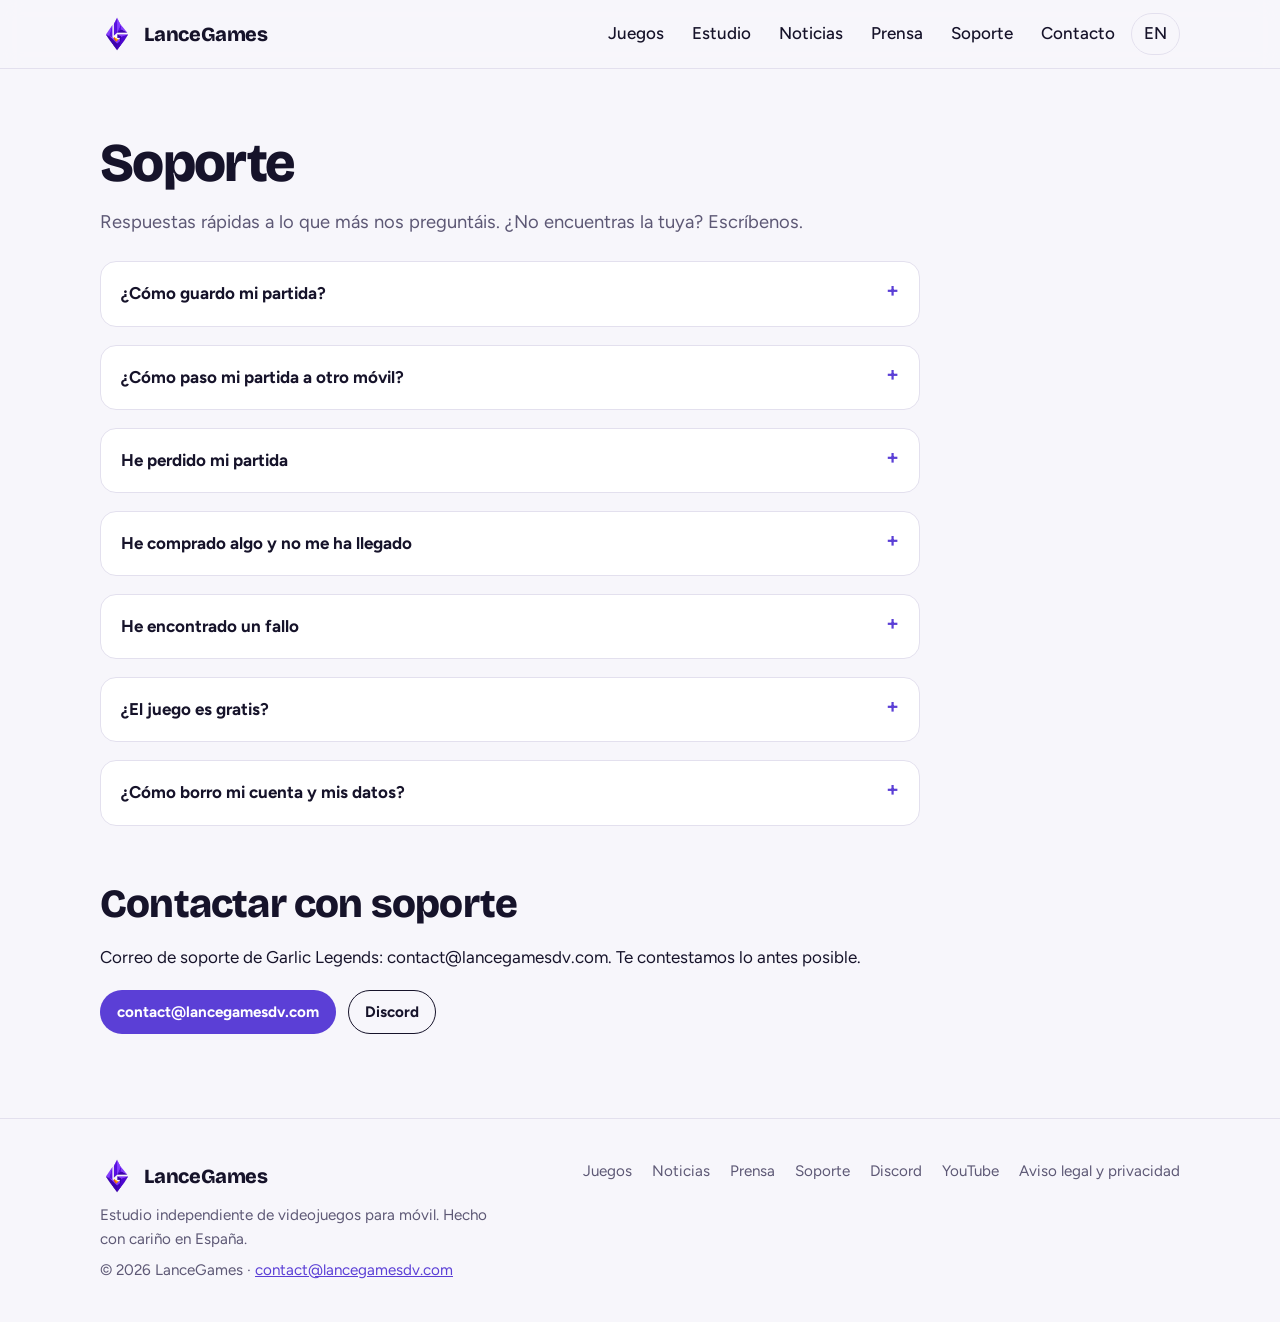
<file: soporte/index.html>
<!doctype html>
<html lang="es">
<head>
<meta charset="utf-8">
<meta name="viewport" content="width=device-width, initial-scale=1, viewport-fit=cover">
<meta http-equiv="Content-Security-Policy" content="default-src 'self'; script-src 'self' 'sha256-s/x+4pMxtFVkarsVXzCmoJb3IsAWhH6FkjPe5+Dxxl4='; style-src 'self' 'unsafe-inline'; img-src 'self' data:; font-src 'self'; connect-src 'self'; object-src 'none'; base-uri 'self'; form-action 'none'; upgrade-insecure-requests">
<meta name="referrer" content="strict-origin-when-cross-origin">
<title>Soporte · LanceGames</title>
<meta name="description" content="Preguntas frecuentes y ayuda con Garlic Legends: cuenta, partida, compras, fallos y borrado de datos.">
<link rel="canonical" href="https://lancegamesdv.com/soporte/"><link rel="alternate" hreflang="es" href="https://lancegamesdv.com/soporte/"><link rel="alternate" hreflang="en" href="https://lancegamesdv.com/en/support/"><link rel="alternate" hreflang="x-default" href="https://lancegamesdv.com/soporte/">
<meta property="og:type" content="website"><meta property="og:site_name" content="LanceGames">
<meta property="og:title" content="Soporte · LanceGames"><meta property="og:description" content="Preguntas frecuentes y ayuda con Garlic Legends: cuenta, partida, compras, fallos y borrado de datos.">
<meta property="og:url" content="https://lancegamesdv.com/soporte/"><meta property="og:image" content="https://lancegamesdv.com/assets/img/og.jpg">
<meta name="twitter:card" content="summary_large_image">
<meta name="theme-color" content="#16132a">
<link rel="icon" type="image/png" sizes="32x32" href="/favicon-32.png"><link rel="icon" type="image/png" sizes="192x192" href="/favicon-192.png">
<link rel="apple-touch-icon" href="/apple-touch-icon.png">
<link rel="preload" href="/assets/fonts/BricolageGrotesque-800-latin.woff2" as="font" type="font/woff2" crossorigin>
<link rel="stylesheet" href="/assets/site.css">
<script type="application/ld+json">{"@context": "https://schema.org", "@type": "Organization", "name": "LanceGames", "url": "https://lancegamesdv.com", "logo": "https://lancegamesdv.com/assets/img/logo.png", "email": "contact@lancegamesdv.com", "sameAs": ["https://discord.gg/Q7ATe9JPTj", "https://www.youtube.com/@LanceGamesDV"]}</script>

</head>
<body>
<a class="skip" href="#main">Saltar al contenido</a>
<header class="top"><div class="wrap">
  <a class="brand" href="/"><img src="/assets/img/logo-256.webp" alt="" width="34" height="34">LanceGames</a>
  <button class="menu-btn" type="button" aria-expanded="false" aria-controls="nav">Menú</button>
  <nav class="nav" id="nav" aria-label="Menú">
    <a href="/#juegos">Juegos</a>
    <a href="/#estudio">Estudio</a>
    <a href="/noticias/">Noticias</a>
    <a href="/prensa/">Prensa</a>
    <a href="/soporte/">Soporte</a>
    <a href="/#contacto">Contacto</a>
    <a class="lang" href="/en/support/" hreflang="en" data-lang-pick="en" lang="en">EN</a>
  </nav>
</div></header>
<main id="main">
<div class="wrap"><div class="page-head"><h1>Soporte</h1><p>Respuestas rápidas a lo que más nos preguntáis. ¿No encuentras la tuya? Escríbenos.</p></div>
<div class="page"><section class="faq"><details><summary>¿Cómo guardo mi partida?</summary><p>La partida se guarda sola en el móvil y en la nube. Para no perderla nunca, conecta tu cuenta de Google en Ajustes → Partida. Si juegas como invitado, la partida se pierde al borrar el juego.</p></details><details><summary>¿Cómo paso mi partida a otro móvil?</summary><p>Conecta la misma cuenta de Google en los dos dispositivos (Ajustes → Partida). Al entrar con esa cuenta se carga tu partida.</p></details><details><summary>He perdido mi partida</summary><p>Escríbenos a contact@lancegamesdv.com con tu ID de jugador (Ajustes → Partida → ID de jugador) y lo que recuerdes de tu partida (nombre, nivel). Lo revisaremos.</p></details><details><summary>He comprado algo y no me ha llegado</summary><p>Abre la Tienda y pulsa «Restaurar compras». Si sigue sin llegar, escríbenos a contact@lancegamesdv.com con el justificante de Google Play.</p></details><details><summary>He encontrado un fallo</summary><p>En el juego: Ajustes → Información → «Informar de un problema». También puedes contarlo en el canal de fallos de nuestro Discord.</p></details><details><summary>¿El juego es gratis?</summary><p>Sí. Las compras son opcionales y todo se puede conseguir jugando. Las probabilidades de los premios al azar se ven dentro del juego.</p></details><details><summary>¿Cómo borro mi cuenta y mis datos?</summary><p>En el juego: Ajustes → Partida → «Borrar partida». También puedes pedirlo por correo; aquí lo explicamos paso a paso. <a href="/garlic-legends/delete-account.html">Cómo borrar la cuenta</a></p></details></section>
<section><h2>Contactar con soporte</h2><p>Correo de soporte de Garlic Legends: contact@lancegamesdv.com. Te contestamos lo antes posible.</p>
<div class="btns" style="margin-top:0"><a class="btn primary small" href="mailto:contact@lancegamesdv.com">contact@lancegamesdv.com</a><a class="btn ghost small" href="https://discord.gg/Q7ATe9JPTj">Discord</a></div></section></div></div>
</main>
<footer><div class="wrap">
  <div><a class="brand" href="/"><img src="/assets/img/logo-256.webp" alt="" width="34" height="34">LanceGames</a>
  <p style="margin-top:10px">Estudio independiente de videojuegos para móvil. Hecho con cariño en España.</p>
  <p style="margin-top:6px">© 2026 LanceGames · <a href="mailto:contact@lancegamesdv.com">contact@lancegamesdv.com</a></p></div>
  <nav aria-label="footer"><a href="/#juegos">Juegos</a><a href="/noticias/">Noticias</a><a href="/prensa/">Prensa</a><a href="/soporte/">Soporte</a><a href="https://discord.gg/Q7ATe9JPTj">Discord</a><a href="https://www.youtube.com/@LanceGamesDV">YouTube</a><a href="/legal/">Aviso legal y privacidad</a></nav>
</div></footer>
<script src="/assets/site.js" defer></script>
</body>
</html>
</file>
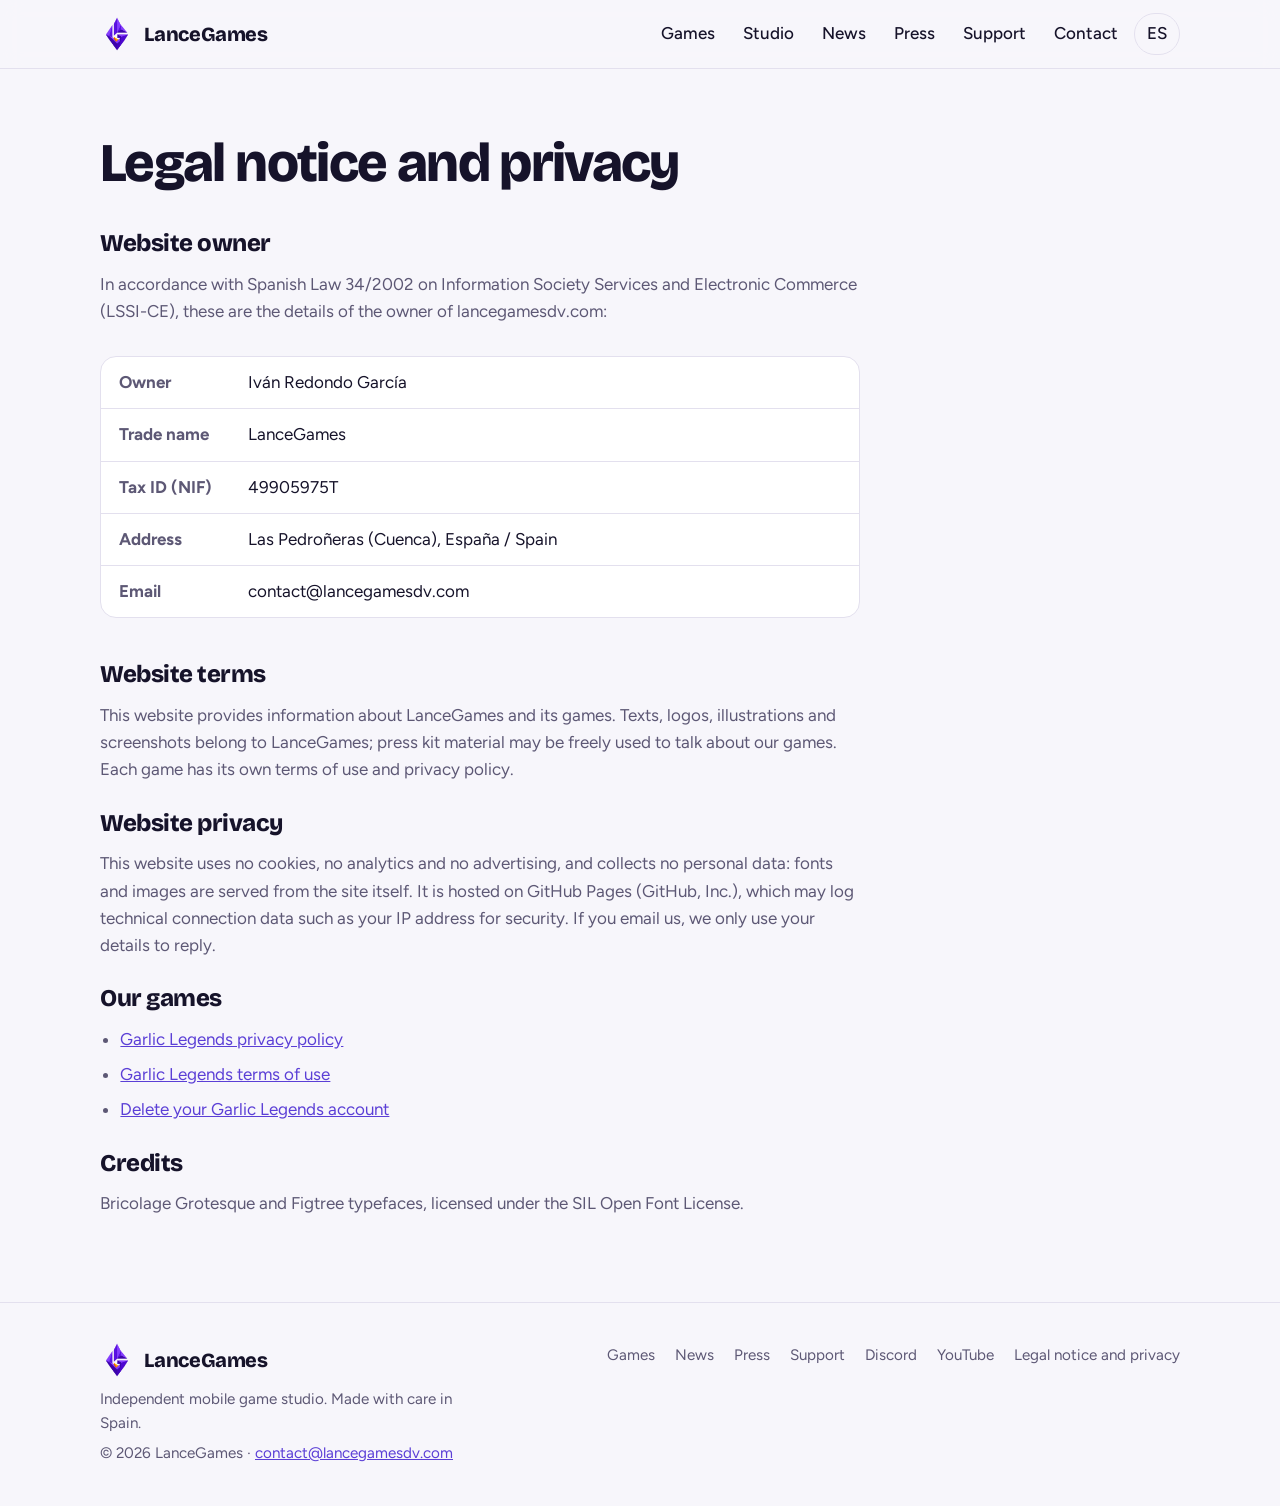
<file: en/legal/index.html>
<!doctype html>
<html lang="en">
<head>
<meta charset="utf-8">
<meta name="viewport" content="width=device-width, initial-scale=1, viewport-fit=cover">
<meta http-equiv="Content-Security-Policy" content="default-src 'self'; script-src 'self' 'sha256-s/x+4pMxtFVkarsVXzCmoJb3IsAWhH6FkjPe5+Dxxl4='; style-src 'self' 'unsafe-inline'; img-src 'self' data:; font-src 'self'; connect-src 'self'; object-src 'none'; base-uri 'self'; form-action 'none'; upgrade-insecure-requests">
<meta name="referrer" content="strict-origin-when-cross-origin">
<title>Legal notice and privacy · LanceGames</title>
<meta name="description" content="Legal notice, website privacy and credits of LanceGames.">
<link rel="canonical" href="https://lancegamesdv.com/en/legal/"><link rel="alternate" hreflang="es" href="https://lancegamesdv.com/legal/"><link rel="alternate" hreflang="en" href="https://lancegamesdv.com/en/legal/"><link rel="alternate" hreflang="x-default" href="https://lancegamesdv.com/legal/">
<meta property="og:type" content="website"><meta property="og:site_name" content="LanceGames">
<meta property="og:title" content="Legal notice and privacy · LanceGames"><meta property="og:description" content="Legal notice, website privacy and credits of LanceGames.">
<meta property="og:url" content="https://lancegamesdv.com/en/legal/"><meta property="og:image" content="https://lancegamesdv.com/assets/img/og.jpg">
<meta name="twitter:card" content="summary_large_image">
<meta name="theme-color" content="#16132a">
<link rel="icon" type="image/png" sizes="32x32" href="/favicon-32.png"><link rel="icon" type="image/png" sizes="192x192" href="/favicon-192.png">
<link rel="apple-touch-icon" href="/apple-touch-icon.png">
<link rel="preload" href="/assets/fonts/BricolageGrotesque-800-latin.woff2" as="font" type="font/woff2" crossorigin>
<link rel="stylesheet" href="/assets/site.css">
<script type="application/ld+json">{"@context": "https://schema.org", "@type": "Organization", "name": "LanceGames", "url": "https://lancegamesdv.com", "logo": "https://lancegamesdv.com/assets/img/logo.png", "email": "contact@lancegamesdv.com", "sameAs": ["https://discord.gg/Q7ATe9JPTj", "https://www.youtube.com/@LanceGamesDV"]}</script>

</head>
<body>
<a class="skip" href="#main">Skip to content</a>
<header class="top"><div class="wrap">
  <a class="brand" href="/en/"><img src="/assets/img/logo-256.webp" alt="" width="34" height="34">LanceGames</a>
  <button class="menu-btn" type="button" aria-expanded="false" aria-controls="nav">Menu</button>
  <nav class="nav" id="nav" aria-label="Menu">
    <a href="/en/#games">Games</a>
    <a href="/en/#studio">Studio</a>
    <a href="/en/news/">News</a>
    <a href="/en/press/">Press</a>
    <a href="/en/support/">Support</a>
    <a href="/en/#contact">Contact</a>
    <a class="lang" href="/legal/" hreflang="es" data-lang-pick="es" lang="es">ES</a>
  </nav>
</div></header>
<main id="main">
<div class="wrap"><div class="page-head"><h1>Legal notice and privacy</h1></div>
<div class="page"><div class="prose">
<h2>Website owner</h2><p>In accordance with Spanish Law 34/2002 on Information Society Services and Electronic Commerce (LSSI-CE), these are the details of the owner of lancegamesdv.com:</p><dl class="facts" style="color:var(--ink)"><dt>Owner</dt><dd>Iván Redondo García</dd><dt>Trade name</dt><dd>LanceGames</dd><dt>Tax ID (NIF)</dt><dd>49905975T</dd><dt>Address</dt><dd>Las Pedroñeras (Cuenca), España / Spain</dd><dt>Email</dt><dd>contact@lancegamesdv.com</dd></dl>
<h2>Website terms</h2><p>This website provides information about LanceGames and its games. Texts, logos, illustrations and screenshots belong to LanceGames; press kit material may be freely used to talk about our games. Each game has its own terms of use and privacy policy.</p>
<h2>Website privacy</h2><p>This website uses no cookies, no analytics and no advertising, and collects no personal data: fonts and images are served from the site itself. It is hosted on GitHub Pages (GitHub, Inc.), which may log technical connection data such as your IP address for security. If you email us, we only use your details to reply.</p>
<h2>Our games</h2><ul class="feat"><li><a href="/garlic-legends/privacy.html">Garlic Legends privacy policy</a></li><li><a href="/garlic-legends/terms.html">Garlic Legends terms of use</a></li><li><a href="/garlic-legends/delete-account.html">Delete your Garlic Legends account</a></li></ul>
<h2>Credits</h2><p>Bricolage Grotesque and Figtree typefaces, licensed under the SIL Open Font License.</p>
</div></div></div>
</main>
<footer><div class="wrap">
  <div><a class="brand" href="/en/"><img src="/assets/img/logo-256.webp" alt="" width="34" height="34">LanceGames</a>
  <p style="margin-top:10px">Independent mobile game studio. Made with care in Spain.</p>
  <p style="margin-top:6px">© 2026 LanceGames · <a href="mailto:contact@lancegamesdv.com">contact@lancegamesdv.com</a></p></div>
  <nav aria-label="footer"><a href="/en/#games">Games</a><a href="/en/news/">News</a><a href="/en/press/">Press</a><a href="/en/support/">Support</a><a href="https://discord.gg/Q7ATe9JPTj">Discord</a><a href="https://www.youtube.com/@LanceGamesDV">YouTube</a><a href="/en/legal/">Legal notice and privacy</a></nav>
</div></footer>
<script src="/assets/site.js" defer></script>
</body>
</html>
</file>
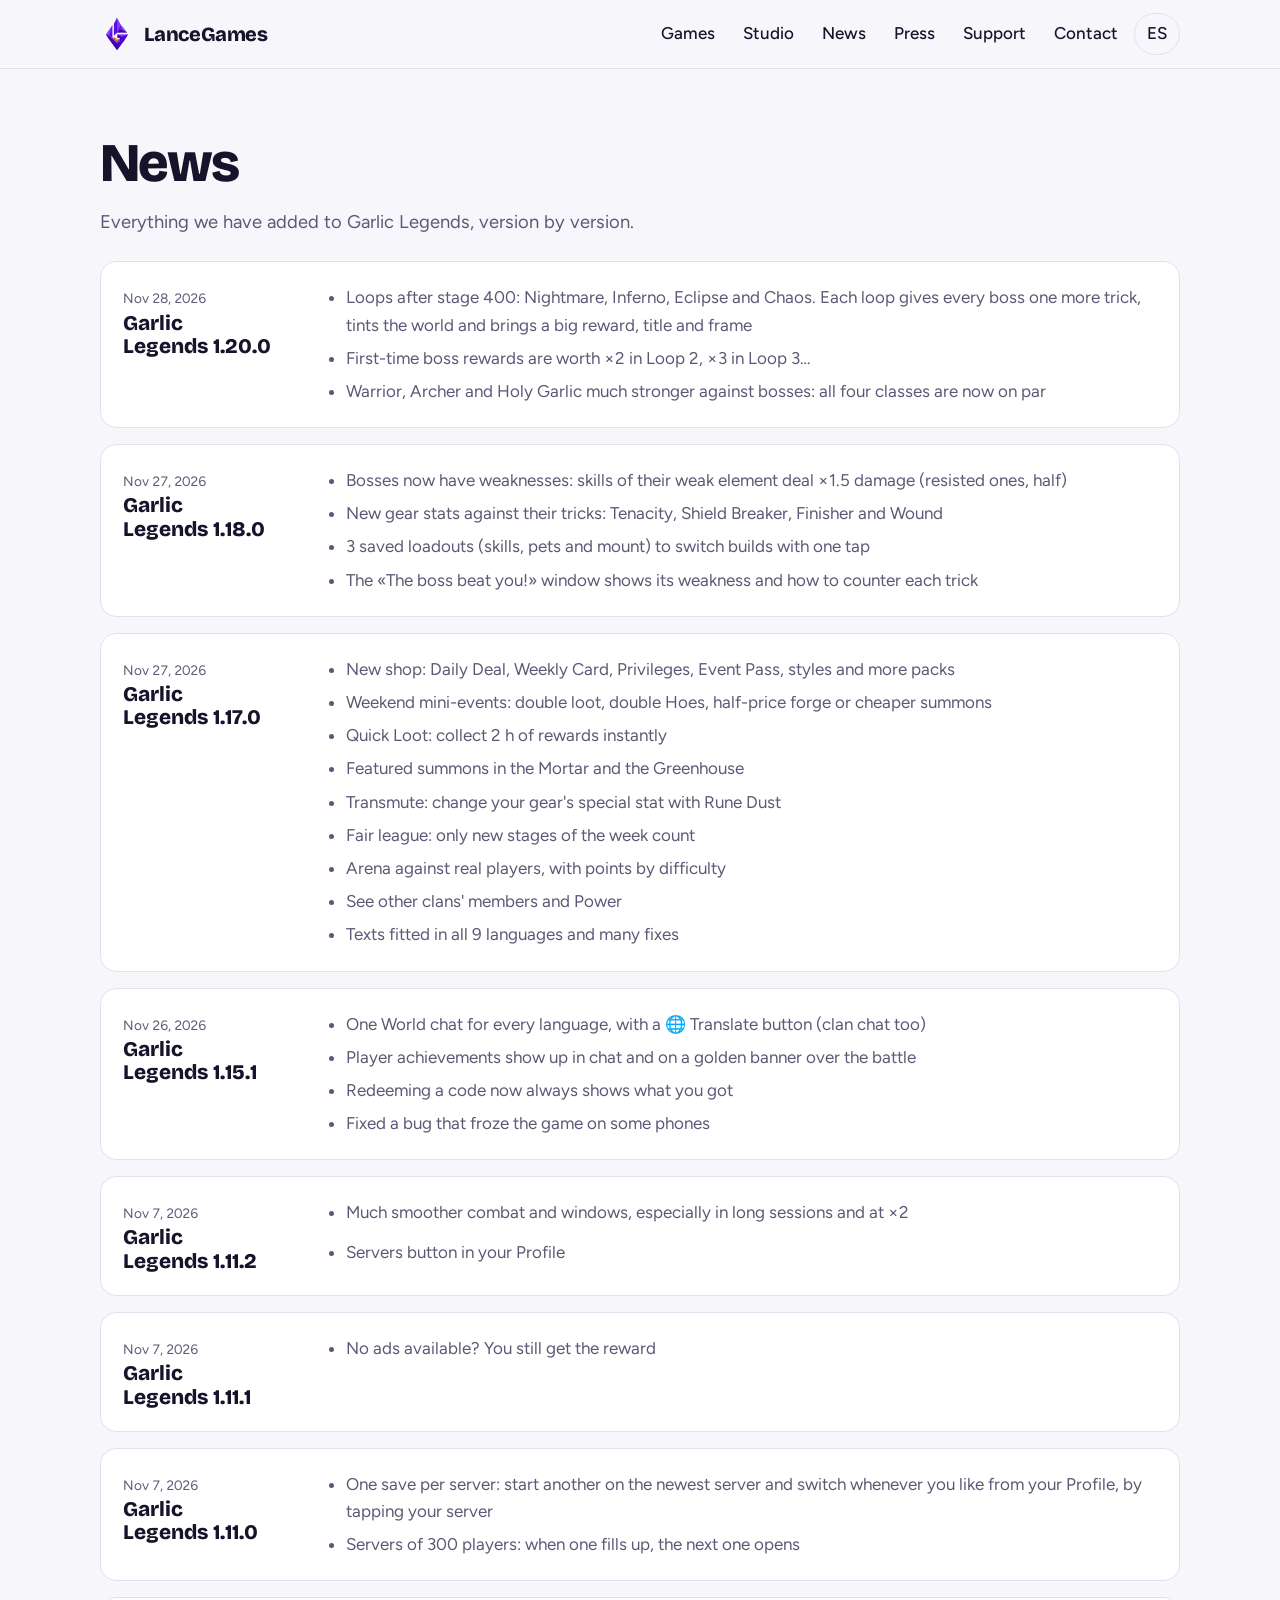
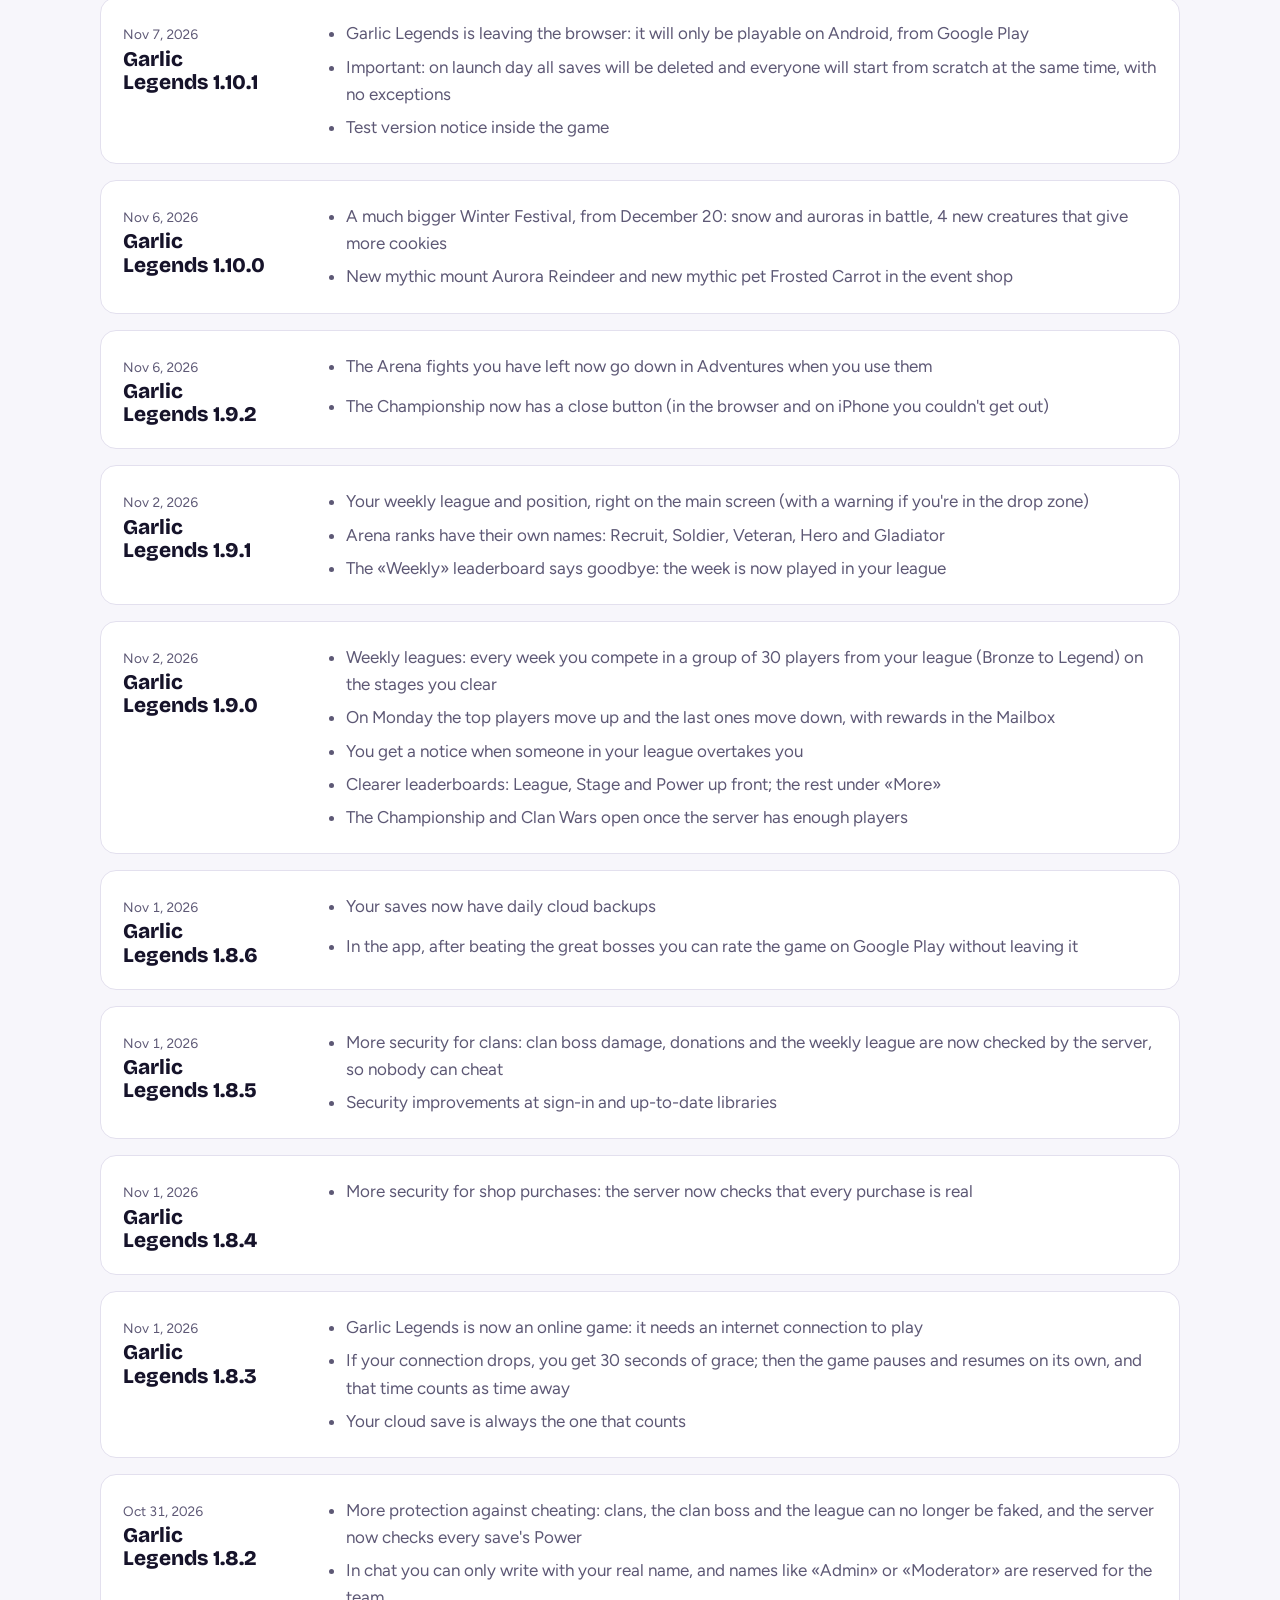
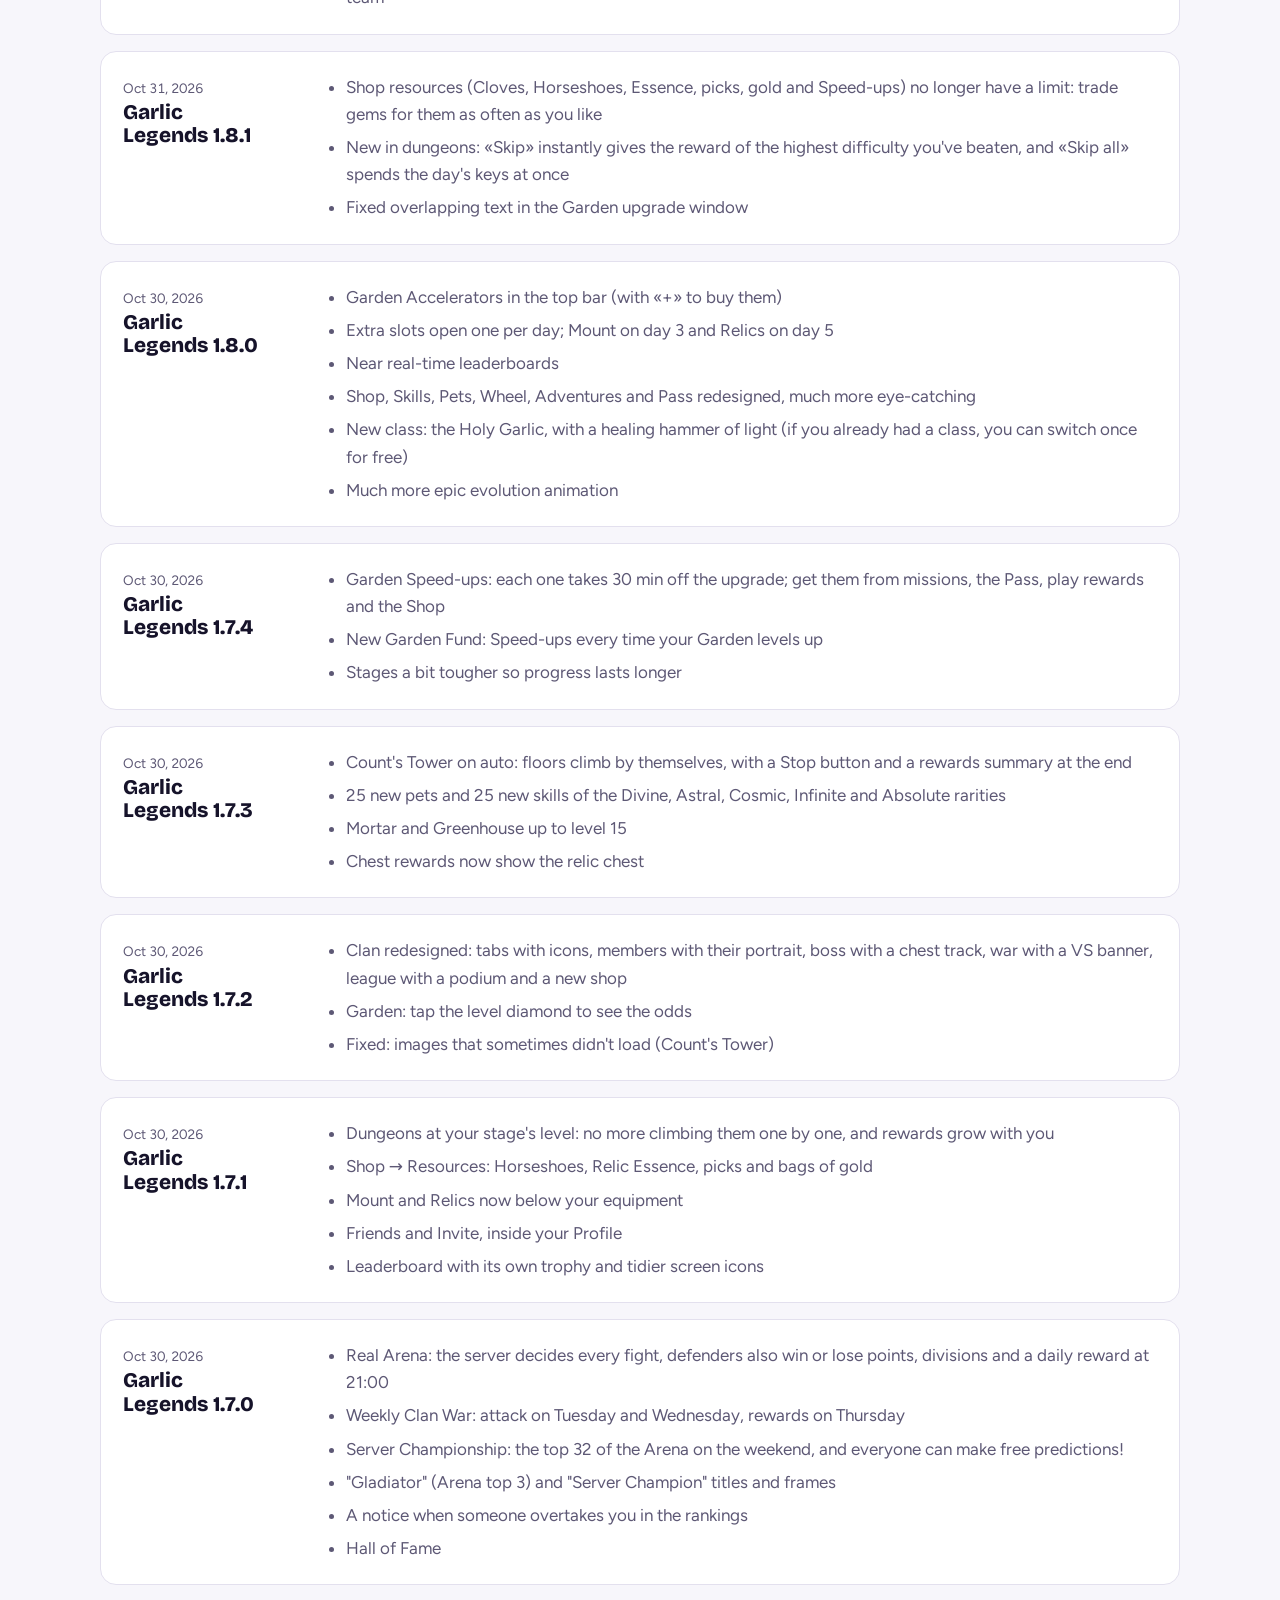
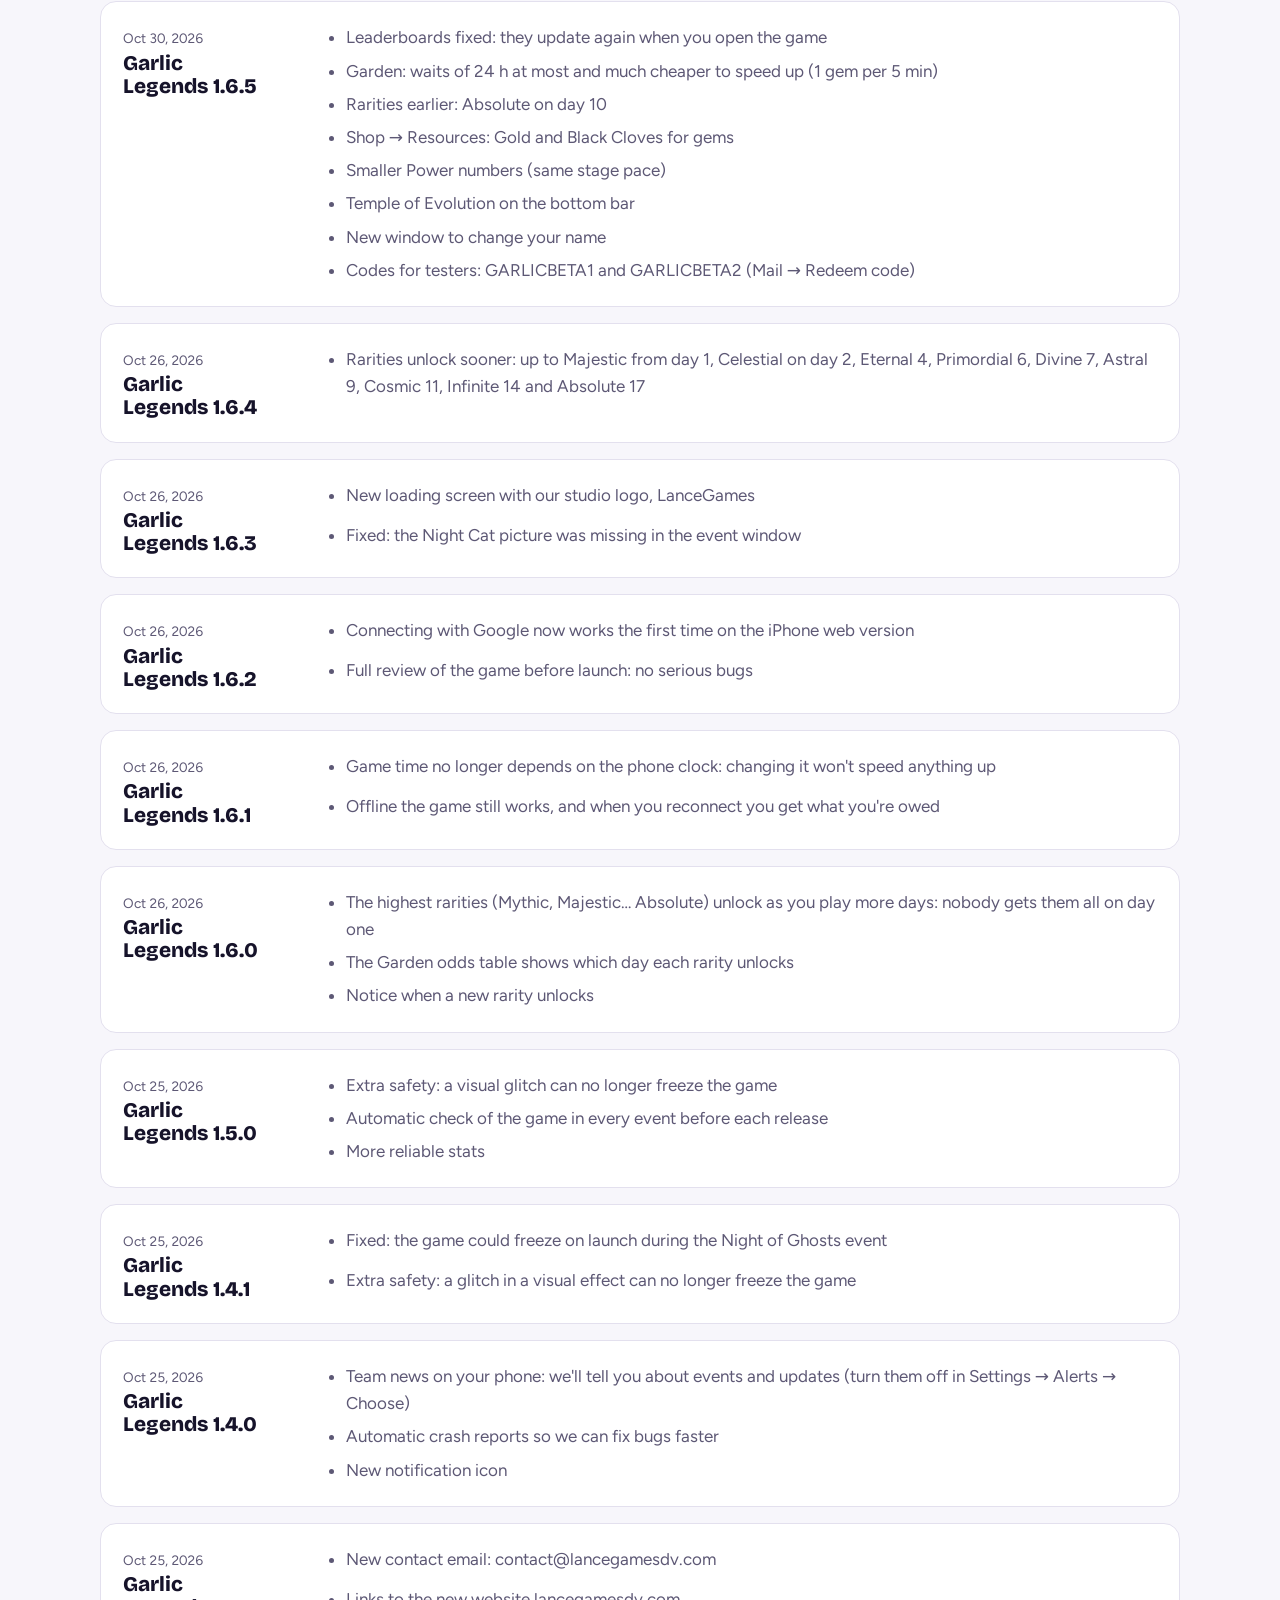
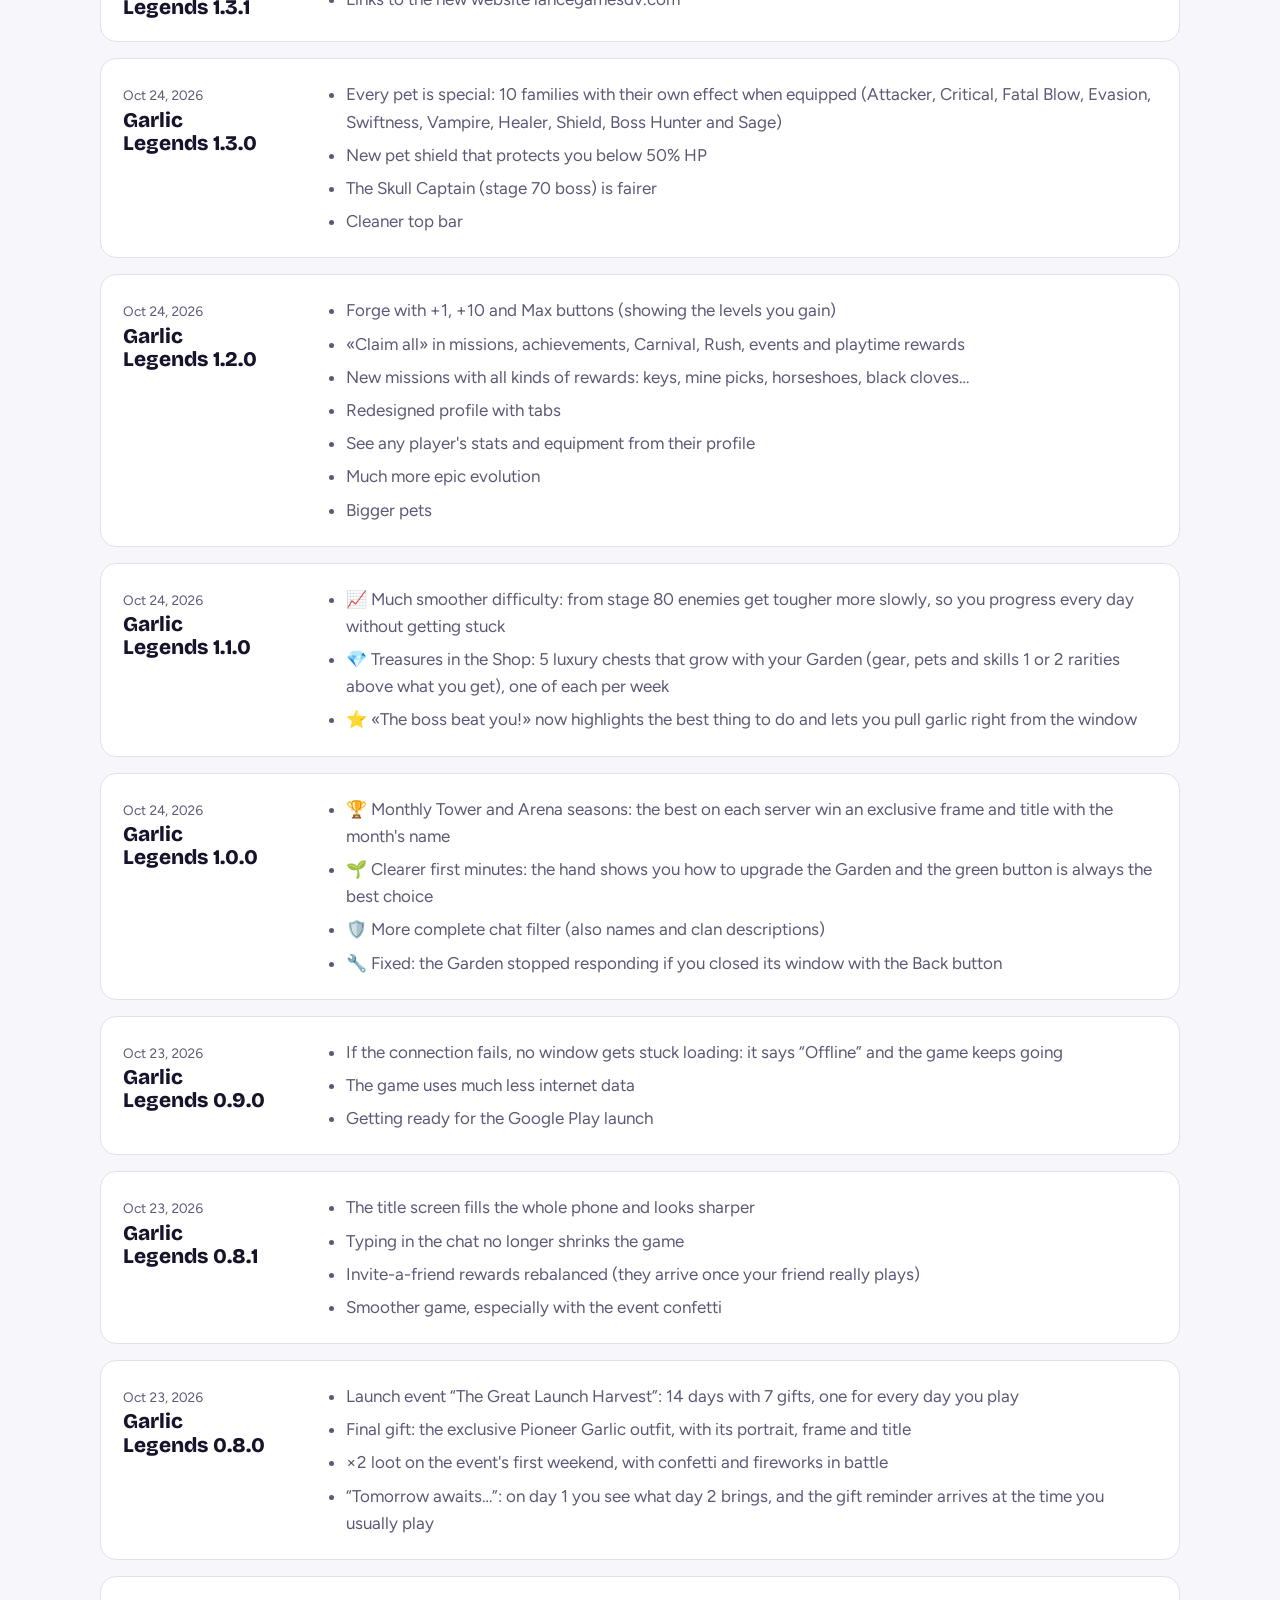
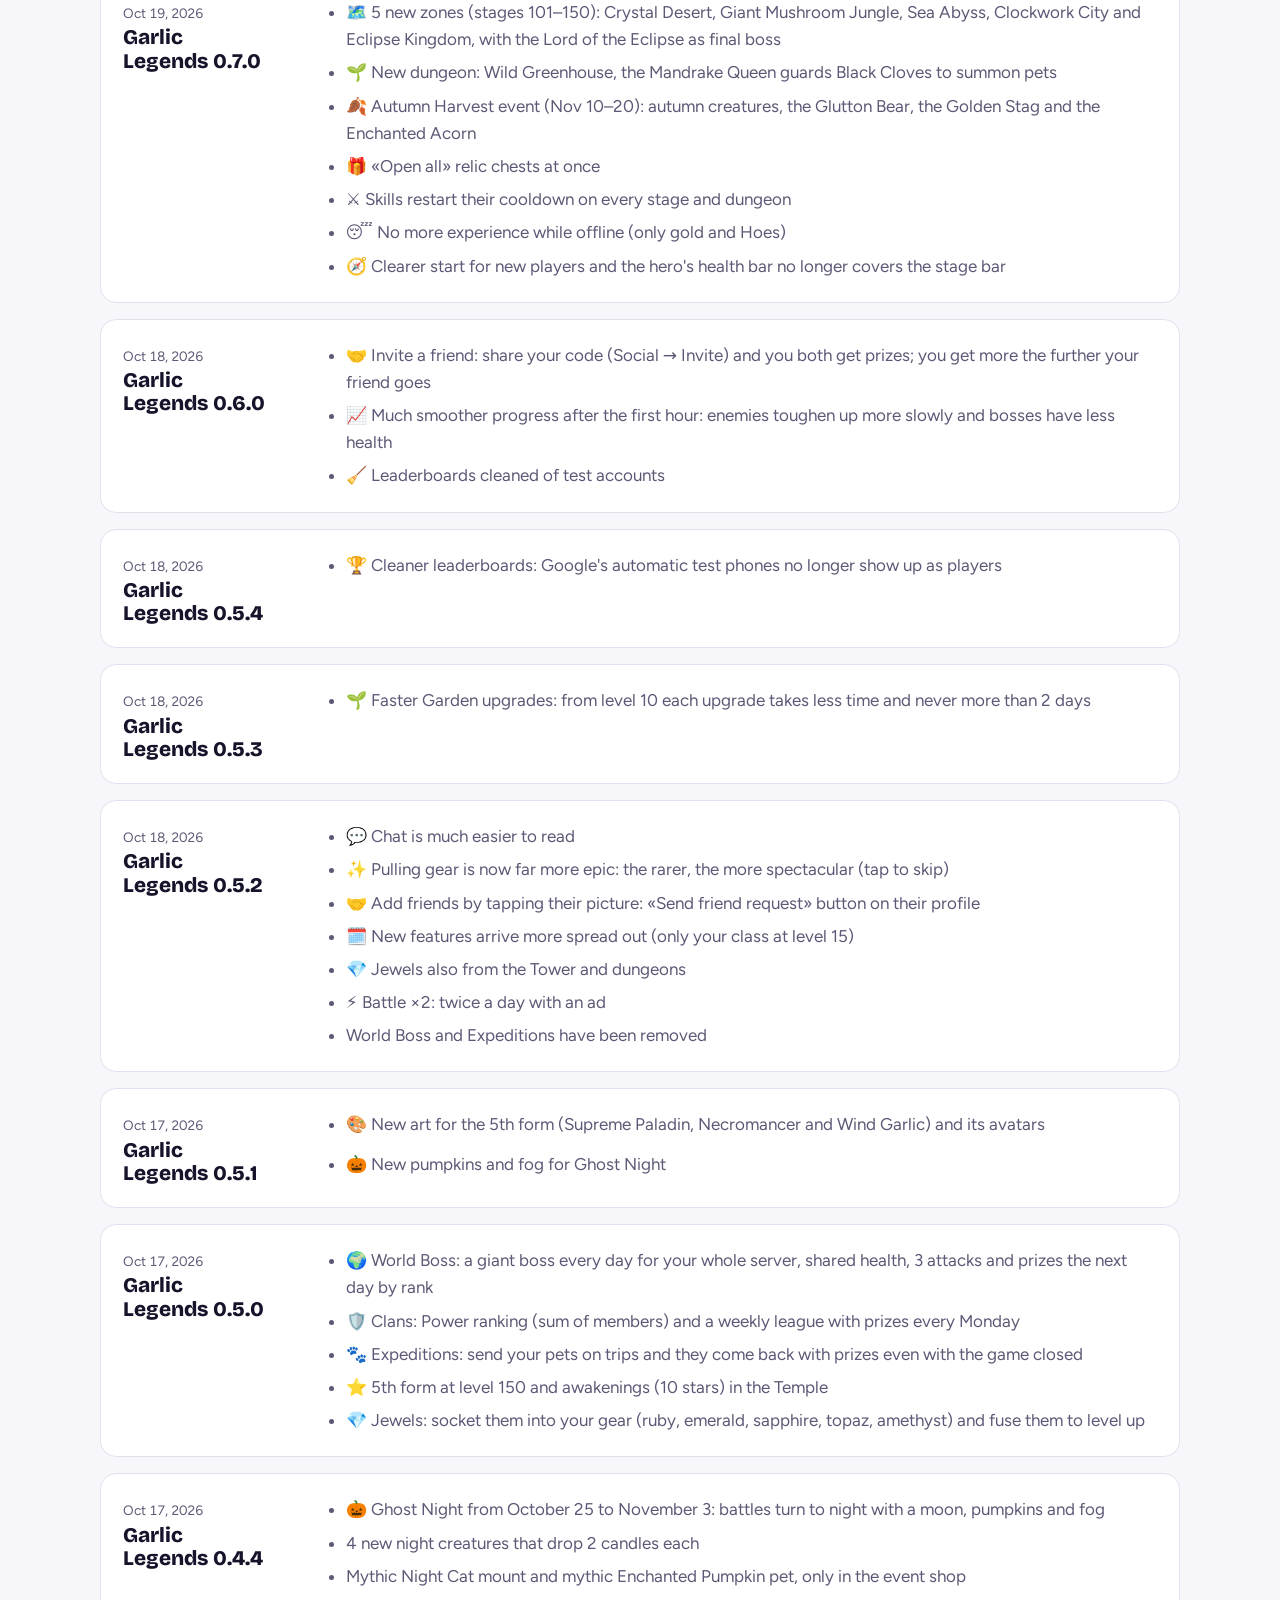
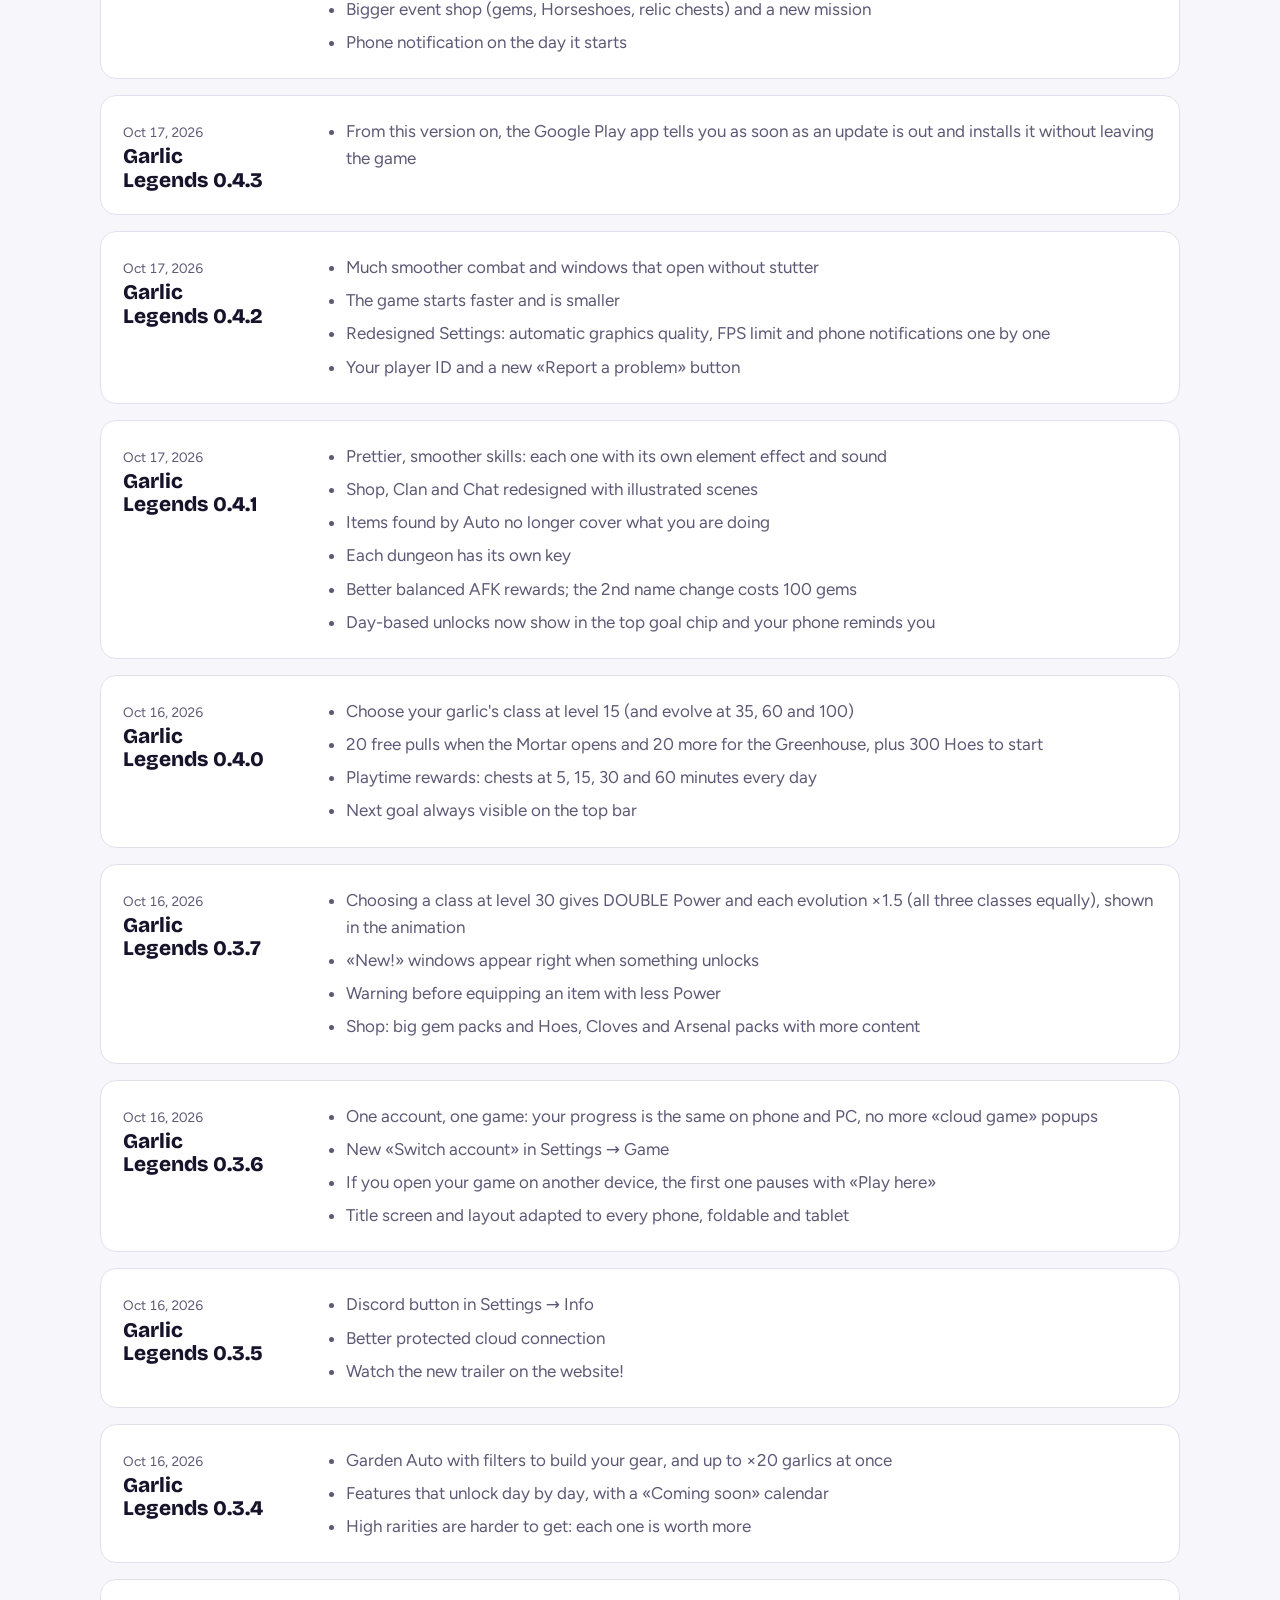
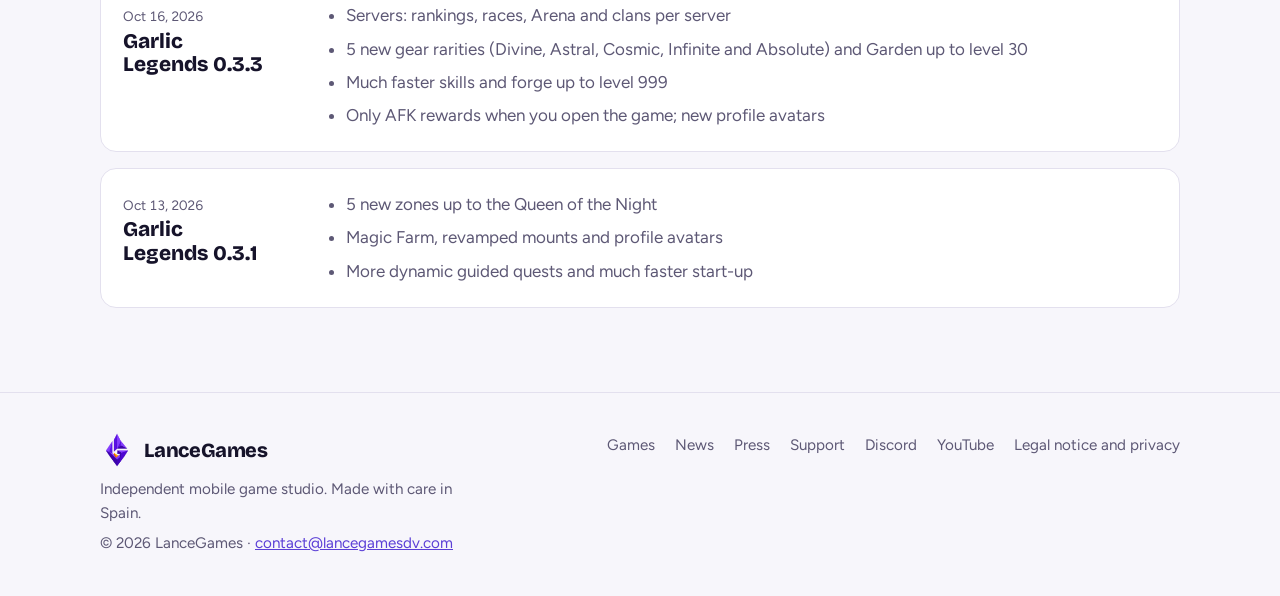
<file: en/news/index.html>
<!doctype html>
<html lang="en">
<head>
<meta charset="utf-8">
<meta name="viewport" content="width=device-width, initial-scale=1, viewport-fit=cover">
<meta http-equiv="Content-Security-Policy" content="default-src 'self'; script-src 'self' 'sha256-s/x+4pMxtFVkarsVXzCmoJb3IsAWhH6FkjPe5+Dxxl4='; style-src 'self' 'unsafe-inline'; img-src 'self' data:; font-src 'self'; connect-src 'self'; object-src 'none'; base-uri 'self'; form-action 'none'; upgrade-insecure-requests">
<meta name="referrer" content="strict-origin-when-cross-origin">
<title>News · LanceGames</title>
<meta name="description" content="News and updates from LanceGames games.">
<link rel="canonical" href="https://lancegamesdv.com/en/news/"><link rel="alternate" hreflang="es" href="https://lancegamesdv.com/noticias/"><link rel="alternate" hreflang="en" href="https://lancegamesdv.com/en/news/"><link rel="alternate" hreflang="x-default" href="https://lancegamesdv.com/noticias/">
<meta property="og:type" content="website"><meta property="og:site_name" content="LanceGames">
<meta property="og:title" content="News · LanceGames"><meta property="og:description" content="News and updates from LanceGames games.">
<meta property="og:url" content="https://lancegamesdv.com/en/news/"><meta property="og:image" content="https://lancegamesdv.com/assets/img/og.jpg">
<meta name="twitter:card" content="summary_large_image">
<meta name="theme-color" content="#16132a">
<link rel="icon" type="image/png" sizes="32x32" href="/favicon-32.png"><link rel="icon" type="image/png" sizes="192x192" href="/favicon-192.png">
<link rel="apple-touch-icon" href="/apple-touch-icon.png">
<link rel="preload" href="/assets/fonts/BricolageGrotesque-800-latin.woff2" as="font" type="font/woff2" crossorigin>
<link rel="stylesheet" href="/assets/site.css">
<script type="application/ld+json">{"@context": "https://schema.org", "@type": "Organization", "name": "LanceGames", "url": "https://lancegamesdv.com", "logo": "https://lancegamesdv.com/assets/img/logo.png", "email": "contact@lancegamesdv.com", "sameAs": ["https://discord.gg/Q7ATe9JPTj", "https://www.youtube.com/@LanceGamesDV"]}</script>

</head>
<body>
<a class="skip" href="#main">Skip to content</a>
<header class="top"><div class="wrap">
  <a class="brand" href="/en/"><img src="/assets/img/logo-256.webp" alt="" width="34" height="34">LanceGames</a>
  <button class="menu-btn" type="button" aria-expanded="false" aria-controls="nav">Menu</button>
  <nav class="nav" id="nav" aria-label="Menu">
    <a href="/en/#games">Games</a>
    <a href="/en/#studio">Studio</a>
    <a href="/en/news/">News</a>
    <a href="/en/press/">Press</a>
    <a href="/en/support/">Support</a>
    <a href="/en/#contact">Contact</a>
    <a class="lang" href="/noticias/" hreflang="es" data-lang-pick="es" lang="es">ES</a>
  </nav>
</div></header>
<main id="main">
<div class="wrap"><div class="page-head"><h1>News</h1><p>Everything we have added to Garlic Legends, version by version.</p></div>
<div class="page list"><div class="news"><article class="post"><div><time datetime="2026-11-28">Nov 28, 2026</time><h3>Garlic Legends 1.20.0</h3></div><ul><li>Loops after stage 400: Nightmare, Inferno, Eclipse and Chaos. Each loop gives every boss one more trick, tints the world and brings a big reward, title and frame</li><li>First-time boss rewards are worth ×2 in Loop 2, ×3 in Loop 3…</li><li>Warrior, Archer and Holy Garlic much stronger against bosses: all four classes are now on par</li></ul></article><article class="post"><div><time datetime="2026-11-27">Nov 27, 2026</time><h3>Garlic Legends 1.18.0</h3></div><ul><li>Bosses now have weaknesses: skills of their weak element deal ×1.5 damage (resisted ones, half)</li><li>New gear stats against their tricks: Tenacity, Shield Breaker, Finisher and Wound</li><li>3 saved loadouts (skills, pets and mount) to switch builds with one tap</li><li>The «The boss beat you!» window shows its weakness and how to counter each trick</li></ul></article><article class="post"><div><time datetime="2026-11-27">Nov 27, 2026</time><h3>Garlic Legends 1.17.0</h3></div><ul><li>New shop: Daily Deal, Weekly Card, Privileges, Event Pass, styles and more packs</li><li>Weekend mini-events: double loot, double Hoes, half-price forge or cheaper summons</li><li>Quick Loot: collect 2 h of rewards instantly</li><li>Featured summons in the Mortar and the Greenhouse</li><li>Transmute: change your gear&#x27;s special stat with Rune Dust</li><li>Fair league: only new stages of the week count</li><li>Arena against real players, with points by difficulty</li><li>See other clans&#x27; members and Power</li><li>Texts fitted in all 9 languages and many fixes</li></ul></article><article class="post"><div><time datetime="2026-11-26">Nov 26, 2026</time><h3>Garlic Legends 1.15.1</h3></div><ul><li>One World chat for every language, with a 🌐 Translate button (clan chat too)</li><li>Player achievements show up in chat and on a golden banner over the battle</li><li>Redeeming a code now always shows what you got</li><li>Fixed a bug that froze the game on some phones</li></ul></article><article class="post"><div><time datetime="2026-11-07">Nov 7, 2026</time><h3>Garlic Legends 1.11.2</h3></div><ul><li>Much smoother combat and windows, especially in long sessions and at ×2</li><li>Servers button in your Profile</li></ul></article><article class="post"><div><time datetime="2026-11-07">Nov 7, 2026</time><h3>Garlic Legends 1.11.1</h3></div><ul><li>No ads available? You still get the reward</li></ul></article><article class="post"><div><time datetime="2026-11-07">Nov 7, 2026</time><h3>Garlic Legends 1.11.0</h3></div><ul><li>One save per server: start another on the newest server and switch whenever you like from your Profile, by tapping your server</li><li>Servers of 300 players: when one fills up, the next one opens</li></ul></article><article class="post"><div><time datetime="2026-11-07">Nov 7, 2026</time><h3>Garlic Legends 1.10.1</h3></div><ul><li>Garlic Legends is leaving the browser: it will only be playable on Android, from Google Play</li><li>Important: on launch day all saves will be deleted and everyone will start from scratch at the same time, with no exceptions</li><li>Test version notice inside the game</li></ul></article><article class="post"><div><time datetime="2026-11-06">Nov 6, 2026</time><h3>Garlic Legends 1.10.0</h3></div><ul><li>A much bigger Winter Festival, from December 20: snow and auroras in battle, 4 new creatures that give more cookies</li><li>New mythic mount Aurora Reindeer and new mythic pet Frosted Carrot in the event shop</li></ul></article><article class="post"><div><time datetime="2026-11-06">Nov 6, 2026</time><h3>Garlic Legends 1.9.2</h3></div><ul><li>The Arena fights you have left now go down in Adventures when you use them</li><li>The Championship now has a close button (in the browser and on iPhone you couldn&#x27;t get out)</li></ul></article><article class="post"><div><time datetime="2026-11-02">Nov 2, 2026</time><h3>Garlic Legends 1.9.1</h3></div><ul><li>Your weekly league and position, right on the main screen (with a warning if you&#x27;re in the drop zone)</li><li>Arena ranks have their own names: Recruit, Soldier, Veteran, Hero and Gladiator</li><li>The «Weekly» leaderboard says goodbye: the week is now played in your league</li></ul></article><article class="post"><div><time datetime="2026-11-02">Nov 2, 2026</time><h3>Garlic Legends 1.9.0</h3></div><ul><li>Weekly leagues: every week you compete in a group of 30 players from your league (Bronze to Legend) on the stages you clear</li><li>On Monday the top players move up and the last ones move down, with rewards in the Mailbox</li><li>You get a notice when someone in your league overtakes you</li><li>Clearer leaderboards: League, Stage and Power up front; the rest under «More»</li><li>The Championship and Clan Wars open once the server has enough players</li></ul></article><article class="post"><div><time datetime="2026-11-01">Nov 1, 2026</time><h3>Garlic Legends 1.8.6</h3></div><ul><li>Your saves now have daily cloud backups</li><li>In the app, after beating the great bosses you can rate the game on Google Play without leaving it</li></ul></article><article class="post"><div><time datetime="2026-11-01">Nov 1, 2026</time><h3>Garlic Legends 1.8.5</h3></div><ul><li>More security for clans: clan boss damage, donations and the weekly league are now checked by the server, so nobody can cheat</li><li>Security improvements at sign-in and up-to-date libraries</li></ul></article><article class="post"><div><time datetime="2026-11-01">Nov 1, 2026</time><h3>Garlic Legends 1.8.4</h3></div><ul><li>More security for shop purchases: the server now checks that every purchase is real</li></ul></article><article class="post"><div><time datetime="2026-11-01">Nov 1, 2026</time><h3>Garlic Legends 1.8.3</h3></div><ul><li>Garlic Legends is now an online game: it needs an internet connection to play</li><li>If your connection drops, you get 30 seconds of grace; then the game pauses and resumes on its own, and that time counts as time away</li><li>Your cloud save is always the one that counts</li></ul></article><article class="post"><div><time datetime="2026-10-31">Oct 31, 2026</time><h3>Garlic Legends 1.8.2</h3></div><ul><li>More protection against cheating: clans, the clan boss and the league can no longer be faked, and the server now checks every save&#x27;s Power</li><li>In chat you can only write with your real name, and names like «Admin» or «Moderator» are reserved for the team</li></ul></article><article class="post"><div><time datetime="2026-10-31">Oct 31, 2026</time><h3>Garlic Legends 1.8.1</h3></div><ul><li>Shop resources (Cloves, Horseshoes, Essence, picks, gold and Speed-ups) no longer have a limit: trade gems for them as often as you like</li><li>New in dungeons: «Skip» instantly gives the reward of the highest difficulty you&#x27;ve beaten, and «Skip all» spends the day&#x27;s keys at once</li><li>Fixed overlapping text in the Garden upgrade window</li></ul></article><article class="post"><div><time datetime="2026-10-30">Oct 30, 2026</time><h3>Garlic Legends 1.8.0</h3></div><ul><li>Garden Accelerators in the top bar (with «+» to buy them)</li><li>Extra slots open one per day; Mount on day 3 and Relics on day 5</li><li>Near real-time leaderboards</li><li>Shop, Skills, Pets, Wheel, Adventures and Pass redesigned, much more eye-catching</li><li>New class: the Holy Garlic, with a healing hammer of light (if you already had a class, you can switch once for free)</li><li>Much more epic evolution animation</li></ul></article><article class="post"><div><time datetime="2026-10-30">Oct 30, 2026</time><h3>Garlic Legends 1.7.4</h3></div><ul><li>Garden Speed-ups: each one takes 30 min off the upgrade; get them from missions, the Pass, play rewards and the Shop</li><li>New Garden Fund: Speed-ups every time your Garden levels up</li><li>Stages a bit tougher so progress lasts longer</li></ul></article><article class="post"><div><time datetime="2026-10-30">Oct 30, 2026</time><h3>Garlic Legends 1.7.3</h3></div><ul><li>Count&#x27;s Tower on auto: floors climb by themselves, with a Stop button and a rewards summary at the end</li><li>25 new pets and 25 new skills of the Divine, Astral, Cosmic, Infinite and Absolute rarities</li><li>Mortar and Greenhouse up to level 15</li><li>Chest rewards now show the relic chest</li></ul></article><article class="post"><div><time datetime="2026-10-30">Oct 30, 2026</time><h3>Garlic Legends 1.7.2</h3></div><ul><li>Clan redesigned: tabs with icons, members with their portrait, boss with a chest track, war with a VS banner, league with a podium and a new shop</li><li>Garden: tap the level diamond to see the odds</li><li>Fixed: images that sometimes didn&#x27;t load (Count&#x27;s Tower)</li></ul></article><article class="post"><div><time datetime="2026-10-30">Oct 30, 2026</time><h3>Garlic Legends 1.7.1</h3></div><ul><li>Dungeons at your stage&#x27;s level: no more climbing them one by one, and rewards grow with you</li><li>Shop → Resources: Horseshoes, Relic Essence, picks and bags of gold</li><li>Mount and Relics now below your equipment</li><li>Friends and Invite, inside your Profile</li><li>Leaderboard with its own trophy and tidier screen icons</li></ul></article><article class="post"><div><time datetime="2026-10-30">Oct 30, 2026</time><h3>Garlic Legends 1.7.0</h3></div><ul><li>Real Arena: the server decides every fight, defenders also win or lose points, divisions and a daily reward at 21:00</li><li>Weekly Clan War: attack on Tuesday and Wednesday, rewards on Thursday</li><li>Server Championship: the top 32 of the Arena on the weekend, and everyone can make free predictions!</li><li>&quot;Gladiator&quot; (Arena top 3) and &quot;Server Champion&quot; titles and frames</li><li>A notice when someone overtakes you in the rankings</li><li>Hall of Fame</li></ul></article><article class="post"><div><time datetime="2026-10-30">Oct 30, 2026</time><h3>Garlic Legends 1.6.5</h3></div><ul><li>Leaderboards fixed: they update again when you open the game</li><li>Garden: waits of 24 h at most and much cheaper to speed up (1 gem per 5 min)</li><li>Rarities earlier: Absolute on day 10</li><li>Shop → Resources: Gold and Black Cloves for gems</li><li>Smaller Power numbers (same stage pace)</li><li>Temple of Evolution on the bottom bar</li><li>New window to change your name</li><li>Codes for testers: GARLICBETA1 and GARLICBETA2 (Mail → Redeem code)</li></ul></article><article class="post"><div><time datetime="2026-10-26">Oct 26, 2026</time><h3>Garlic Legends 1.6.4</h3></div><ul><li>Rarities unlock sooner: up to Majestic from day 1, Celestial on day 2, Eternal 4, Primordial 6, Divine 7, Astral 9, Cosmic 11, Infinite 14 and Absolute 17</li></ul></article><article class="post"><div><time datetime="2026-10-26">Oct 26, 2026</time><h3>Garlic Legends 1.6.3</h3></div><ul><li>New loading screen with our studio logo, LanceGames</li><li>Fixed: the Night Cat picture was missing in the event window</li></ul></article><article class="post"><div><time datetime="2026-10-26">Oct 26, 2026</time><h3>Garlic Legends 1.6.2</h3></div><ul><li>Connecting with Google now works the first time on the iPhone web version</li><li>Full review of the game before launch: no serious bugs</li></ul></article><article class="post"><div><time datetime="2026-10-26">Oct 26, 2026</time><h3>Garlic Legends 1.6.1</h3></div><ul><li>Game time no longer depends on the phone clock: changing it won&#x27;t speed anything up</li><li>Offline the game still works, and when you reconnect you get what you&#x27;re owed</li></ul></article><article class="post"><div><time datetime="2026-10-26">Oct 26, 2026</time><h3>Garlic Legends 1.6.0</h3></div><ul><li>The highest rarities (Mythic, Majestic… Absolute) unlock as you play more days: nobody gets them all on day one</li><li>The Garden odds table shows which day each rarity unlocks</li><li>Notice when a new rarity unlocks</li></ul></article><article class="post"><div><time datetime="2026-10-25">Oct 25, 2026</time><h3>Garlic Legends 1.5.0</h3></div><ul><li>Extra safety: a visual glitch can no longer freeze the game</li><li>Automatic check of the game in every event before each release</li><li>More reliable stats</li></ul></article><article class="post"><div><time datetime="2026-10-25">Oct 25, 2026</time><h3>Garlic Legends 1.4.1</h3></div><ul><li>Fixed: the game could freeze on launch during the Night of Ghosts event</li><li>Extra safety: a glitch in a visual effect can no longer freeze the game</li></ul></article><article class="post"><div><time datetime="2026-10-25">Oct 25, 2026</time><h3>Garlic Legends 1.4.0</h3></div><ul><li>Team news on your phone: we&#x27;ll tell you about events and updates (turn them off in Settings → Alerts → Choose)</li><li>Automatic crash reports so we can fix bugs faster</li><li>New notification icon</li></ul></article><article class="post"><div><time datetime="2026-10-25">Oct 25, 2026</time><h3>Garlic Legends 1.3.1</h3></div><ul><li>New contact email: contact@lancegamesdv.com</li><li>Links to the new website lancegamesdv.com</li></ul></article><article class="post"><div><time datetime="2026-10-24">Oct 24, 2026</time><h3>Garlic Legends 1.3.0</h3></div><ul><li>Every pet is special: 10 families with their own effect when equipped (Attacker, Critical, Fatal Blow, Evasion, Swiftness, Vampire, Healer, Shield, Boss Hunter and Sage)</li><li>New pet shield that protects you below 50% HP</li><li>The Skull Captain (stage 70 boss) is fairer</li><li>Cleaner top bar</li></ul></article><article class="post"><div><time datetime="2026-10-24">Oct 24, 2026</time><h3>Garlic Legends 1.2.0</h3></div><ul><li>Forge with +1, +10 and Max buttons (showing the levels you gain)</li><li>«Claim all» in missions, achievements, Carnival, Rush, events and playtime rewards</li><li>New missions with all kinds of rewards: keys, mine picks, horseshoes, black cloves…</li><li>Redesigned profile with tabs</li><li>See any player&#x27;s stats and equipment from their profile</li><li>Much more epic evolution</li><li>Bigger pets</li></ul></article><article class="post"><div><time datetime="2026-10-24">Oct 24, 2026</time><h3>Garlic Legends 1.1.0</h3></div><ul><li>📈 Much smoother difficulty: from stage 80 enemies get tougher more slowly, so you progress every day without getting stuck</li><li>💎 Treasures in the Shop: 5 luxury chests that grow with your Garden (gear, pets and skills 1 or 2 rarities above what you get), one of each per week</li><li>⭐ «The boss beat you!» now highlights the best thing to do and lets you pull garlic right from the window</li></ul></article><article class="post"><div><time datetime="2026-10-24">Oct 24, 2026</time><h3>Garlic Legends 1.0.0</h3></div><ul><li>🏆 Monthly Tower and Arena seasons: the best on each server win an exclusive frame and title with the month&#x27;s name</li><li>🌱 Clearer first minutes: the hand shows you how to upgrade the Garden and the green button is always the best choice</li><li>🛡️ More complete chat filter (also names and clan descriptions)</li><li>🔧 Fixed: the Garden stopped responding if you closed its window with the Back button</li></ul></article><article class="post"><div><time datetime="2026-10-23">Oct 23, 2026</time><h3>Garlic Legends 0.9.0</h3></div><ul><li>If the connection fails, no window gets stuck loading: it says “Offline” and the game keeps going</li><li>The game uses much less internet data</li><li>Getting ready for the Google Play launch</li></ul></article><article class="post"><div><time datetime="2026-10-23">Oct 23, 2026</time><h3>Garlic Legends 0.8.1</h3></div><ul><li>The title screen fills the whole phone and looks sharper</li><li>Typing in the chat no longer shrinks the game</li><li>Invite-a-friend rewards rebalanced (they arrive once your friend really plays)</li><li>Smoother game, especially with the event confetti</li></ul></article><article class="post"><div><time datetime="2026-10-23">Oct 23, 2026</time><h3>Garlic Legends 0.8.0</h3></div><ul><li>Launch event “The Great Launch Harvest”: 14 days with 7 gifts, one for every day you play</li><li>Final gift: the exclusive Pioneer Garlic outfit, with its portrait, frame and title</li><li>×2 loot on the event&#x27;s first weekend, with confetti and fireworks in battle</li><li>“Tomorrow awaits…”: on day 1 you see what day 2 brings, and the gift reminder arrives at the time you usually play</li></ul></article><article class="post"><div><time datetime="2026-10-19">Oct 19, 2026</time><h3>Garlic Legends 0.7.0</h3></div><ul><li>🗺️ 5 new zones (stages 101–150): Crystal Desert, Giant Mushroom Jungle, Sea Abyss, Clockwork City and Eclipse Kingdom, with the Lord of the Eclipse as final boss</li><li>🌱 New dungeon: Wild Greenhouse, the Mandrake Queen guards Black Cloves to summon pets</li><li>🍂 Autumn Harvest event (Nov 10–20): autumn creatures, the Glutton Bear, the Golden Stag and the Enchanted Acorn</li><li>🎁 «Open all» relic chests at once</li><li>⚔️ Skills restart their cooldown on every stage and dungeon</li><li>😴 No more experience while offline (only gold and Hoes)</li><li>🧭 Clearer start for new players and the hero&#x27;s health bar no longer covers the stage bar</li></ul></article><article class="post"><div><time datetime="2026-10-18">Oct 18, 2026</time><h3>Garlic Legends 0.6.0</h3></div><ul><li>🤝 Invite a friend: share your code (Social → Invite) and you both get prizes; you get more the further your friend goes</li><li>📈 Much smoother progress after the first hour: enemies toughen up more slowly and bosses have less health</li><li>🧹 Leaderboards cleaned of test accounts</li></ul></article><article class="post"><div><time datetime="2026-10-18">Oct 18, 2026</time><h3>Garlic Legends 0.5.4</h3></div><ul><li>🏆 Cleaner leaderboards: Google&#x27;s automatic test phones no longer show up as players</li></ul></article><article class="post"><div><time datetime="2026-10-18">Oct 18, 2026</time><h3>Garlic Legends 0.5.3</h3></div><ul><li>🌱 Faster Garden upgrades: from level 10 each upgrade takes less time and never more than 2 days</li></ul></article><article class="post"><div><time datetime="2026-10-18">Oct 18, 2026</time><h3>Garlic Legends 0.5.2</h3></div><ul><li>💬 Chat is much easier to read</li><li>✨ Pulling gear is now far more epic: the rarer, the more spectacular (tap to skip)</li><li>🤝 Add friends by tapping their picture: «Send friend request» button on their profile</li><li>🗓️ New features arrive more spread out (only your class at level 15)</li><li>💎 Jewels also from the Tower and dungeons</li><li>⚡ Battle ×2: twice a day with an ad</li><li>World Boss and Expeditions have been removed</li></ul></article><article class="post"><div><time datetime="2026-10-17">Oct 17, 2026</time><h3>Garlic Legends 0.5.1</h3></div><ul><li>🎨 New art for the 5th form (Supreme Paladin, Necromancer and Wind Garlic) and its avatars</li><li>🎃 New pumpkins and fog for Ghost Night</li></ul></article><article class="post"><div><time datetime="2026-10-17">Oct 17, 2026</time><h3>Garlic Legends 0.5.0</h3></div><ul><li>🌍 World Boss: a giant boss every day for your whole server, shared health, 3 attacks and prizes the next day by rank</li><li>🛡️ Clans: Power ranking (sum of members) and a weekly league with prizes every Monday</li><li>🐾 Expeditions: send your pets on trips and they come back with prizes even with the game closed</li><li>⭐ 5th form at level 150 and awakenings (10 stars) in the Temple</li><li>💎 Jewels: socket them into your gear (ruby, emerald, sapphire, topaz, amethyst) and fuse them to level up</li></ul></article><article class="post"><div><time datetime="2026-10-17">Oct 17, 2026</time><h3>Garlic Legends 0.4.4</h3></div><ul><li>🎃 Ghost Night from October 25 to November 3: battles turn to night with a moon, pumpkins and fog</li><li>4 new night creatures that drop 2 candles each</li><li>Mythic Night Cat mount and mythic Enchanted Pumpkin pet, only in the event shop</li><li>Bigger event shop (gems, Horseshoes, relic chests) and a new mission</li><li>Phone notification on the day it starts</li></ul></article><article class="post"><div><time datetime="2026-10-17">Oct 17, 2026</time><h3>Garlic Legends 0.4.3</h3></div><ul><li>From this version on, the Google Play app tells you as soon as an update is out and installs it without leaving the game</li></ul></article><article class="post"><div><time datetime="2026-10-17">Oct 17, 2026</time><h3>Garlic Legends 0.4.2</h3></div><ul><li>Much smoother combat and windows that open without stutter</li><li>The game starts faster and is smaller</li><li>Redesigned Settings: automatic graphics quality, FPS limit and phone notifications one by one</li><li>Your player ID and a new «Report a problem» button</li></ul></article><article class="post"><div><time datetime="2026-10-17">Oct 17, 2026</time><h3>Garlic Legends 0.4.1</h3></div><ul><li>Prettier, smoother skills: each one with its own element effect and sound</li><li>Shop, Clan and Chat redesigned with illustrated scenes</li><li>Items found by Auto no longer cover what you are doing</li><li>Each dungeon has its own key</li><li>Better balanced AFK rewards; the 2nd name change costs 100 gems</li><li>Day-based unlocks now show in the top goal chip and your phone reminds you</li></ul></article><article class="post"><div><time datetime="2026-10-16">Oct 16, 2026</time><h3>Garlic Legends 0.4.0</h3></div><ul><li>Choose your garlic&#x27;s class at level 15 (and evolve at 35, 60 and 100)</li><li>20 free pulls when the Mortar opens and 20 more for the Greenhouse, plus 300 Hoes to start</li><li>Playtime rewards: chests at 5, 15, 30 and 60 minutes every day</li><li>Next goal always visible on the top bar</li></ul></article><article class="post"><div><time datetime="2026-10-16">Oct 16, 2026</time><h3>Garlic Legends 0.3.7</h3></div><ul><li>Choosing a class at level 30 gives DOUBLE Power and each evolution ×1.5 (all three classes equally), shown in the animation</li><li>«New!» windows appear right when something unlocks</li><li>Warning before equipping an item with less Power</li><li>Shop: big gem packs and Hoes, Cloves and Arsenal packs with more content</li></ul></article><article class="post"><div><time datetime="2026-10-16">Oct 16, 2026</time><h3>Garlic Legends 0.3.6</h3></div><ul><li>One account, one game: your progress is the same on phone and PC, no more «cloud game» popups</li><li>New «Switch account» in Settings → Game</li><li>If you open your game on another device, the first one pauses with «Play here»</li><li>Title screen and layout adapted to every phone, foldable and tablet</li></ul></article><article class="post"><div><time datetime="2026-10-16">Oct 16, 2026</time><h3>Garlic Legends 0.3.5</h3></div><ul><li>Discord button in Settings → Info</li><li>Better protected cloud connection</li><li>Watch the new trailer on the website!</li></ul></article><article class="post"><div><time datetime="2026-10-16">Oct 16, 2026</time><h3>Garlic Legends 0.3.4</h3></div><ul><li>Garden Auto with filters to build your gear, and up to ×20 garlics at once</li><li>Features that unlock day by day, with a «Coming soon» calendar</li><li>High rarities are harder to get: each one is worth more</li></ul></article><article class="post"><div><time datetime="2026-10-16">Oct 16, 2026</time><h3>Garlic Legends 0.3.3</h3></div><ul><li>Servers: rankings, races, Arena and clans per server</li><li>5 new gear rarities (Divine, Astral, Cosmic, Infinite and Absolute) and Garden up to level 30</li><li>Much faster skills and forge up to level 999</li><li>Only AFK rewards when you open the game; new profile avatars</li></ul></article><article class="post"><div><time datetime="2026-10-13">Oct 13, 2026</time><h3>Garlic Legends 0.3.1</h3></div><ul><li>5 new zones up to the Queen of the Night</li><li>Magic Farm, revamped mounts and profile avatars</li><li>More dynamic guided quests and much faster start-up</li></ul></article></div></div></div>
</main>
<footer><div class="wrap">
  <div><a class="brand" href="/en/"><img src="/assets/img/logo-256.webp" alt="" width="34" height="34">LanceGames</a>
  <p style="margin-top:10px">Independent mobile game studio. Made with care in Spain.</p>
  <p style="margin-top:6px">© 2026 LanceGames · <a href="mailto:contact@lancegamesdv.com">contact@lancegamesdv.com</a></p></div>
  <nav aria-label="footer"><a href="/en/#games">Games</a><a href="/en/news/">News</a><a href="/en/press/">Press</a><a href="/en/support/">Support</a><a href="https://discord.gg/Q7ATe9JPTj">Discord</a><a href="https://www.youtube.com/@LanceGamesDV">YouTube</a><a href="/en/legal/">Legal notice and privacy</a></nav>
</div></footer>
<script src="/assets/site.js" defer></script>
</body>
</html>
</file>
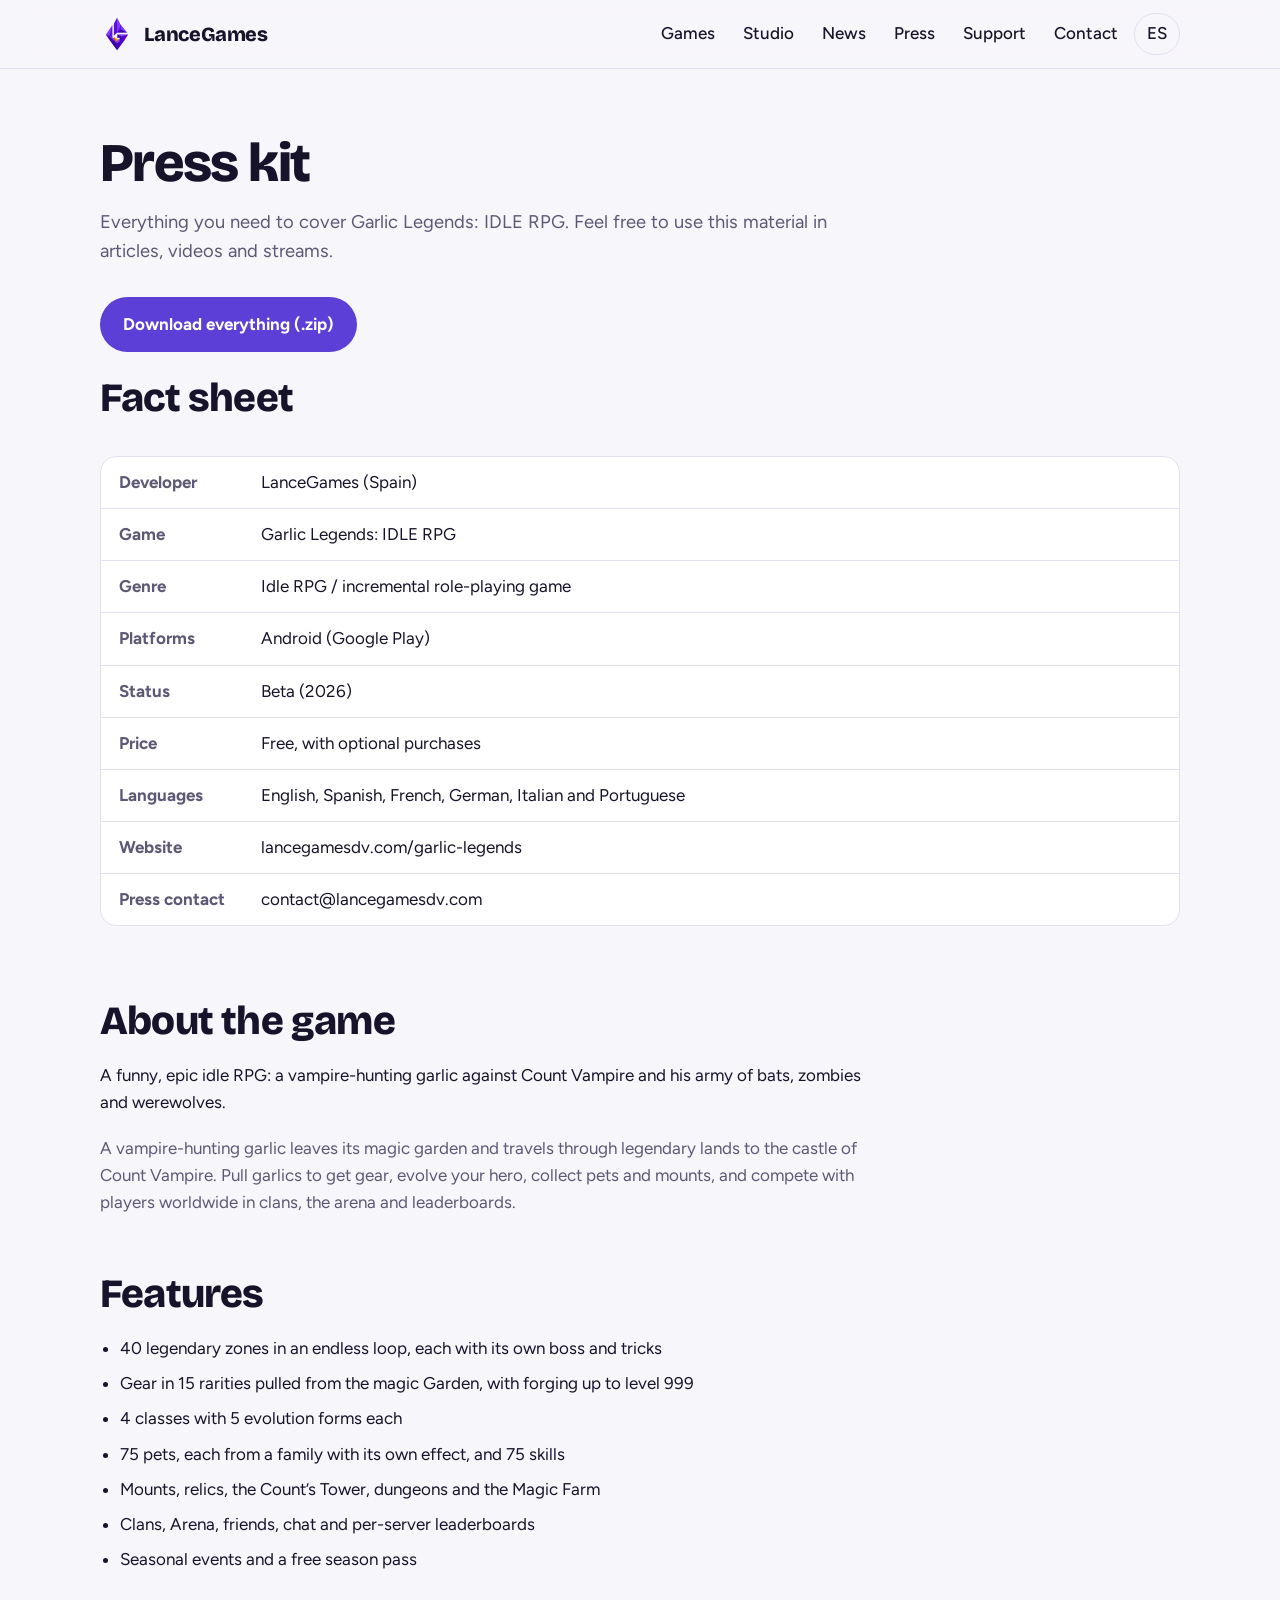
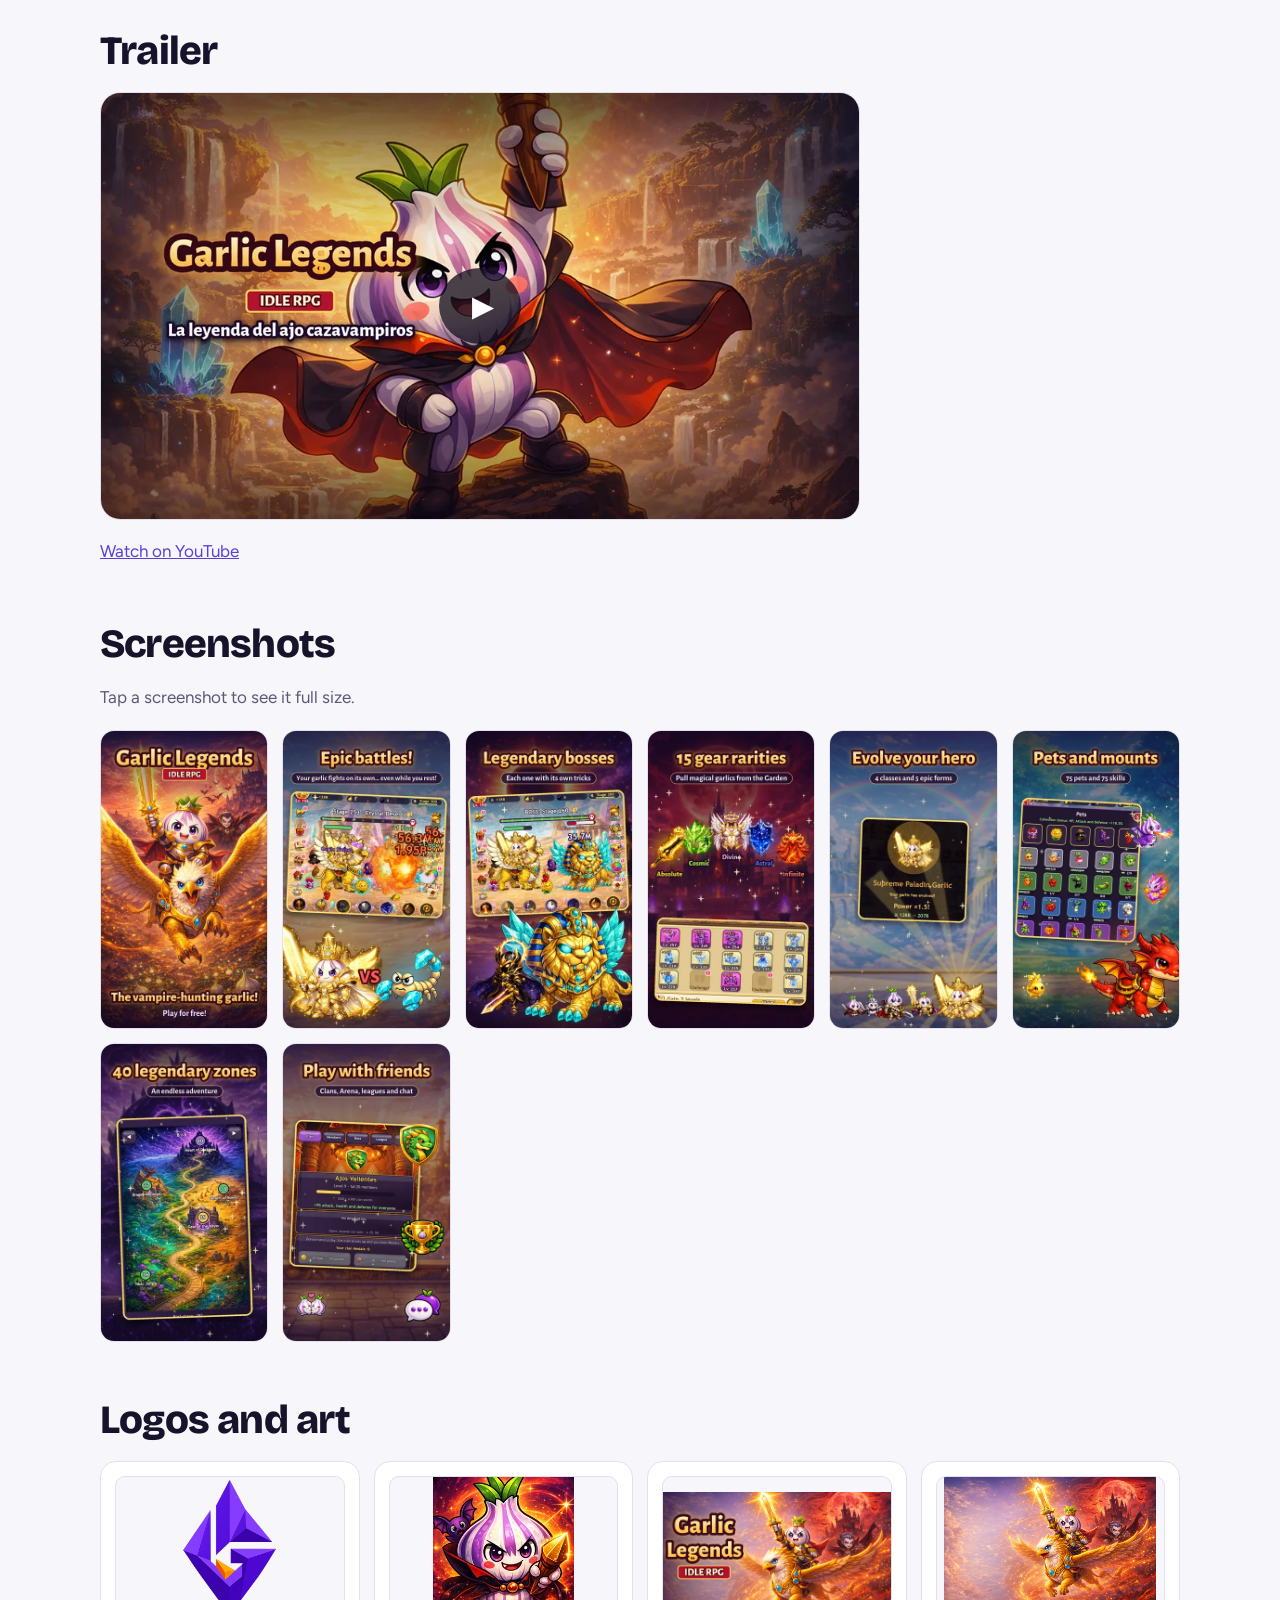
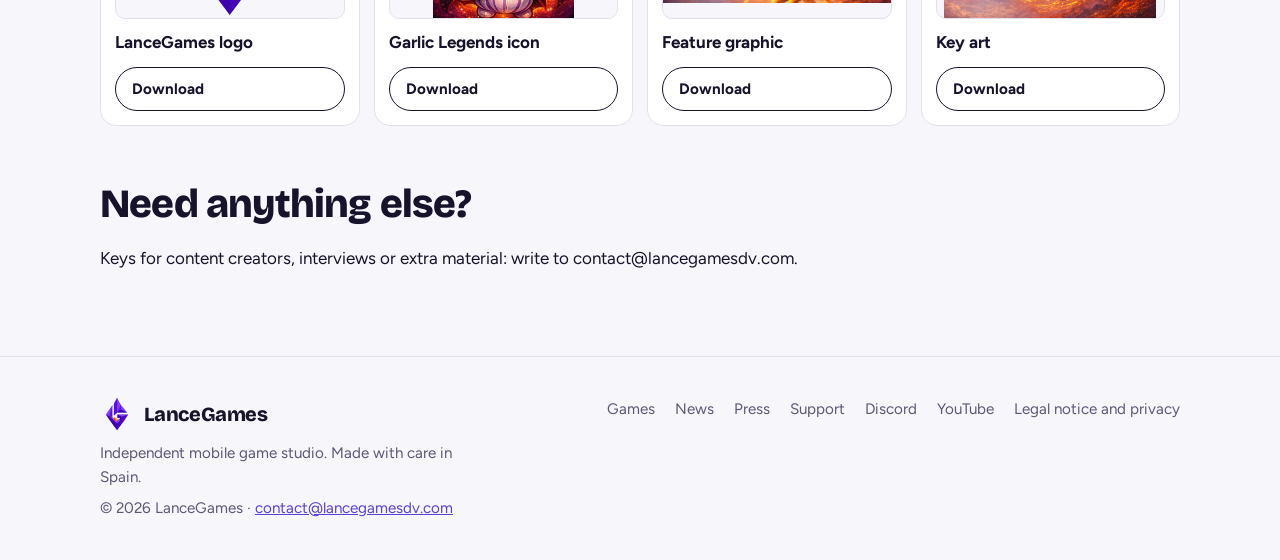
<file: en/press/index.html>
<!doctype html>
<html lang="en">
<head>
<meta charset="utf-8">
<meta name="viewport" content="width=device-width, initial-scale=1, viewport-fit=cover">
<meta http-equiv="Content-Security-Policy" content="default-src 'self'; script-src 'self' 'sha256-s/x+4pMxtFVkarsVXzCmoJb3IsAWhH6FkjPe5+Dxxl4='; style-src 'self' 'unsafe-inline'; img-src 'self' data:; font-src 'self'; connect-src 'self'; object-src 'none'; base-uri 'self'; form-action 'none'; upgrade-insecure-requests">
<meta name="referrer" content="strict-origin-when-cross-origin">
<title>Press kit · LanceGames</title>
<meta name="description" content="Facts, description, screenshots, logos and trailer of Garlic Legends: IDLE RPG for press and content creators.">
<link rel="canonical" href="https://lancegamesdv.com/en/press/"><link rel="alternate" hreflang="es" href="https://lancegamesdv.com/prensa/"><link rel="alternate" hreflang="en" href="https://lancegamesdv.com/en/press/"><link rel="alternate" hreflang="x-default" href="https://lancegamesdv.com/prensa/">
<meta property="og:type" content="website"><meta property="og:site_name" content="LanceGames">
<meta property="og:title" content="Press kit · LanceGames"><meta property="og:description" content="Facts, description, screenshots, logos and trailer of Garlic Legends: IDLE RPG for press and content creators.">
<meta property="og:url" content="https://lancegamesdv.com/en/press/"><meta property="og:image" content="https://lancegamesdv.com/assets/img/og.jpg">
<meta name="twitter:card" content="summary_large_image">
<meta name="theme-color" content="#16132a">
<link rel="icon" type="image/png" sizes="32x32" href="/favicon-32.png"><link rel="icon" type="image/png" sizes="192x192" href="/favicon-192.png">
<link rel="apple-touch-icon" href="/apple-touch-icon.png">
<link rel="preload" href="/assets/fonts/BricolageGrotesque-800-latin.woff2" as="font" type="font/woff2" crossorigin>
<link rel="stylesheet" href="/assets/site.css">
<script type="application/ld+json">{"@context": "https://schema.org", "@type": "Organization", "name": "LanceGames", "url": "https://lancegamesdv.com", "logo": "https://lancegamesdv.com/assets/img/logo.png", "email": "contact@lancegamesdv.com", "sameAs": ["https://discord.gg/Q7ATe9JPTj", "https://www.youtube.com/@LanceGamesDV"]}</script>

</head>
<body>
<a class="skip" href="#main">Skip to content</a>
<header class="top"><div class="wrap">
  <a class="brand" href="/en/"><img src="/assets/img/logo-256.webp" alt="" width="34" height="34">LanceGames</a>
  <button class="menu-btn" type="button" aria-expanded="false" aria-controls="nav">Menu</button>
  <nav class="nav" id="nav" aria-label="Menu">
    <a href="/en/#games">Games</a>
    <a href="/en/#studio">Studio</a>
    <a href="/en/news/">News</a>
    <a href="/en/press/">Press</a>
    <a href="/en/support/">Support</a>
    <a href="/en/#contact">Contact</a>
    <a class="lang" href="/prensa/" hreflang="es" data-lang-pick="es" lang="es">ES</a>
  </nav>
</div></header>
<main id="main">
<div class="wrap"><div class="page-head"><h1>Press kit</h1><p>Everything you need to cover Garlic Legends: IDLE RPG. Feel free to use this material in articles, videos and streams.</p>
<div class="btns"><a class="btn primary" href="/assets/press/garlic-legends-press-kit.zip" download>Download everything (.zip)</a></div></div>
<div class="page">
<section><h2>Fact sheet</h2><dl class="facts"><dt>Developer</dt><dd>LanceGames (Spain)</dd><dt>Game</dt><dd>Garlic Legends: IDLE RPG</dd><dt>Genre</dt><dd>Idle RPG / incremental role-playing game</dd><dt>Platforms</dt><dd>Android (Google Play)</dd><dt>Status</dt><dd>Beta (2026)</dd><dt>Price</dt><dd>Free, with optional purchases</dd><dt>Languages</dt><dd>English, Spanish, French, German, Italian and Portuguese</dd><dt>Website</dt><dd>lancegamesdv.com/garlic-legends</dd><dt>Press contact</dt><dd>contact@lancegamesdv.com</dd></dl></section>
<section><h2>About the game</h2><p style="max-width:70ch">A funny, epic idle RPG: a vampire-hunting garlic against Count Vampire and his army of bats, zombies and werewolves.</p><p style="max-width:70ch;color:var(--muted)">A vampire-hunting garlic leaves its magic garden and travels through legendary lands to the castle of Count Vampire. Pull garlics to get gear, evolve your hero, collect pets and mounts, and compete with players worldwide in clans, the arena and leaderboards.</p></section>
<section><h2>Features</h2><ul class="feat"><li>40 legendary zones in an endless loop, each with its own boss and tricks</li><li>Gear in 15 rarities pulled from the magic Garden, with forging up to level 999</li><li>4 classes with 5 evolution forms each</li><li>75 pets, each from a family with its own effect, and 75 skills</li><li>Mounts, relics, the Count’s Tower, dungeons and the Magic Farm</li><li>Clans, Arena, friends, chat and per-server leaderboards</li><li>Seasonal events and a free season pass</li></ul></section>
<section><h2>Trailer</h2><a class="trailer" href="https://youtu.be/jkQUY1aojFM" aria-label="Watch on YouTube"><img src="/assets/img/trailer.webp" alt="" width="960" height="540" loading="lazy"></a><p><a href="https://youtu.be/jkQUY1aojFM">Watch on YouTube</a></p></section>
<section><h2>Screenshots</h2><p style="color:var(--muted)">Tap a screenshot to see it full size.</p><div class="gallery"><a href="/assets/img/shot-en-1.jpg"><img src="/assets/img/shot-en-1.webp" alt="Garlic Legends screenshot 1" width="360" height="640" loading="lazy"></a><a href="/assets/img/shot-en-2.jpg"><img src="/assets/img/shot-en-2.webp" alt="Garlic Legends screenshot 2" width="360" height="640" loading="lazy"></a><a href="/assets/img/shot-en-3.jpg"><img src="/assets/img/shot-en-3.webp" alt="Garlic Legends screenshot 3" width="360" height="640" loading="lazy"></a><a href="/assets/img/shot-en-4.jpg"><img src="/assets/img/shot-en-4.webp" alt="Garlic Legends screenshot 4" width="360" height="640" loading="lazy"></a><a href="/assets/img/shot-en-5.jpg"><img src="/assets/img/shot-en-5.webp" alt="Garlic Legends screenshot 5" width="360" height="640" loading="lazy"></a><a href="/assets/img/shot-en-6.jpg"><img src="/assets/img/shot-en-6.webp" alt="Garlic Legends screenshot 6" width="360" height="640" loading="lazy"></a><a href="/assets/img/shot-en-7.jpg"><img src="/assets/img/shot-en-7.webp" alt="Garlic Legends screenshot 7" width="360" height="640" loading="lazy"></a><a href="/assets/img/shot-en-8.jpg"><img src="/assets/img/shot-en-8.webp" alt="Garlic Legends screenshot 8" width="360" height="640" loading="lazy"></a></div></section>
<section><h2>Logos and art</h2><div class="downloads"><div class="dl"><div class="thumb" style="background-image:url(/assets/img/logo.png)" role="img" aria-label="LanceGames logo"></div><strong>LanceGames logo</strong><a class="btn ghost small" href="/assets/press/lancegames-logo.png" download>Download</a></div><div class="dl"><div class="thumb" style="background-image:url(/assets/img/gl-icon.webp)" role="img" aria-label="Garlic Legends icon"></div><strong>Garlic Legends icon</strong><a class="btn ghost small" href="/assets/press/garlic-legends-icon.png" download>Download</a></div><div class="dl"><div class="thumb" style="background-image:url(/assets/press/garlic-legends-feature.png)" role="img" aria-label="Feature graphic"></div><strong>Feature graphic</strong><a class="btn ghost small" href="/assets/press/garlic-legends-feature.png" download>Download</a></div><div class="dl"><div class="thumb" style="background-image:url(/assets/img/gl-art.webp)" role="img" aria-label="Key art"></div><strong>Key art</strong><a class="btn ghost small" href="/assets/press/garlic-legends-art.jpg" download>Download</a></div></div></section>
<section><h2>Need anything else?</h2><p>Keys for content creators, interviews or extra material: write to contact@lancegamesdv.com.</p></section>
</div></div>
</main>
<footer><div class="wrap">
  <div><a class="brand" href="/en/"><img src="/assets/img/logo-256.webp" alt="" width="34" height="34">LanceGames</a>
  <p style="margin-top:10px">Independent mobile game studio. Made with care in Spain.</p>
  <p style="margin-top:6px">© 2026 LanceGames · <a href="mailto:contact@lancegamesdv.com">contact@lancegamesdv.com</a></p></div>
  <nav aria-label="footer"><a href="/en/#games">Games</a><a href="/en/news/">News</a><a href="/en/press/">Press</a><a href="/en/support/">Support</a><a href="https://discord.gg/Q7ATe9JPTj">Discord</a><a href="https://www.youtube.com/@LanceGamesDV">YouTube</a><a href="/en/legal/">Legal notice and privacy</a></nav>
</div></footer>
<script src="/assets/site.js" defer></script>
</body>
</html>
</file>
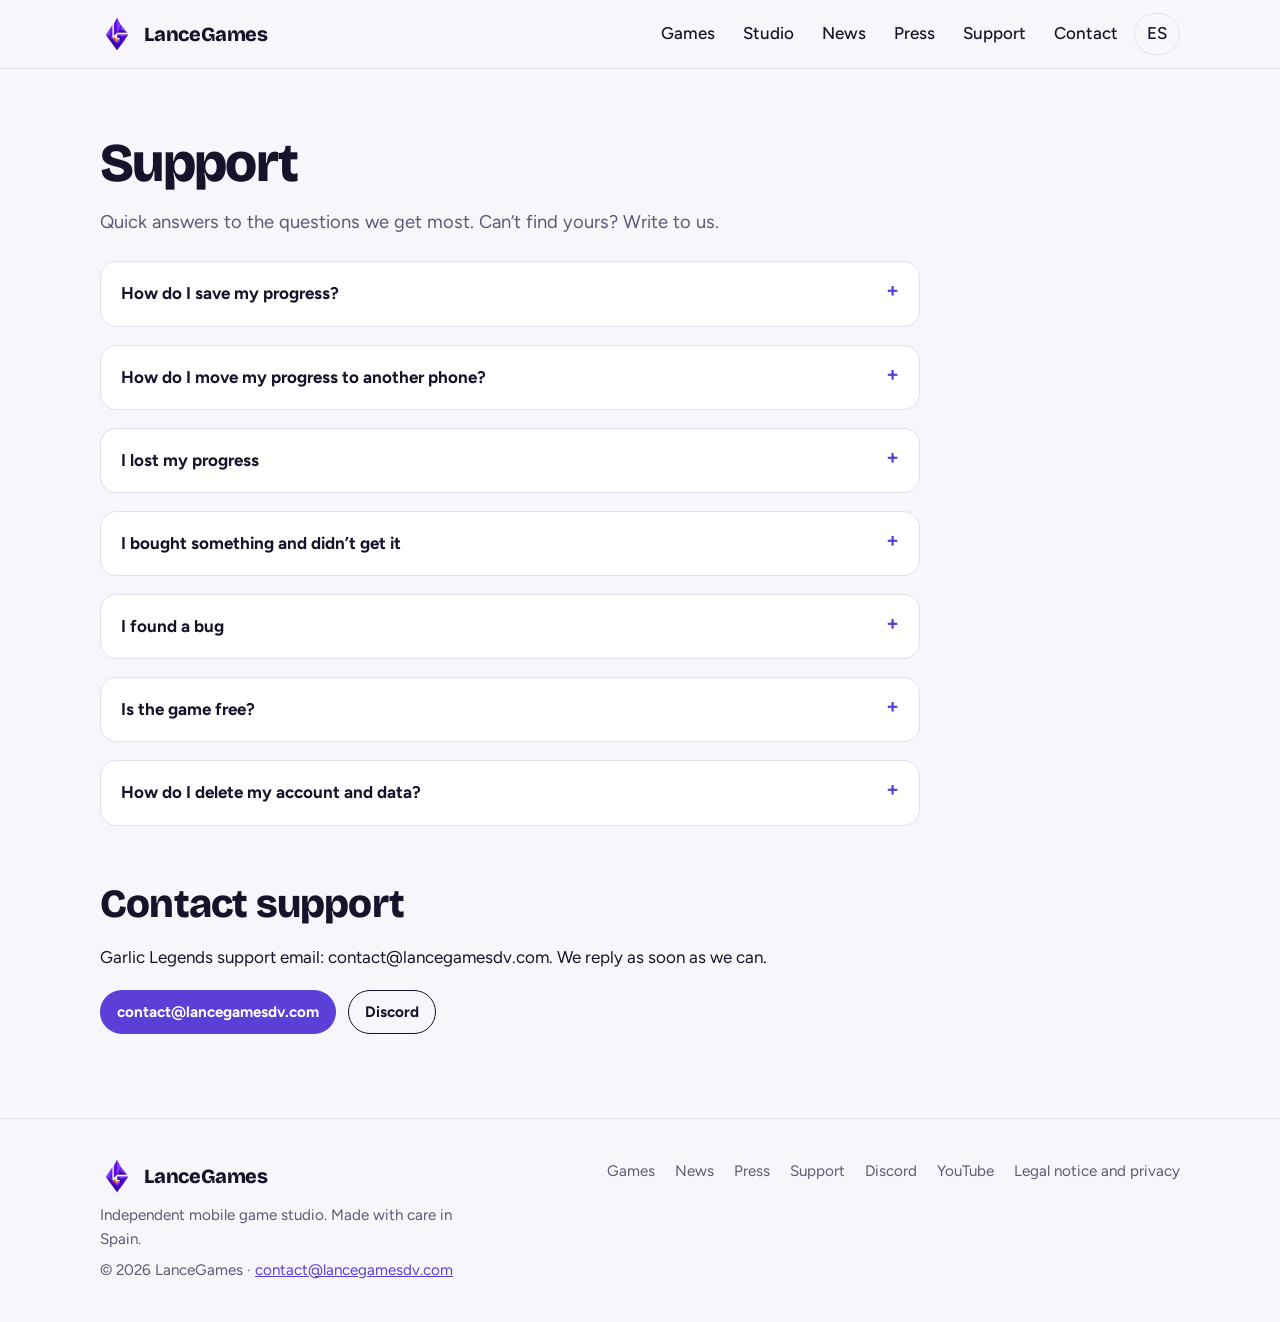
<file: en/support/index.html>
<!doctype html>
<html lang="en">
<head>
<meta charset="utf-8">
<meta name="viewport" content="width=device-width, initial-scale=1, viewport-fit=cover">
<meta http-equiv="Content-Security-Policy" content="default-src 'self'; script-src 'self' 'sha256-s/x+4pMxtFVkarsVXzCmoJb3IsAWhH6FkjPe5+Dxxl4='; style-src 'self' 'unsafe-inline'; img-src 'self' data:; font-src 'self'; connect-src 'self'; object-src 'none'; base-uri 'self'; form-action 'none'; upgrade-insecure-requests">
<meta name="referrer" content="strict-origin-when-cross-origin">
<title>Support · LanceGames</title>
<meta name="description" content="FAQ and help with Garlic Legends: account, progress, purchases, bugs and data deletion.">
<link rel="canonical" href="https://lancegamesdv.com/en/support/"><link rel="alternate" hreflang="es" href="https://lancegamesdv.com/soporte/"><link rel="alternate" hreflang="en" href="https://lancegamesdv.com/en/support/"><link rel="alternate" hreflang="x-default" href="https://lancegamesdv.com/soporte/">
<meta property="og:type" content="website"><meta property="og:site_name" content="LanceGames">
<meta property="og:title" content="Support · LanceGames"><meta property="og:description" content="FAQ and help with Garlic Legends: account, progress, purchases, bugs and data deletion.">
<meta property="og:url" content="https://lancegamesdv.com/en/support/"><meta property="og:image" content="https://lancegamesdv.com/assets/img/og.jpg">
<meta name="twitter:card" content="summary_large_image">
<meta name="theme-color" content="#16132a">
<link rel="icon" type="image/png" sizes="32x32" href="/favicon-32.png"><link rel="icon" type="image/png" sizes="192x192" href="/favicon-192.png">
<link rel="apple-touch-icon" href="/apple-touch-icon.png">
<link rel="preload" href="/assets/fonts/BricolageGrotesque-800-latin.woff2" as="font" type="font/woff2" crossorigin>
<link rel="stylesheet" href="/assets/site.css">
<script type="application/ld+json">{"@context": "https://schema.org", "@type": "Organization", "name": "LanceGames", "url": "https://lancegamesdv.com", "logo": "https://lancegamesdv.com/assets/img/logo.png", "email": "contact@lancegamesdv.com", "sameAs": ["https://discord.gg/Q7ATe9JPTj", "https://www.youtube.com/@LanceGamesDV"]}</script>

</head>
<body>
<a class="skip" href="#main">Skip to content</a>
<header class="top"><div class="wrap">
  <a class="brand" href="/en/"><img src="/assets/img/logo-256.webp" alt="" width="34" height="34">LanceGames</a>
  <button class="menu-btn" type="button" aria-expanded="false" aria-controls="nav">Menu</button>
  <nav class="nav" id="nav" aria-label="Menu">
    <a href="/en/#games">Games</a>
    <a href="/en/#studio">Studio</a>
    <a href="/en/news/">News</a>
    <a href="/en/press/">Press</a>
    <a href="/en/support/">Support</a>
    <a href="/en/#contact">Contact</a>
    <a class="lang" href="/soporte/" hreflang="es" data-lang-pick="es" lang="es">ES</a>
  </nav>
</div></header>
<main id="main">
<div class="wrap"><div class="page-head"><h1>Support</h1><p>Quick answers to the questions we get most. Can’t find yours? Write to us.</p></div>
<div class="page"><section class="faq"><details><summary>How do I save my progress?</summary><p>Your progress is saved automatically on your phone and in the cloud. To never lose it, connect your Google account in Settings → Game. If you play as a guest, your progress is lost when you delete the game.</p></details><details><summary>How do I move my progress to another phone?</summary><p>Connect the same Google account on both devices (Settings → Game). Signing in with that account loads your progress.</p></details><details><summary>I lost my progress</summary><p>Write to contact@lancegamesdv.com with your player ID (Settings → Game → Player ID) and anything you remember about your game (name, level). We will look into it.</p></details><details><summary>I bought something and didn’t get it</summary><p>Open the Shop and tap “Restore purchases”. If it still hasn’t arrived, write to contact@lancegamesdv.com with your Google Play receipt.</p></details><details><summary>I found a bug</summary><p>In the game: Settings → Info → “Report a problem”. You can also tell us in the bugs channel of our Discord.</p></details><details><summary>Is the game free?</summary><p>Yes. Purchases are optional and everything can be earned by playing. Odds for random rewards are shown in the game.</p></details><details><summary>How do I delete my account and data?</summary><p>In the game: Settings → Game → “Delete game”. You can also ask by email; we explain it step by step here. <a href="/garlic-legends/delete-account.html">How to delete your account</a></p></details></section>
<section><h2>Contact support</h2><p>Garlic Legends support email: contact@lancegamesdv.com. We reply as soon as we can.</p>
<div class="btns" style="margin-top:0"><a class="btn primary small" href="mailto:contact@lancegamesdv.com">contact@lancegamesdv.com</a><a class="btn ghost small" href="https://discord.gg/Q7ATe9JPTj">Discord</a></div></section></div></div>
</main>
<footer><div class="wrap">
  <div><a class="brand" href="/en/"><img src="/assets/img/logo-256.webp" alt="" width="34" height="34">LanceGames</a>
  <p style="margin-top:10px">Independent mobile game studio. Made with care in Spain.</p>
  <p style="margin-top:6px">© 2026 LanceGames · <a href="mailto:contact@lancegamesdv.com">contact@lancegamesdv.com</a></p></div>
  <nav aria-label="footer"><a href="/en/#games">Games</a><a href="/en/news/">News</a><a href="/en/press/">Press</a><a href="/en/support/">Support</a><a href="https://discord.gg/Q7ATe9JPTj">Discord</a><a href="https://www.youtube.com/@LanceGamesDV">YouTube</a><a href="/en/legal/">Legal notice and privacy</a></nav>
</div></footer>
<script src="/assets/site.js" defer></script>
</body>
</html>
</file>
<file: assets/site.css>
@font-face{font-family:'Bricolage Grotesque';font-style:normal;font-weight:600;font-display:swap;src:url(/assets/fonts/BricolageGrotesque-600-latin-ext.woff2) format('woff2');unicode-range:U+0100-02BA, U+02BD-02C5, U+02C7-02CC, U+02CE-02D7, U+02DD-02FF, U+0304, U+0308, U+0329, U+1D00-1DBF, U+1E00-1E9F, U+1EF2-1EFF, U+2020, U+20A0-20AB, U+20AD-20C4, U+2113, U+2C60-2C7F, U+A720-A7FF;}
@font-face{font-family:'Bricolage Grotesque';font-style:normal;font-weight:600;font-display:swap;src:url(/assets/fonts/BricolageGrotesque-600-latin.woff2) format('woff2');unicode-range:U+0000-00FF, U+0131, U+0152-0153, U+02BB-02BC, U+02C6, U+02DA, U+02DC, U+0304, U+0308, U+0329, U+2000-206F, U+20AC, U+2122, U+2191, U+2193, U+2212, U+2215, U+FEFF, U+FFFD;}
@font-face{font-family:'Bricolage Grotesque';font-style:normal;font-weight:800;font-display:swap;src:url(/assets/fonts/BricolageGrotesque-800-latin-ext.woff2) format('woff2');unicode-range:U+0100-02BA, U+02BD-02C5, U+02C7-02CC, U+02CE-02D7, U+02DD-02FF, U+0304, U+0308, U+0329, U+1D00-1DBF, U+1E00-1E9F, U+1EF2-1EFF, U+2020, U+20A0-20AB, U+20AD-20C4, U+2113, U+2C60-2C7F, U+A720-A7FF;}
@font-face{font-family:'Bricolage Grotesque';font-style:normal;font-weight:800;font-display:swap;src:url(/assets/fonts/BricolageGrotesque-800-latin.woff2) format('woff2');unicode-range:U+0000-00FF, U+0131, U+0152-0153, U+02BB-02BC, U+02C6, U+02DA, U+02DC, U+0304, U+0308, U+0329, U+2000-206F, U+20AC, U+2122, U+2191, U+2193, U+2212, U+2215, U+FEFF, U+FFFD;}
@font-face{font-family:'Figtree';font-style:normal;font-weight:400;font-display:swap;src:url(/assets/fonts/Figtree-400-latin-ext.woff2) format('woff2');unicode-range:U+0100-02BA, U+02BD-02C5, U+02C7-02CC, U+02CE-02D7, U+02DD-02FF, U+0304, U+0308, U+0329, U+1D00-1DBF, U+1E00-1E9F, U+1EF2-1EFF, U+2020, U+20A0-20AB, U+20AD-20C4, U+2113, U+2C60-2C7F, U+A720-A7FF;}
@font-face{font-family:'Figtree';font-style:normal;font-weight:400;font-display:swap;src:url(/assets/fonts/Figtree-400-latin.woff2) format('woff2');unicode-range:U+0000-00FF, U+0131, U+0152-0153, U+02BB-02BC, U+02C6, U+02DA, U+02DC, U+0304, U+0308, U+0329, U+2000-206F, U+20AC, U+2122, U+2191, U+2193, U+2212, U+2215, U+FEFF, U+FFFD;}
@font-face{font-family:'Figtree';font-style:normal;font-weight:500;font-display:swap;src:url(/assets/fonts/Figtree-500-latin-ext.woff2) format('woff2');unicode-range:U+0100-02BA, U+02BD-02C5, U+02C7-02CC, U+02CE-02D7, U+02DD-02FF, U+0304, U+0308, U+0329, U+1D00-1DBF, U+1E00-1E9F, U+1EF2-1EFF, U+2020, U+20A0-20AB, U+20AD-20C4, U+2113, U+2C60-2C7F, U+A720-A7FF;}
@font-face{font-family:'Figtree';font-style:normal;font-weight:500;font-display:swap;src:url(/assets/fonts/Figtree-500-latin.woff2) format('woff2');unicode-range:U+0000-00FF, U+0131, U+0152-0153, U+02BB-02BC, U+02C6, U+02DA, U+02DC, U+0304, U+0308, U+0329, U+2000-206F, U+20AC, U+2122, U+2191, U+2193, U+2212, U+2215, U+FEFF, U+FFFD;}
@font-face{font-family:'Figtree';font-style:normal;font-weight:700;font-display:swap;src:url(/assets/fonts/Figtree-700-latin-ext.woff2) format('woff2');unicode-range:U+0100-02BA, U+02BD-02C5, U+02C7-02CC, U+02CE-02D7, U+02DD-02FF, U+0304, U+0308, U+0329, U+1D00-1DBF, U+1E00-1E9F, U+1EF2-1EFF, U+2020, U+20A0-20AB, U+20AD-20C4, U+2113, U+2C60-2C7F, U+A720-A7FF;}
@font-face{font-family:'Figtree';font-style:normal;font-weight:700;font-display:swap;src:url(/assets/fonts/Figtree-700-latin.woff2) format('woff2');unicode-range:U+0000-00FF, U+0131, U+0152-0153, U+02BB-02BC, U+02C6, U+02DA, U+02DC, U+0304, U+0308, U+0329, U+2000-206F, U+20AC, U+2122, U+2191, U+2193, U+2212, U+2215, U+FEFF, U+FFFD;}

/* Estudio indie limpio: tinta violeta, papel claro, un acento ámbar (sale del logotipo). */
:root{
  --bg:#f7f6fb; --surface:#ffffff; --ink:#16132a; --muted:#5d5875; --line:#e3e0ee;
  --brand:#5b3fd6; --brand-ink:#ffffff; --brand-soft:#ece8fd; --accent:#e88a0c; --hero:#16132a; --hero-ink:#f4f1ff;
  --font-display:'Bricolage Grotesque','Segoe UI',system-ui,sans-serif; --font-body:'Figtree','Segoe UI',system-ui,sans-serif;
  --radius:16px; --shadow:0 1px 2px rgba(22,19,42,.06),0 8px 24px rgba(22,19,42,.06);
}
@media (prefers-color-scheme: dark){:root:not([data-theme="light"]){
  --bg:#0f0d1c; --surface:#18152b; --ink:#f1eefb; --muted:#aaa4c4; --line:#2b2645;
  --brand:#8c74ff; --brand-ink:#0f0d1c; --brand-soft:#241d47; --accent:#f5a524; --hero:#0b0a16; --hero-ink:#f4f1ff;
  --shadow:0 1px 2px rgba(0,0,0,.3),0 8px 24px rgba(0,0,0,.25); color-scheme:dark}}
:root[data-theme="dark"]{
  --bg:#0f0d1c; --surface:#18152b; --ink:#f1eefb; --muted:#aaa4c4; --line:#2b2645;
  --brand:#8c74ff; --brand-ink:#0f0d1c; --brand-soft:#241d47; --accent:#f5a524; --hero:#0b0a16; --hero-ink:#f4f1ff;
  --shadow:0 1px 2px rgba(0,0,0,.3),0 8px 24px rgba(0,0,0,.25); color-scheme:dark}
*{box-sizing:border-box}
html{scroll-behavior:smooth;-webkit-text-size-adjust:100%}
body{margin:0;background:var(--bg);color:var(--ink);font:400 17px/1.6 var(--font-body)}
img{max-width:100%;height:auto;display:block}
a{color:var(--brand)}
a:focus-visible,button:focus-visible,summary:focus-visible{outline:3px solid var(--accent);outline-offset:3px;border-radius:6px}
.wrap{max-width:1120px;margin-inline:auto;padding-left:max(20px,env(safe-area-inset-left,0px));padding-right:max(20px,env(safe-area-inset-right,0px))}
.skip{position:absolute;left:-999px;top:8px;background:var(--surface);padding:8px 12px;z-index:30}
.skip:focus{left:12px}
h1,h2,h3{font-family:var(--font-display);line-height:1.12;text-wrap:balance;margin:0}
h2{font-size:clamp(1.8rem,3.2vw,2.5rem);font-weight:800;letter-spacing:-.02em}
h3{font-size:1.3rem;font-weight:800}
p{margin:0}
.eyebrow{font-size:.78rem;font-weight:700;letter-spacing:.12em;text-transform:uppercase;color:var(--accent)}
/* Cabecera */
.top{position:sticky;top:0;z-index:20;background:color-mix(in srgb,var(--bg) 88%,transparent);backdrop-filter:blur(10px);border-bottom:1px solid var(--line)}
body::before{content:"";position:fixed;inset:0 0 auto;height:env(safe-area-inset-top,0px);background:var(--bg);z-index:21}
.top .wrap{display:flex;align-items:center;gap:20px;min-height:68px}
.brand{display:flex;align-items:center;gap:10px;text-decoration:none;color:var(--ink);font:800 1.25rem var(--font-display);letter-spacing:-.01em}
.brand img{width:34px;height:34px}
.nav{display:flex;gap:4px;margin-left:auto;align-items:center}
.nav a{color:var(--ink);text-decoration:none;font-weight:500;padding:8px 12px;border-radius:999px}
.nav a:hover{background:var(--brand-soft)}
.lang{font-weight:700;border:1px solid var(--line);padding:6px 12px!important}
.menu-btn{display:none;margin-left:auto;background:none;border:1px solid var(--line);color:var(--ink);border-radius:999px;padding:8px 14px;font:600 .95rem var(--font-body);cursor:pointer}
@media (max-width:820px){
  .menu-btn{display:block}
  .nav{display:none;position:absolute;left:0;right:0;top:100%;flex-direction:column;align-items:stretch;background:var(--bg);border-bottom:1px solid var(--line);padding:8px max(20px,env(safe-area-inset-right,0px)) 16px max(20px,env(safe-area-inset-left,0px));gap:2px}
  .nav.open{display:flex}
  .nav a{padding:12px}
  .lang{align-self:flex-start}
}
/* Portada */
.hero{background:var(--hero);color:var(--hero-ink);position:relative;overflow:hidden}
.hero::after{content:"";position:absolute;width:720px;height:720px;right:-180px;top:-220px;background:radial-gradient(closest-side,rgba(124,92,255,.42),transparent);pointer-events:none}
.hero .wrap{display:grid;grid-template-columns:1.25fr .75fr;gap:40px;align-items:center;padding-block:88px 96px;position:relative;z-index:1}
.hero h1{font-size:clamp(2.3rem,5.2vw,4rem);font-weight:800;letter-spacing:-.03em;margin-top:14px}
.hero p.lead{font-size:1.2rem;color:#cfc8ee;margin-top:20px;max-width:46ch}
.hero .mark{justify-self:center;width:min(300px,70%);filter:drop-shadow(0 20px 50px rgba(110,80,255,.45))}
.btns{display:flex;flex-wrap:wrap;gap:12px;margin-top:30px}
.btn{display:inline-flex;align-items:center;gap:8px;padding:13px 22px;border-radius:999px;font-weight:700;text-decoration:none;border:1.5px solid transparent;transition:transform .15s ease}
.btn:hover{transform:translateY(-1px)}
.btn.primary{background:var(--brand);color:var(--brand-ink)}
.hero .btn.primary{background:#8c74ff;color:#0f0d1c}
.btn.ghost{border-color:currentColor;color:inherit}
.btn.small{padding:9px 16px;font-size:.95rem}
@media (max-width:820px){.hero .wrap{grid-template-columns:1fr;padding-block:56px 64px}.hero .mark{order:-1;width:140px;justify-self:start}}
/* Secciones */
section.block{padding-block:84px}
section.block + section.block{border-top:1px solid var(--line)}
.head{display:flex;justify-content:space-between;align-items:end;gap:16px;flex-wrap:wrap;margin-bottom:32px}
.head p{color:var(--muted);max-width:60ch}
/* Juego destacado */
.game{display:grid;grid-template-columns:1.1fr 1fr;background:var(--surface);border:1px solid var(--line);border-radius:24px;overflow:hidden;box-shadow:var(--shadow)}
.game .art{position:relative;min-height:320px;background:#1b1238}
.game .art img{width:100%;height:100%;object-fit:cover}
.game .info{padding:36px;display:grid;gap:16px;align-content:start}
.game .title{display:flex;gap:14px;align-items:center}
.game .title img{width:64px;height:64px;border-radius:14px}
.game .genre{color:var(--muted);font-size:.95rem}
.badge{display:inline-block;font-size:.72rem;font-weight:700;letter-spacing:.06em;text-transform:uppercase;padding:4px 10px;border-radius:999px;background:var(--brand-soft);color:var(--brand)}
.chips{display:flex;flex-wrap:wrap;gap:8px;padding:0;margin:0;list-style:none}
.chips li{font-size:.9rem;font-weight:600;padding:6px 12px;border-radius:10px;background:var(--bg);border:1px solid var(--line)}
@media (max-width:900px){.game{grid-template-columns:1fr}.game .info{padding:24px}}
.shots{display:grid;grid-auto-flow:column;grid-auto-columns:minmax(150px,1fr);gap:14px;overflow-x:auto;padding:20px 2px 8px;scroll-snap-type:x mandatory}
.shots a{scroll-snap-align:start;border-radius:14px;overflow:hidden;border:1px solid var(--line);aspect-ratio:9/16;background:var(--surface)}
.shots img{width:100%;height:100%;object-fit:cover}
.next{margin-top:24px;display:flex;gap:20px;align-items:center;padding:24px;border:1.5px dashed var(--line);border-radius:20px}
.next .q{flex:none;width:64px;height:64px;border-radius:16px;display:grid;place-items:center;background:var(--brand-soft);color:var(--brand);font:800 2rem var(--font-display)}
.next p{color:var(--muted)}
/* Estudio */
.studio{display:grid;grid-template-columns:1fr 1.2fr;gap:48px;align-items:start}
.studio > p{font-size:1.15rem;color:var(--muted)}
.values{display:grid;gap:14px}
.value{padding:20px 22px;background:var(--surface);border:1px solid var(--line);border-radius:var(--radius)}
.value h3{font-size:1.1rem;margin-bottom:4px}
.value p{color:var(--muted)}
@media (max-width:820px){.studio{grid-template-columns:1fr;gap:28px}}
/* Noticias */
.news{display:grid;grid-template-columns:repeat(auto-fit,minmax(min(100%,300px),1fr));gap:16px}
.post{background:var(--surface);border:1px solid var(--line);border-radius:var(--radius);padding:22px;display:grid;gap:10px;align-content:start}
.post time{font-size:.85rem;color:var(--muted);font-variant-numeric:tabular-nums}
.post ul{margin:0;padding-left:1.1em;color:var(--muted);display:grid;gap:6px}
.list .post{grid-template-columns:180px 1fr;gap:24px}
.list .news{grid-template-columns:1fr}
@media (max-width:700px){.list .post{grid-template-columns:1fr;gap:8px}}
/* Contacto */
.contact{display:grid;grid-template-columns:repeat(auto-fit,minmax(min(100%,400px),1fr));gap:14px}
.card-link{display:grid;gap:4px;padding:22px;background:var(--surface);border:1px solid var(--line);border-radius:var(--radius);text-decoration:none;color:var(--ink);transition:border-color .15s ease}
.card-link:hover{border-color:var(--brand)}
.card-link span{font-size:.85rem;color:var(--muted);font-weight:600;text-transform:uppercase;letter-spacing:.06em}
.card-link strong{font-size:1.05rem;overflow-wrap:anywhere;color:var(--brand)}
/* Páginas interiores */
.page-head{padding-block:64px 24px}
.page-head h1{font-size:clamp(2.2rem,4.6vw,3.4rem);font-weight:800;letter-spacing:-.03em}
.page-head p{color:var(--muted);font-size:1.15rem;margin-top:14px;max-width:62ch}
.page{padding-bottom:84px;display:grid;gap:56px}
.page section{display:grid;gap:18px}
.facts{display:grid;grid-template-columns:auto 1fr;gap:0;border:1px solid var(--line);border-radius:var(--radius);overflow:hidden;background:var(--surface)}
.facts dt,.facts dd{margin:0;padding:12px 18px;border-bottom:1px solid var(--line)}
.facts dt{font-weight:700;color:var(--muted)}
.facts dd{overflow-wrap:anywhere}
.facts dt:nth-last-of-type(1),.facts dd:last-of-type{border-bottom:0}
@media (max-width:560px){.facts{grid-template-columns:1fr}.facts dt{border-bottom:0;padding-bottom:0}}
.feat{margin:0;padding-left:1.2em;display:grid;gap:8px}
.downloads{display:grid;grid-template-columns:repeat(auto-fit,minmax(min(100%,220px),1fr));gap:14px}
.dl{background:var(--surface);border:1px solid var(--line);border-radius:var(--radius);padding:14px;display:grid;gap:10px}
.dl .thumb{aspect-ratio:16/10;border-radius:10px;background:var(--bg) center/contain no-repeat;border:1px solid var(--line)}
.trailer{position:relative;display:block;border-radius:20px;overflow:hidden;max-width:760px;border:1px solid var(--line)}
.trailer::after{content:"▶";position:absolute;inset:0;margin:auto;width:76px;height:76px;border-radius:50%;display:grid;place-items:center;background:rgba(15,13,28,.75);color:#fff;font-size:1.8rem;padding-left:6px}
.gallery{display:grid;grid-template-columns:repeat(auto-fill,minmax(150px,1fr));gap:14px}
.gallery a{border-radius:14px;overflow:hidden;border:1px solid var(--line);aspect-ratio:9/16}
.gallery img{width:100%;height:100%;object-fit:cover}
details{background:var(--surface);border:1px solid var(--line);border-radius:var(--radius);padding:0 20px}
summary{cursor:pointer;font-weight:700;padding:18px 0;list-style:none;display:flex;justify-content:space-between;gap:16px}
summary::after{content:"+";color:var(--brand);font-size:1.3rem;line-height:1}
details[open] summary::after{content:"–"}
details p{padding-bottom:18px;color:var(--muted)}
.faq{display:grid;gap:10px;max-width:820px}
.prose{max-width:760px;display:grid;gap:14px;color:var(--muted)}
.prose h2{color:var(--ink);font-size:1.5rem;margin-top:12px}
/* Pie */
footer{border-top:1px solid var(--line);padding-block:40px;color:var(--muted);font-size:.95rem}
footer .wrap{display:grid;grid-template-columns:1.2fr 2fr;gap:28px}
footer nav{display:flex;flex-wrap:wrap;gap:8px 20px;justify-content:flex-end;align-content:start}
footer nav a{color:var(--muted);text-decoration:none}
footer nav a:hover{color:var(--ink)}
@media (max-width:700px){footer .wrap{grid-template-columns:1fr}footer nav{justify-content:flex-start}}
@media (prefers-reduced-motion: reduce){html{scroll-behavior:auto}.btn{transition:none}}
</file>
<file: admin/assets/index-D6FhjSGN.css>
:root{--bg:#0d0a14;--panel:#161121;--panel-2:#1d1629;--line:#2c2340;--line-2:#3a2f52;--text:#ece6f5;--muted:#9a8fb0;--faint:#6d6385;--accent:#8c5cff;--accent-2:#a98bff;--gold:#ffd35c;--green:#4ade80;--red:#f87171;--amber:#fbbf24;--blue:#60a5fa;--radius:12px;--shadow:0 1px 0 #ffffff08 inset, 0 8px 24px #00000059;--lightningcss-light: ;--lightningcss-dark:initial;color-scheme:dark}*{box-sizing:border-box}html,body{background:var(--bg);color:var(--text);margin:0;font:14px/1.5 Inter,system-ui,sans-serif}button,input,select,textarea{font:inherit;color:inherit}a{color:var(--accent-2)}.mono{font-family:JetBrains Mono,ui-monospace,monospace;font-size:12.5px}.shell{grid-template-columns:240px 1fr;min-height:100vh;display:grid}.side{background:var(--panel);border-right:1px solid var(--line);flex-direction:column;gap:4px;height:100vh;padding:18px 12px;display:flex;position:sticky;top:0}.brand{align-items:center;gap:10px;padding:4px 10px 18px;display:flex}.brand img{border-radius:9px;width:34px;height:34px}.brand b{font-size:15px;display:block}.brand span{color:var(--muted);font-size:12px}.nav{color:var(--muted);cursor:pointer;text-align:left;background:0 0;border:0;border-radius:9px;align-items:center;gap:10px;width:100%;padding:9px 12px;display:flex}.nav:hover{background:var(--panel-2);color:var(--text)}.nav.on{color:var(--text);box-shadow:inset 2px 0 0 var(--accent);background:linear-gradient(90deg,#8c5cff38,#8c5cff0f)}.nav .ic{text-align:center;width:20px}.nav .count{background:var(--red);color:#fff;border-radius:10px;margin-left:auto;padding:0 7px;font-size:11px;font-weight:600}.side .grow{flex:1}.side{overflow-y:auto}.navtitle{color:var(--faint);text-transform:uppercase;letter-spacing:.06em;padding:12px 12px 4px;font-size:11px;font-weight:600}.navgroup{flex-direction:column;gap:2px;display:flex}.me{border-top:1px solid var(--line);color:var(--muted);word-break:break-all;padding:12px 10px 0;font-size:12px}.main{width:100%;max-width:1240px;padding:26px 32px 120px}.head{flex-wrap:wrap;justify-content:space-between;align-items:flex-end;gap:16px;margin-bottom:20px;display:flex}.head h1{margin:0;font-size:24px;font-weight:700}.head p{color:var(--muted);margin:4px 0 0}.card{background:var(--panel);border:1px solid var(--line);border-radius:var(--radius);box-shadow:var(--shadow)}.card-h{border-bottom:1px solid var(--line);align-items:center;gap:10px;padding:14px 18px;display:flex}.card-h h2{margin:0;font-size:15px;font-weight:600}.card-h .sub{color:var(--muted);margin-left:auto;font-size:12px}.card-b{padding:6px 18px 14px}.grid2{grid-template-columns:repeat(auto-fill,minmax(520px,1fr));gap:16px;display:grid}.tabs{background:var(--panel);border:1px solid var(--line);border-radius:10px;flex-wrap:wrap;gap:4px;width:fit-content;margin-bottom:18px;padding:4px;display:flex}.tab{color:var(--muted);cursor:pointer;background:0 0;border:0;border-radius:7px;padding:7px 14px;font-weight:500}.tab.on{background:var(--panel-2);color:var(--text);box-shadow:0 0 0 1px var(--line-2)}.btn{border:1px solid var(--line-2);background:var(--panel-2);cursor:pointer;border-radius:9px;align-items:center;gap:6px;padding:8px 14px;font-weight:600;display:inline-flex}.btn:hover{border-color:var(--accent)}.btn:disabled{opacity:.45;cursor:default}.btn.primary{background:var(--accent);border-color:var(--accent);color:#fff}.btn.primary:hover{background:var(--accent-2)}.btn.danger{color:var(--red);border-color:#f8717180}.btn.ghost{color:var(--muted);background:0 0;border-color:#0000;padding:5px 8px}.btn.ghost:hover{color:var(--text);border-color:var(--line-2)}.btn.sm{border-radius:7px;padding:4px 9px;font-size:12px}.input{background:var(--bg);border:1px solid var(--line-2);border-radius:8px;outline:none;min-width:0;padding:7px 10px}.input:focus{border-color:var(--accent);box-shadow:0 0 0 3px #8c5cff33}.input.bad{border-color:var(--red)}.search{width:320px;max-width:100%}.pill{background:var(--panel-2);color:var(--muted);border:1px solid var(--line-2);border-radius:99px;align-items:center;gap:5px;padding:1px 8px;font-size:11.5px;font-weight:600;display:inline-flex}.pill.on{color:var(--gold);background:#ffd35c14;border-color:#ffd35c66}.pill.green{color:var(--green);background:#4ade8014;border-color:#4ade8059}.pill.red{color:var(--red);background:#f8717114;border-color:#f8717159}.pill.edit{color:var(--accent-2);background:#8c5cff1f;border-color:#8c5cff80}.muted{color:var(--muted)}.faint{color:var(--faint)}.row{flex-wrap:wrap;align-items:center;gap:10px;display:flex}.spacer{flex:1}.param{border-bottom:1px solid var(--line);grid-template-columns:1fr 150px 92px;align-items:center;gap:12px;padding:10px 0;display:grid}.param:last-child{border-bottom:0}.param .name{font-weight:500}.param .meta{color:var(--faint);flex-wrap:wrap;align-items:center;gap:8px;font-size:12px;display:flex}.param .val{align-items:center;gap:6px;display:flex}.param .val .input{text-align:right;font-variant-numeric:tabular-nums;width:100%}.param .unit{color:var(--muted);min-width:30px;font-size:12px}.param.changed .name{color:var(--gold)}.param.dirty{background:linear-gradient(90deg,#8c5cff14,#0000 70%);margin:0 -18px;padding-left:18px;padding-right:18px}.param .actions{justify-content:flex-end;display:flex}.savebar{border-top:1px solid var(--accent);-webkit-backdrop-filter:blur(8px);backdrop-filter:blur(8px);z-index:20;background:#161121f5;align-items:center;gap:12px;padding:14px 32px;display:flex;position:fixed;bottom:0;left:240px;right:0}.savebar b{color:var(--accent-2)}.table{border-collapse:collapse;width:100%}.table th{text-align:left;color:var(--muted);border-bottom:1px solid var(--line);white-space:nowrap;padding:10px 12px;font-size:12px;font-weight:500}.table td{border-bottom:1px solid var(--line);vertical-align:top;padding:10px 12px}.table tr:hover td{background:#ffffff04}.fields{grid-template-columns:repeat(auto-fill,minmax(220px,1fr));gap:14px;padding:14px 0;display:grid}.field label{color:var(--muted);margin-bottom:5px;font-size:12px;display:block}.field .input{width:100%}.switch{cursor:pointer;-webkit-user-select:none;user-select:none;align-items:center;gap:10px;display:inline-flex}.switch i{background:var(--line-2);border-radius:99px;width:40px;height:22px;transition:background .15s;position:relative}.switch i:after{content:"";background:#fff;border-radius:50%;width:16px;height:16px;transition:left .15s;position:absolute;top:3px;left:3px}.switch.on i{background:var(--green)}.switch.on i:after{left:21px}.note{border:1px solid var(--line-2);background:var(--panel-2);color:var(--muted);border-radius:10px;padding:10px 14px;font-size:13px}.note.warn{color:#f5d68a;background:#fbbf240f;border-color:#fbbf2466}.stat{flex-direction:column;gap:2px;display:flex}.stat b{font-variant-numeric:tabular-nums;font-size:22px}.stat span{color:var(--muted);font-size:12px}.toast{background:var(--panel-2);border:1px solid var(--line-2);border-left:3px solid var(--green);box-shadow:var(--shadow);z-index:50;border-radius:10px;max-width:420px;padding:12px 16px;position:fixed;top:18px;right:18px}.toast.err{border-left-color:var(--red)}.login{background:radial-gradient(circle at 50% 30%,#8c5cff2e,#0000 60%);place-items:center;min-height:100vh;display:grid}.login .card{text-align:center;width:380px;padding:36px}.login img{border-radius:16px;width:72px;height:72px}.login h1{margin:14px 0 4px;font-size:20px}.login p{color:var(--muted);margin:0 0 22px}.empty{text-align:center;color:var(--muted);padding:40px}.spin{border:2px solid var(--line-2);border-top-color:var(--accent);border-radius:50%;width:18px;height:18px;animation:.8s linear infinite spin;display:inline-block}@keyframes spin{to{transform:rotate(360deg)}}@media (width<=860px){.shell{grid-template-columns:1fr}.side{border-right:0;border-bottom:1px solid var(--line);flex-direction:row;gap:2px;height:auto;padding:8px;position:static;overflow-x:auto}.brand,.me,.side .grow,.navtitle{display:none}.navgroup{flex-direction:row}.nav{white-space:nowrap;width:auto}.main{padding:18px 16px 120px}.grid2{grid-template-columns:1fr}.param{grid-template-columns:1fr 120px}.param .actions{grid-column:1/-1;justify-content:flex-start}.savebar{padding:12px 16px;left:0}}
</file>
